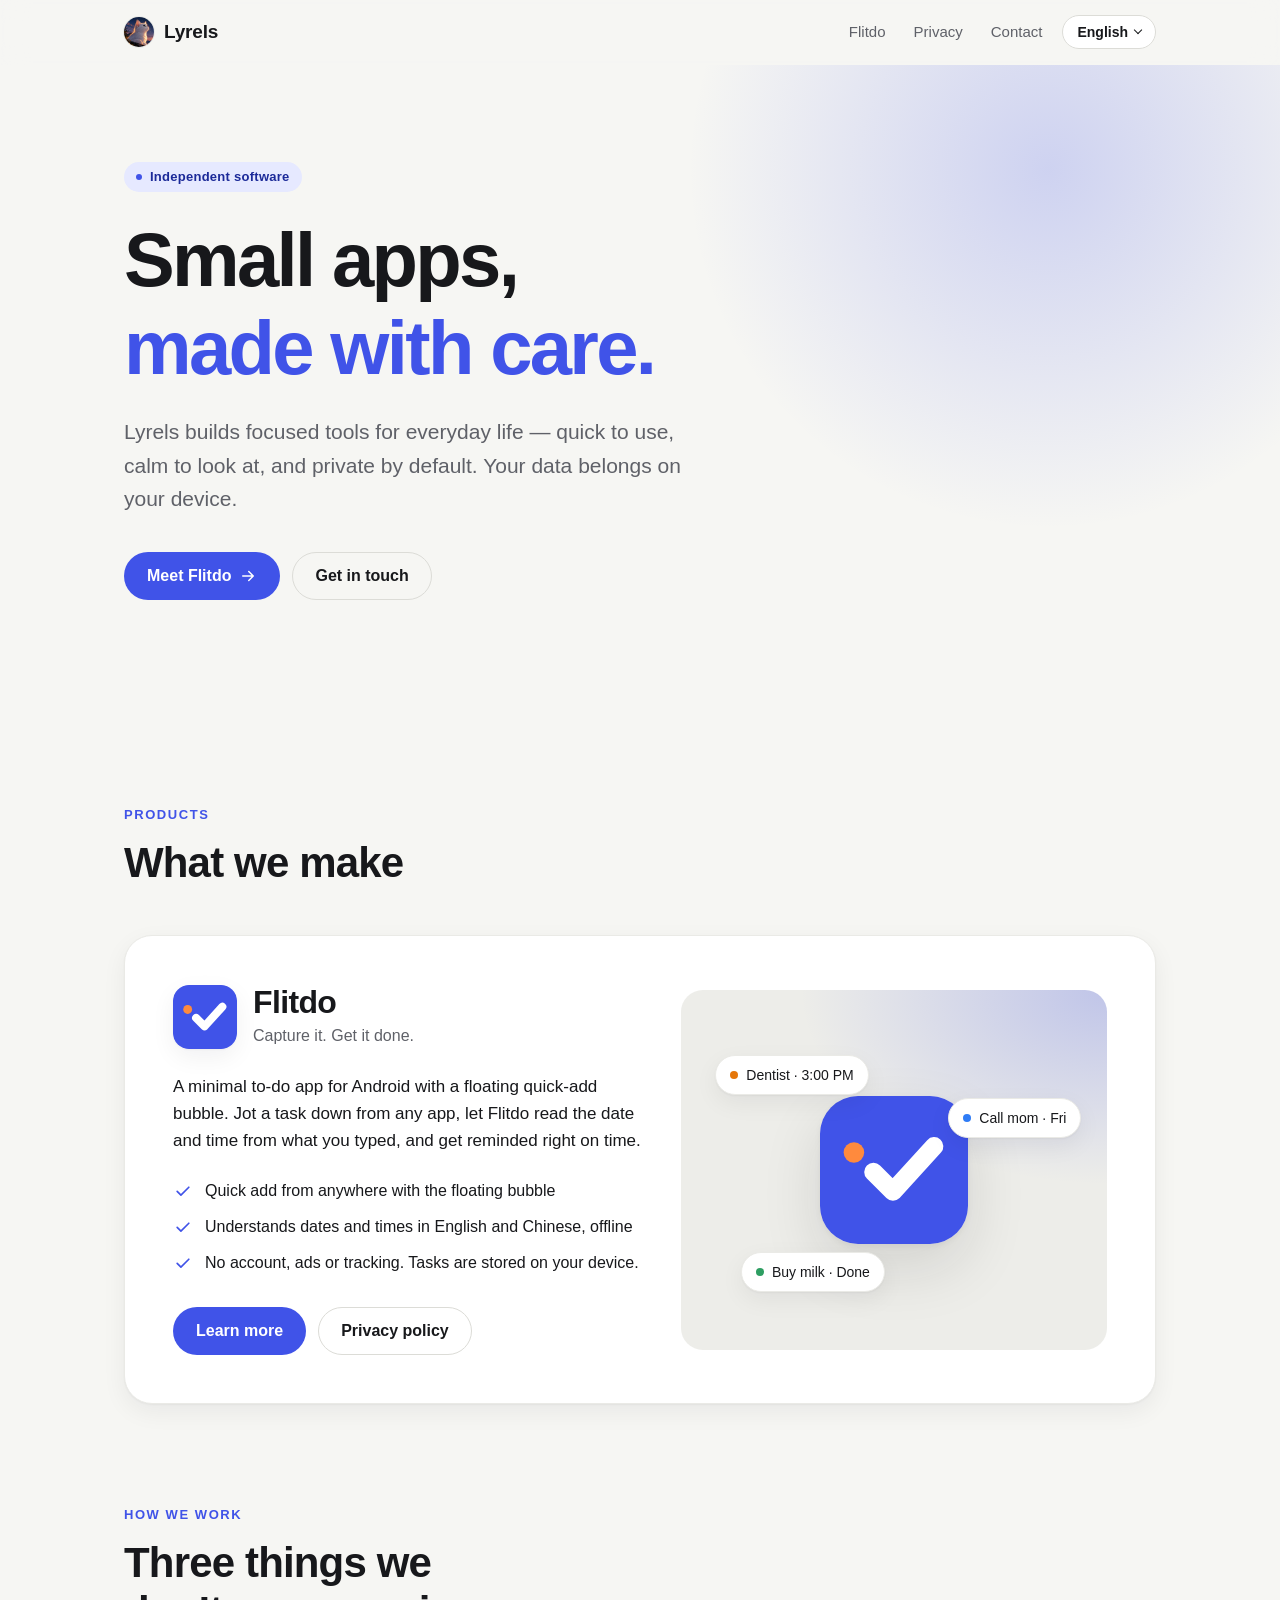
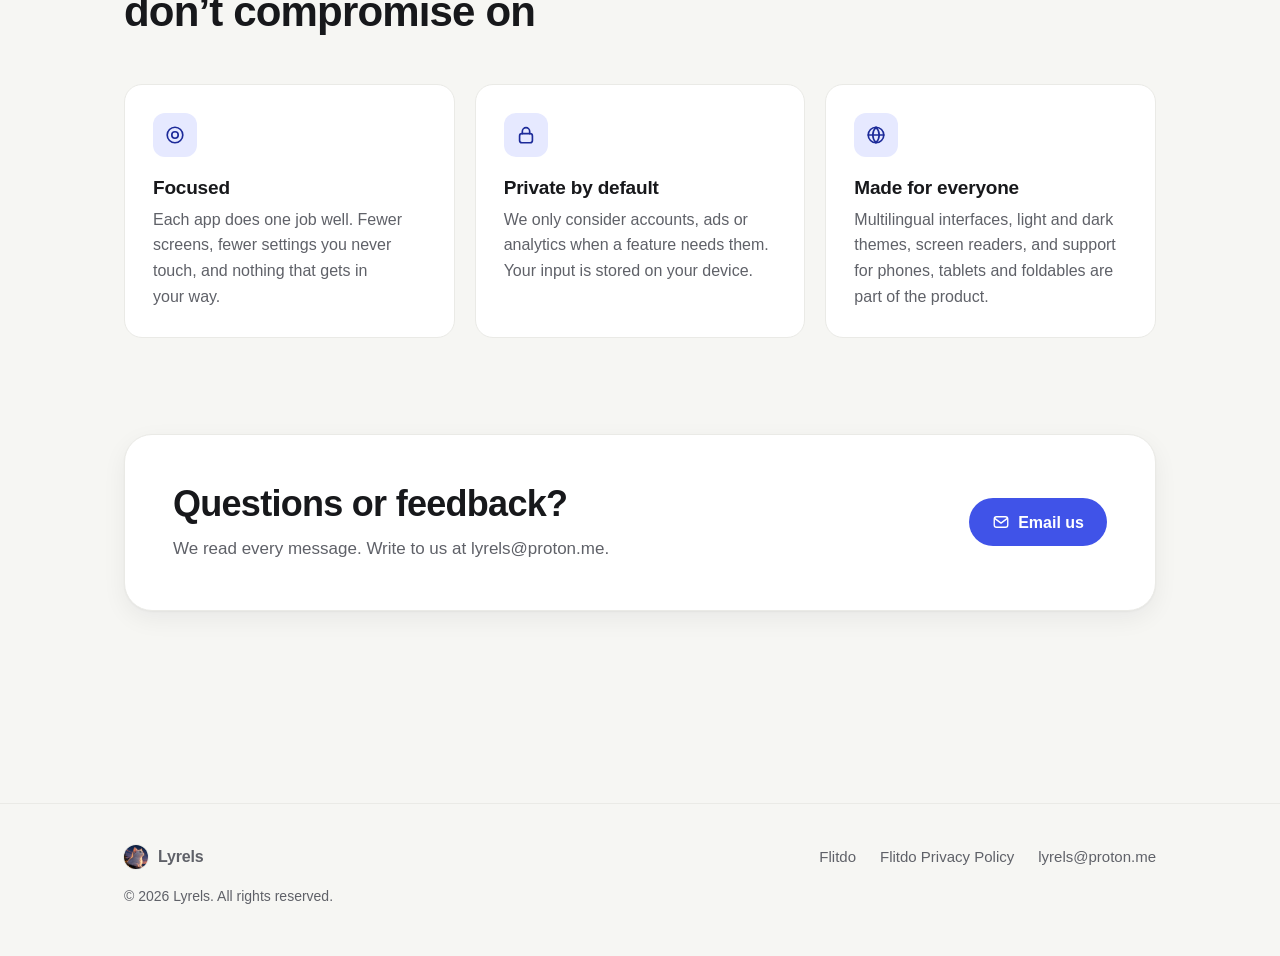
<file: index.html>
<!doctype html>
<html lang="en" data-lang="en">
<head>
  <meta charset="utf-8">
  <meta name="viewport" content="width=device-width, initial-scale=1">
  <title>Lyrels — Small apps, made with care</title>
  <meta name="title-en" content="Lyrels — Small apps, made with care">
  <meta name="title-zh" content="Lyrels — 小而专注的应用，用心打造">
  <meta name="title-zh-tw" content="Lyrels · 用心打造的小工具">
  <meta name="title-ja" content="Lyrels · 日々に役立つ小さなアプリ">
  <meta name="title-ko" content="Lyrels · 정성껏 만든 작은 앱">
  <meta name="description" content="Lyrels builds small, focused apps that respect your privacy. Meet Flitdo, a minimal Android to-do app with a floating quick-add bubble.">
  <link rel="canonical" href="https://lyrels.github.io/">
  <link rel="icon" href="/assets/img/lyrels-favicon.png" type="image/png">
  <link rel="apple-touch-icon" href="/assets/img/lyrels-touch-icon.png">
  <meta name="theme-color" content="#f6f6f3" media="(prefers-color-scheme: light)">
  <meta name="theme-color" content="#0f1013" media="(prefers-color-scheme: dark)">
  <meta property="og:type" content="website">
  <meta property="og:site_name" content="Lyrels">
  <meta property="og:title" content="Lyrels — Small apps, made with care">
  <meta property="og:description" content="Small, focused apps that respect your privacy.">
  <meta property="og:image" content="https://lyrels.github.io/assets/img/lyrels-avatar-360.jpg">
  <meta property="og:url" content="https://lyrels.github.io/">
  <script src="/assets/js/language.js?v=site-languages"></script>
  <link rel="stylesheet" href="/assets/css/site.css?v=site-languages">
  <script src="/assets/js/site.js?v=site-languages" defer></script>
</head>
<body>
  <a class="skip" href="#main"><span class="en">Skip to content</span><span class="zh">跳到正文</span><span class="zh-tw">跳至正文</span><span class="ja">本文へ移動</span><span class="ko">본문으로 이동</span></a>

  <header class="site-header">
    <div class="wrap">
      <a class="brand" href="/" aria-label="Lyrels home" data-aria-label-zh="Lyrels 首页" data-aria-label-zh-tw="Lyrels 首頁" data-aria-label-ja="Lyrels ホーム" data-aria-label-ko="Lyrels 홈">
        <img class="avatar" src="/assets/img/lyrels-avatar.jpg" alt="" width="30" height="30">
        Lyrels
      </a>
      <nav class="nav policy-nav" aria-label="Main" data-aria-label-zh="主导航" data-aria-label-zh-tw="主要導覽" data-aria-label-ja="メインナビゲーション" data-aria-label-ko="기본 탐색">
        <a href="/flitdo/">Flitdo</a>
        <a class="hide-sm" href="/flitdo/privacy/"><span class="en">Privacy</span><span class="zh">隐私政策</span><span class="zh-tw">隱私權政策</span><span class="ja">プライバシー</span><span class="ko">개인정보</span></a>
        <a class="hide-sm" href="#contact"><span class="en">Contact</span><span class="zh">联系</span><span class="zh-tw">聯絡</span><span class="ja">お問い合わせ</span><span class="ko">문의</span></a>
        <details class="policy-language-menu">
          <summary class="lang-toggle"><span class="en" lang="en">English</span><span class="zh" lang="zh-CN">简体中文</span><span class="zh-tw" lang="zh-TW">繁體中文</span><span class="ja" lang="ja">日本語</span><span class="ko" lang="ko">한국어</span></summary>
          <div class="policy-languages">
            <a href="?lang=en" lang="en" hreflang="en">English</a>
            <a href="?lang=zh-CN" lang="zh-CN" hreflang="zh-CN">简体中文</a>
            <a href="?lang=zh-TW" lang="zh-TW" hreflang="zh-TW">繁體中文</a>
            <a href="?lang=ja" lang="ja" hreflang="ja">日本語</a>
            <a href="?lang=ko" lang="ko" hreflang="ko">한국어</a>
          </div>
        </details>
      </nav>
    </div>
  </header>

  <main id="main">
    <section class="hero">
      <div class="wrap">
        <span class="badge"><span class="en">Independent software</span><span class="zh">独立软件开发</span><span class="zh-tw">獨立軟體開發</span><span class="ja">独立系ソフトウェア</span><span class="ko">독립 소프트웨어</span></span>
        <h1 style="margin-top:24px">
          <span class="en">Small apps, <span class="accent">made with care.</span></span>
          <span class="zh">小而专注的应用，<span class="accent">用心打造。</span></span>
          <span class="zh-tw">小巧專注的應用程式，<span class="accent">用心打造。</span></span>
          <span class="ja">日々に役立つ、小さなアプリを。<span class="accent">ひとつずつ丁寧に。</span></span>
          <span class="ko">일상을 위한 작은 앱, <span class="accent">정성껏 만듭니다.</span></span>
        </h1>
        <p class="lede">
          <span class="en">Lyrels builds focused tools for everyday life — quick to use, calm to look at, and private by default. Your data belongs on your device.</span>
          <span class="zh">Lyrels 为日常生活打造专注的小工具：上手快、界面安静、默认保护隐私。你的数据，应该留在你自己的设备上。</span>
          <span class="zh-tw">Lyrels 打造專注於日常需求的小工具，操作快速、介面清爽，預設重視隱私。你的資料由你掌握。</span>
          <span class="ja">Lyrels は、すばやく使えて、見た目がすっきりし、プライバシーにも配慮した日常のツールを作っています。データは自分の手元で管理できます。</span>
          <span class="ko">Lyrels는 일상에서 빠르게 쓸 수 있고 화면이 간결하며 기본적으로 개인정보를 보호하는 도구를 만듭니다. 내 데이터는 내가 관리할 수 있어야 합니다.</span>
        </p>
        <div class="actions">
          <a class="btn btn-primary" href="/flitdo/">
            <span class="en">Meet Flitdo</span><span class="zh">了解 Flitdo</span>
            <span class="zh-tw">認識 Flitdo</span>
            <span class="ja">Flitdo を見る</span>
            <span class="ko">Flitdo 소개</span>
            <svg viewBox="0 0 24 24" fill="none" stroke="currentColor" stroke-width="2" stroke-linecap="round" stroke-linejoin="round" aria-hidden="true"><path d="M5 12h14M13 6l6 6-6 6"/></svg>
          </a>
          <a class="btn btn-ghost" href="#contact"><span class="en">Get in touch</span><span class="zh">联系我们</span><span class="zh-tw">與我們聯絡</span><span class="ja">問い合わせる</span><span class="ko">문의하기</span></a>
        </div>
      </div>
    </section>

    <section class="section" id="products" aria-labelledby="products-title">
      <div class="wrap">
        <div class="section-head">
          <span class="eyebrow"><span class="en">Products</span><span class="zh">产品</span><span class="zh-tw">產品</span><span class="ja">製品</span><span class="ko">제품</span></span>
          <h2 id="products-title"><span class="en">What we make</span><span class="zh">我们的作品</span><span class="zh-tw">我們的作品</span><span class="ja">私たちが作るもの</span><span class="ko">우리가 만드는 앱</span></h2>
        </div>

        <article class="product">
          <div class="product-info">
            <div class="app-id">
              <img src="/assets/img/flitdo-icon.svg" alt="" width="64" height="64">
              <div>
                <h3>Flitdo</h3>
                <p class="tagline"><span class="en">Capture it. Get it done.</span><span class="zh">随手记下，轻松完成。</span><span class="zh-tw">隨手記下，輕鬆完成。</span><span class="ja">さっとメモして、きちんと片づける。</span><span class="ko">빠르게 적고, 제때 끝내세요.</span></p>
              </div>
            </div>
            <p class="desc">
              <span class="en">A minimal to-do app for Android with a floating quick-add bubble. Jot a task down from any app, let Flitdo read the date and time from what you typed, and get reminded right on time.</span>
              <span class="zh">一款简洁的 Android 待办应用，带有悬浮快速添加气泡。在任何应用里随手记下任务，Flitdo 会从你输入的文字中识别日期和时间，并准时提醒你。</span>
              <span class="zh-tw">一款簡潔的 Android 待辦事項應用程式，附有快速新增的懸浮按鈕。從其他應用程式也能記下待辦事項，讓 Flitdo 辨識輸入的日期與時間，並在指定時間提醒你。</span>
              <span class="ja">Android 向けのシンプルなタスク管理アプリです。フローティングバブルで他のアプリを開いたままタスクを追加できます。Flitdo が入力された日付や時刻を読み取り、時間になったらお知らせします。</span>
              <span class="ko">빠른 추가용 플로팅 버블을 갖춘 간결한 Android 할 일 앱입니다. 다른 앱을 쓰는 중에도 할 일을 적으면 Flitdo가 입력한 날짜와 시간을 인식해 제때 알려 줍니다.</span>
            </p>
            <ul>
              <li><svg viewBox="0 0 24 24" fill="none" stroke="currentColor" stroke-width="2" stroke-linecap="round" stroke-linejoin="round" aria-hidden="true"><path d="M5 12.5l4.5 4.5L19 7.5"/></svg><span><span class="en">Quick add from anywhere with the floating bubble</span><span class="zh">悬浮气泡，在任何界面快速添加</span><span class="zh-tw">用懸浮按鈕在任何畫面快速新增</span><span class="ja">フローティングバブルで他のアプリからもすばやく追加</span><span class="ko">플로팅 버블로 다른 앱에서도 빠르게 추가</span></span></li>
              <li><svg viewBox="0 0 24 24" fill="none" stroke="currentColor" stroke-width="2" stroke-linecap="round" stroke-linejoin="round" aria-hidden="true"><path d="M5 12.5l4.5 4.5L19 7.5"/></svg><span><span class="en">Understands dates and times in English and Chinese, offline</span><span class="zh">离线识别中英文日期和时间</span><span class="zh-tw">離線辨識中英文的日期與時間</span><span class="ja">英語と中国語の日付や時刻をオフラインで認識</span><span class="ko">영어와 중국어로 입력한 날짜와 시간을 오프라인에서 인식</span></span></li>
              <li><svg viewBox="0 0 24 24" fill="none" stroke="currentColor" stroke-width="2" stroke-linecap="round" stroke-linejoin="round" aria-hidden="true"><path d="M5 12.5l4.5 4.5L19 7.5"/></svg><span><span class="en">No account, ads or tracking. Tasks are stored on your device.</span><span class="zh">无需账号，无广告或追踪，任务保存在你的设备上。</span><span class="zh-tw">無需帳戶、無廣告、無追蹤，任務儲存在裝置上</span><span class="ja">アカウント不要。広告や追跡なし。タスクは端末に保存</span><span class="ko">계정, 광고, 추적 없이 할 일을 기기에 저장</span></span></li>
            </ul>
            <div class="actions">
              <a class="btn btn-primary" href="/flitdo/"><span class="en">Learn more</span><span class="zh">了解更多</span><span class="zh-tw">瞭解更多</span><span class="ja">詳しく見る</span><span class="ko">자세히 보기</span></a>
              <a class="btn btn-ghost" href="/flitdo/privacy/"><span class="en">Privacy policy</span><span class="zh">隐私政策</span><span class="zh-tw">隱私權政策</span><span class="ja">プライバシーポリシー</span><span class="ko">개인정보 처리방침</span></a>
            </div>
          </div>
          <div class="product-visual" aria-hidden="true">
            <img class="big-icon" src="/assets/img/flitdo-icon.svg" alt="" width="148" height="148">
            <span class="chip c1"><i style="background:var(--soon)"></i><span class="en">Dentist · 3:00 PM</span><span class="zh">看牙医 · 15:00</span><span class="zh-tw">看牙醫 · 15:00</span><span class="ja">歯医者 · 15:00</span><span class="ko">치과 · 오후 3:00</span></span>
            <span class="chip c2"><i style="background:var(--normal)"></i><span class="en">Call mom · Fri</span><span class="zh">给妈妈打电话 · 周五</span><span class="zh-tw">打電話給媽媽 · 週五</span><span class="ja">母に電話 · 金曜</span><span class="ko">엄마에게 전화 · 금요일</span></span>
            <span class="chip c3"><i style="background:var(--done)"></i><span class="en">Buy milk · Done</span><span class="zh">买牛奶 · 已完成</span><span class="zh-tw">買牛奶 · 已完成</span><span class="ja">牛乳を買う · 完了</span><span class="ko">우유 사기 · 완료</span></span>
          </div>
        </article>
      </div>
    </section>

    <section class="section" aria-labelledby="principles-title">
      <div class="wrap">
        <div class="section-head">
          <span class="eyebrow"><span class="en">How we work</span><span class="zh">我们的原则</span><span class="zh-tw">我們的原則</span><span class="ja">私たちの方針</span><span class="ko">우리가 일하는 방식</span></span>
          <h2 id="principles-title"><span class="en">Three things we don’t compromise on</span><span class="zh">我们坚持的三件事</span><span class="zh-tw">我們堅持的三件事</span><span class="ja">大切にしている3つのこと</span><span class="ko">우리가 중요하게 여기는 세 가지</span></h2>
        </div>
        <div class="grid-3">
          <div class="card">
            <div class="icon"><svg viewBox="0 0 24 24" fill="none" stroke="currentColor" stroke-width="1.8" stroke-linecap="round" stroke-linejoin="round" aria-hidden="true"><circle cx="12" cy="12" r="8.5"/><circle cx="12" cy="12" r="3.5"/></svg></div>
            <h3><span class="en">Focused</span><span class="zh">专注</span><span class="zh-tw">專注</span><span class="ja">機能を絞る</span><span class="ko">핵심에 집중</span></h3>
            <p><span class="en">Each app does one job well. Fewer screens, fewer settings you never touch, and nothing that gets in your way.</span><span class="zh">每个应用只把一件事做好。更少的页面，没有用不上的设置，不打扰你。</span><span class="zh-tw">每個應用程式都專心把一件事做好。減少頁面和用不到的設定，讓你專心處理眼前的事。</span><span class="ja">一つのアプリで、一つの仕事を丁寧にこなせるようにします。画面や使わない設定を減らし、作業を邪魔しません。</span><span class="ko">앱마다 한 가지 일을 잘하도록 만듭니다. 화면과 잘 쓰지 않는 설정을 줄여 하던 일에 집중할 수 있게 합니다.</span></p>
          </div>
          <div class="card">
            <div class="icon"><svg viewBox="0 0 24 24" fill="none" stroke="currentColor" stroke-width="1.8" stroke-linecap="round" stroke-linejoin="round" aria-hidden="true"><rect x="5" y="10.5" width="14" height="10" rx="2.5"/><path d="M8 10.5V8a4 4 0 0 1 8 0v2.5"/></svg></div>
            <h3><span class="en">Private by default</span><span class="zh">默认保护隐私</span><span class="zh-tw">預設保護隱私</span><span class="ja">最初からプライバシーに配慮</span><span class="ko">기본적으로 개인정보 보호</span></h3>
            <p><span class="en">We only consider accounts, ads or analytics when a feature needs them. Your input is stored on your device.</span><span class="zh">只有功能确实需要时，才考虑账号、广告或分析。你输入的内容保存在自己的设备上。</span><span class="zh-tw">功能確有需要時才考慮帳戶、廣告或分析。你輸入的內容會儲存在自己的裝置上。</span><span class="ja">機能に必要な場合に限り、アカウント、広告、分析の利用を検討します。入力した内容は端末に保存されます。</span><span class="ko">기능에 꼭 필요한 경우에만 계정, 광고, 분석 기능을 고려합니다. 입력한 내용은 내 기기에 저장됩니다.</span></p>
          </div>
          <div class="card">
            <div class="icon"><svg viewBox="0 0 24 24" fill="none" stroke="currentColor" stroke-width="1.8" stroke-linecap="round" stroke-linejoin="round" aria-hidden="true"><circle cx="12" cy="12" r="8.5"/><path d="M3.5 12h17M12 3.5c2.3 2.4 3.5 5.2 3.5 8.5s-1.2 6.1-3.5 8.5c-2.3-2.4-3.5-5.2-3.5-8.5S9.7 5.9 12 3.5z"/></svg></div>
            <h3><span class="en">Made for everyone</span><span class="zh">为每个人设计</span><span class="zh-tw">為每個人設計</span><span class="ja">誰でも使いやすく</span><span class="ko">누구나 쓰기 쉽게</span></h3>
            <p><span class="en">Multilingual interfaces, light and dark themes, screen readers, and support for phones, tablets and foldables are part of the product.</span><span class="zh">多语言界面、浅色和深色主题、读屏，以及对手机、平板和折叠屏的支持，都是产品的一部分。</span><span class="zh-tw">多語言介面、淺色與深色主題、螢幕閱讀器，以及手機、平板與摺疊螢幕支援，都是產品的一部分。</span><span class="ja">多言語、ライト・ダークテーマ、スクリーンリーダー、スマートフォン・タブレット・折りたたみ端末への対応も、製品の大切な一部です。</span><span class="ko">다국어, 밝은 테마와 어두운 테마, 화면 읽기 기능, 휴대전화와 태블릿 및 폴더블 지원까지 제품의 일부로 생각합니다.</span></p>
          </div>
        </div>
      </div>
    </section>

    <section class="section" id="contact" aria-labelledby="contact-title">
      <div class="wrap">
        <div class="contact">
          <div>
            <h2 id="contact-title"><span class="en">Questions or feedback?</span><span class="zh">有问题或建议？</span><span class="zh-tw">有問題或建議嗎？</span><span class="ja">ご質問やご意見はありますか？</span><span class="ko">질문이나 의견이 있나요?</span></h2>
            <p><span class="en">We read every message. Write to us at lyrels@proton.me.</span><span class="zh">每一封邮件我们都会认真阅读。来信请寄 lyrels@proton.me。</span><span class="zh-tw">我們會閱讀每一封來信。歡迎寄信至 lyrels@proton.me。</span><span class="ja">いただいたメールにはすべて目を通します。lyrels@proton.me までお寄せください。</span><span class="ko">보내 주신 메시지는 모두 읽습니다. lyrels@proton.me으로 연락해 주세요.</span></p>
          </div>
          <a class="btn btn-primary" href="mailto:lyrels@proton.me">
            <svg viewBox="0 0 24 24" fill="none" stroke="currentColor" stroke-width="1.8" stroke-linecap="round" stroke-linejoin="round" aria-hidden="true"><rect x="3" y="5" width="18" height="14" rx="3"/><path d="M4 7.5l8 6 8-6"/></svg>
            <span class="en">Email us</span><span class="zh">发送邮件</span>
            <span class="zh-tw">寄送電子郵件</span>
            <span class="ja">メールを送る</span>
            <span class="ko">이메일 보내기</span>
          </a>
        </div>
      </div>
    </section>
  </main>

  <footer class="site-footer">
    <div class="wrap">
      <a class="brand" href="/" aria-label="Lyrels home" data-aria-label-zh="Lyrels 首页" data-aria-label-zh-tw="Lyrels 首頁" data-aria-label-ja="Lyrels ホーム" data-aria-label-ko="Lyrels 홈">
        <img class="avatar" src="/assets/img/lyrels-avatar.jpg" alt="" width="30" height="30">
        Lyrels
      </a>
      <nav aria-label="Footer" data-aria-label-zh="页脚导航" data-aria-label-zh-tw="頁尾導覽" data-aria-label-ja="フッターナビゲーション" data-aria-label-ko="하단 탐색">
        <a href="/flitdo/">Flitdo</a>
        <a href="/flitdo/privacy/"><span class="en">Flitdo Privacy Policy</span><span class="zh">Flitdo 隐私政策</span><span class="zh-tw">Flitdo 隱私權政策</span><span class="ja">Flitdo プライバシーポリシー</span><span class="ko">Flitdo 개인정보 처리방침</span></a>
        <a href="mailto:lyrels@proton.me">lyrels@proton.me</a>
      </nav>
      <small>© <span data-year>2026</span> Lyrels. <span class="en">All rights reserved.</span><span class="zh">保留所有权利。</span><span class="zh-tw">保留所有權利。</span><span class="ja">すべての権利を留保します。</span><span class="ko">모든 권리 보유.</span></small>
    </div>
  </footer>
</body>
</html>
</file>
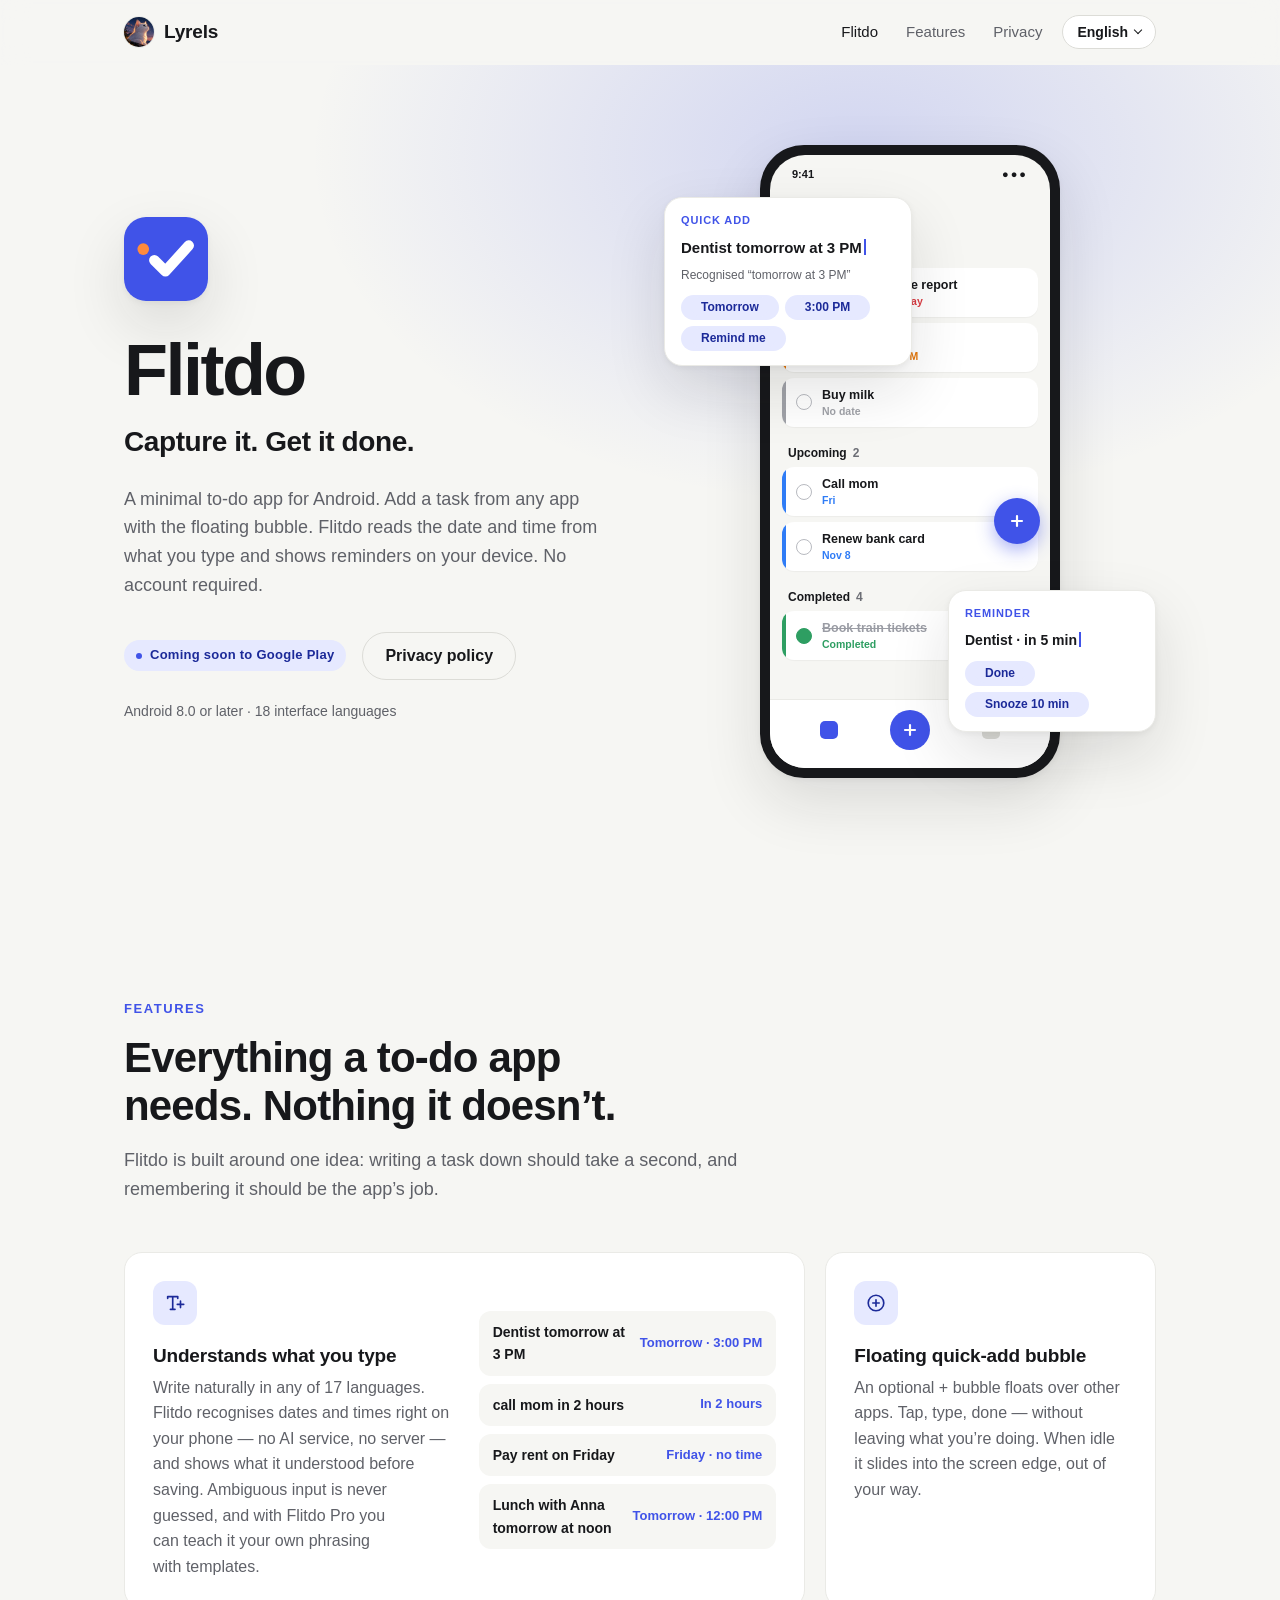
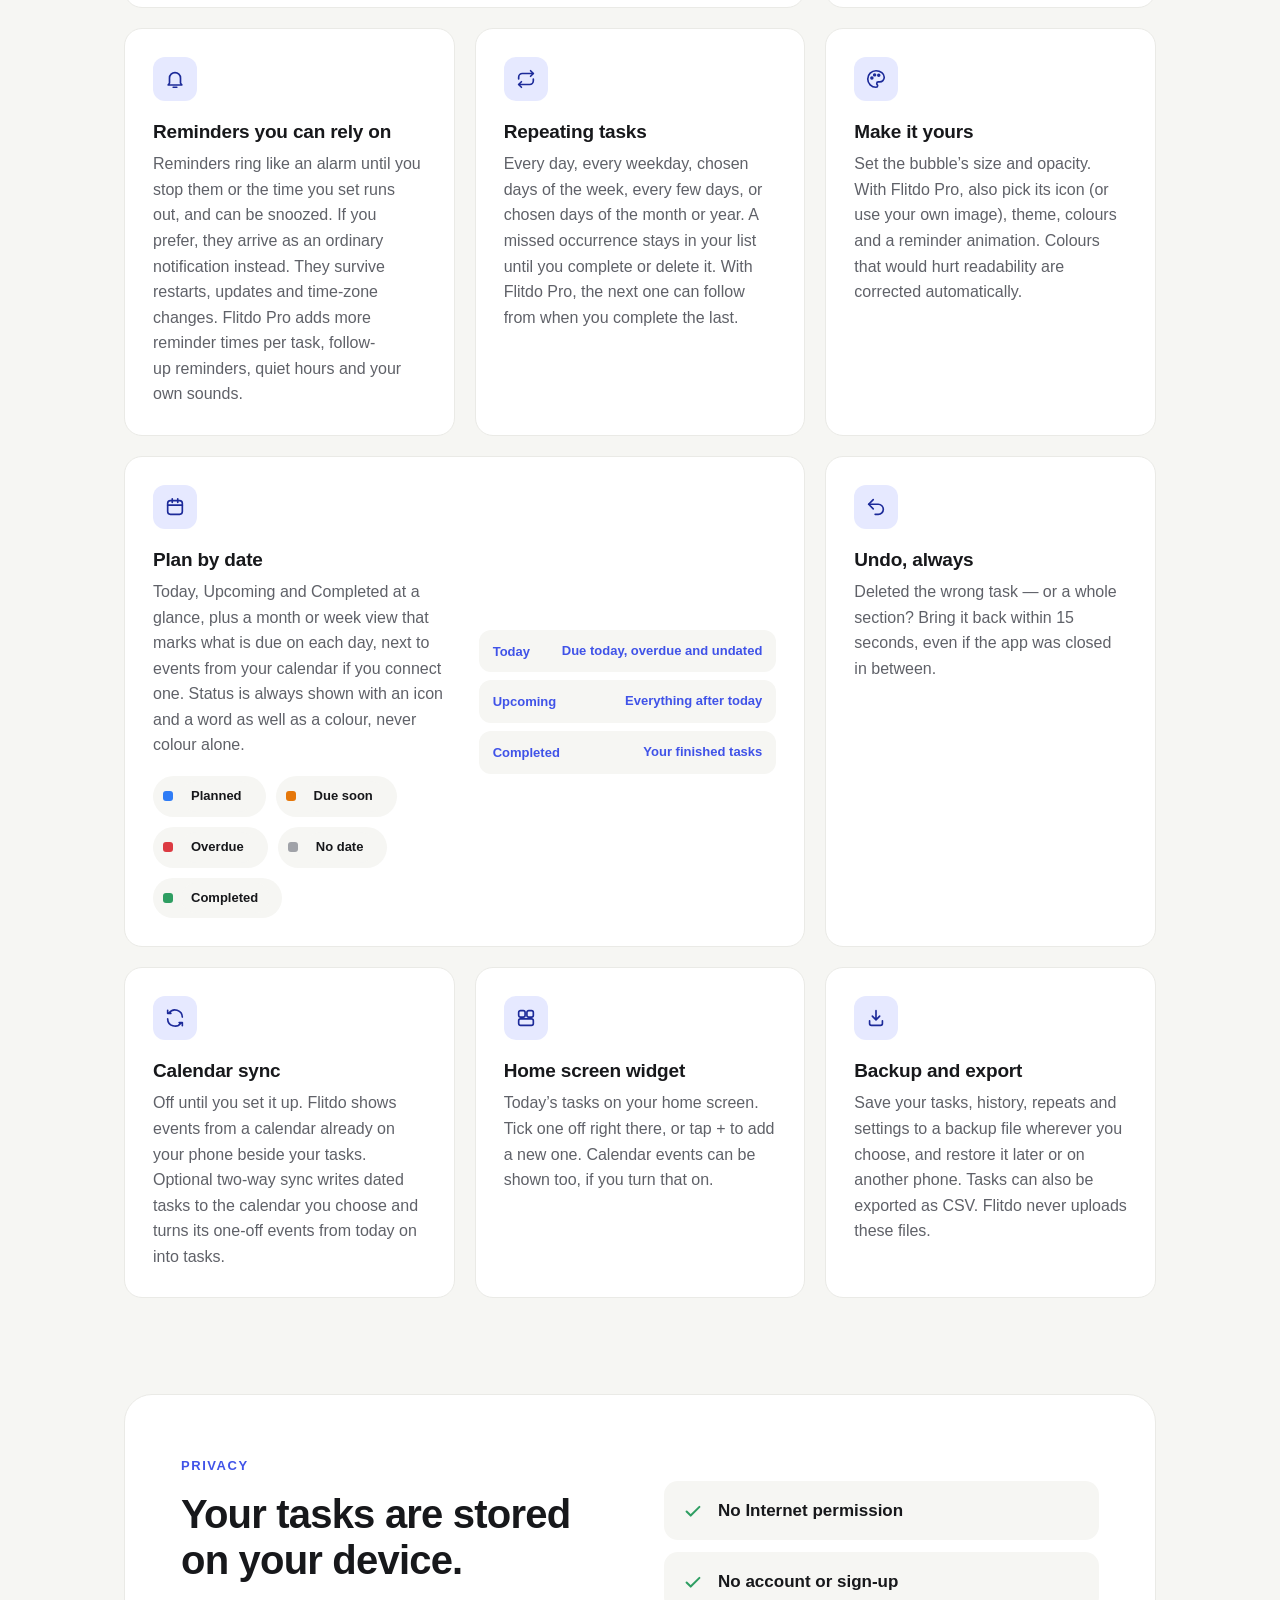
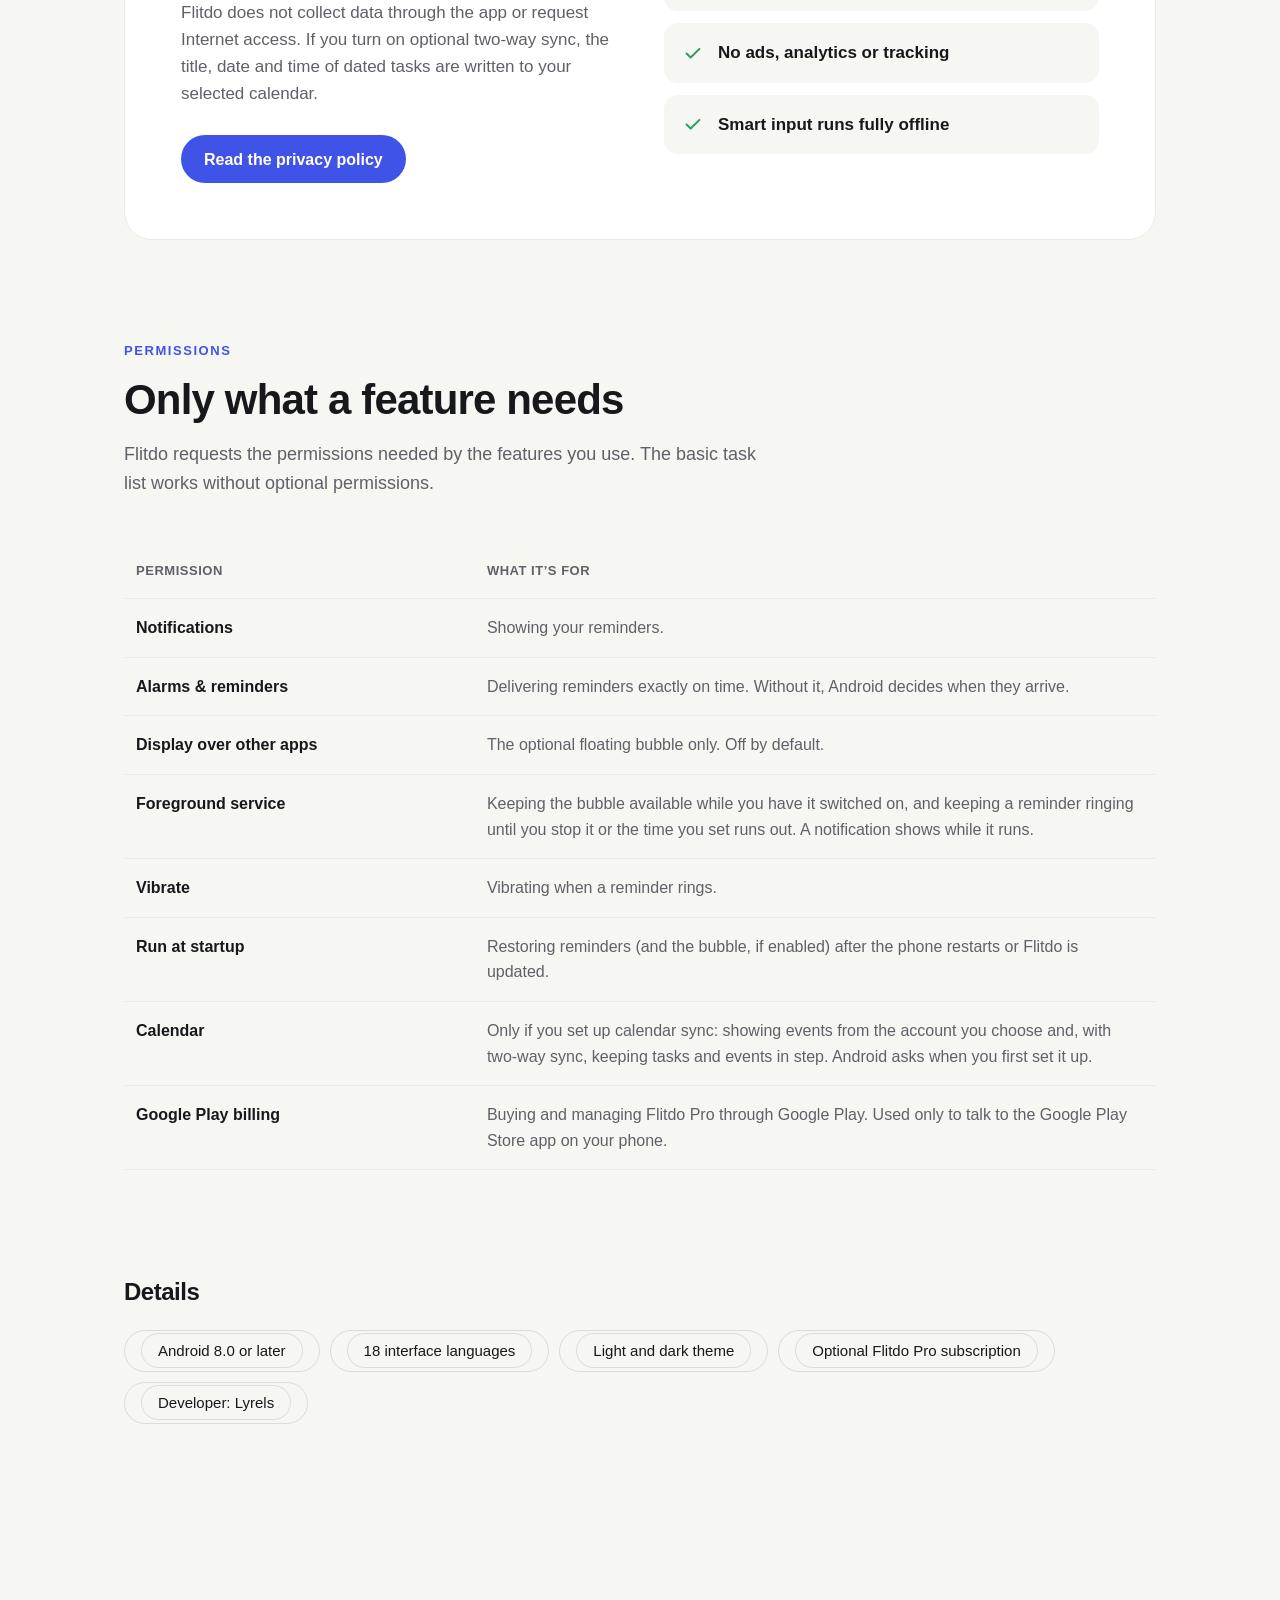
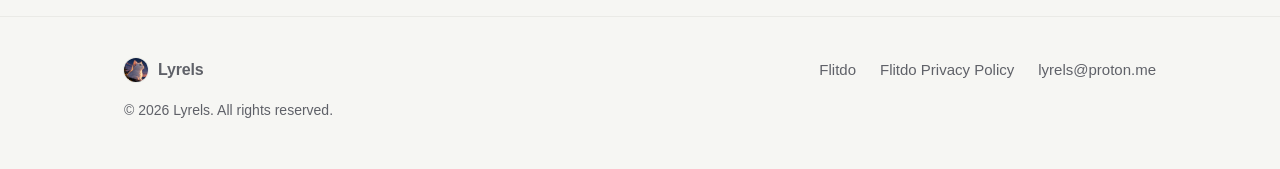
<file: flitdo/index.html>
<!doctype html>
<html lang="en" data-lang="en">
<head>
  <meta charset="utf-8">
  <meta name="viewport" content="width=device-width, initial-scale=1">
  <title>Flitdo — Capture it. Get it done.</title>
  <meta name="title-en" content="Flitdo — Capture it. Get it done.">
  <meta name="title-zh" content="Flitdo — 随手记下，轻松完成。">
  <meta name="title-zh-tw" content="Flitdo · 隨手記下，輕鬆完成">
  <meta name="title-ja" content="Flitdo · さっとメモして、きちんと片づける">
  <meta name="title-ko" content="Flitdo · 빠르게 적고, 제때 끝내세요">
  <meta name="description" content="Flitdo is a minimal Android to-do app with a floating quick-add bubble, offline date and time recognition in 17 languages, reminders that ring like an alarm, repeating tasks and optional calendar sync. No account, no ads, no tracking.">
  <link rel="canonical" href="https://lyrels.github.io/flitdo/">
  <link rel="icon" href="/assets/img/flitdo-icon.svg" type="image/svg+xml">
  <link rel="apple-touch-icon" href="/assets/img/flitdo-touch-icon.png">
  <meta name="theme-color" content="#f6f6f3" media="(prefers-color-scheme: light)">
  <meta name="theme-color" content="#0f1013" media="(prefers-color-scheme: dark)">
  <meta property="og:type" content="website">
  <meta property="og:site_name" content="Lyrels">
  <meta property="og:title" content="Flitdo — Capture it. Get it done.">
  <meta property="og:description" content="A minimal Android to-do app with a floating quick-add bubble. Your tasks stay on your phone.">
  <meta property="og:image" content="https://lyrels.github.io/assets/img/flitdo-icon-512.png">
  <meta property="og:url" content="https://lyrels.github.io/flitdo/">
  <script src="/assets/js/language.js?v=site-languages"></script>
  <link rel="stylesheet" href="/assets/css/site.css?v=site-languages">
  <script src="/assets/js/site.js?v=site-languages" defer></script>
</head>
<body>
  <a class="skip" href="#main"><span class="en">Skip to content</span><span class="zh">跳到正文</span><span class="zh-tw">跳至正文</span><span class="ja">本文へ移動</span><span class="ko">본문으로 이동</span></a>

  <header class="site-header">
    <div class="wrap">
      <a class="brand" href="/" aria-label="Lyrels home" data-aria-label-zh="Lyrels 首页" data-aria-label-zh-tw="Lyrels 首頁" data-aria-label-ja="Lyrels ホーム" data-aria-label-ko="Lyrels 홈">
        <img class="avatar" src="/assets/img/lyrels-avatar.jpg" alt="" width="30" height="30">
        Lyrels
      </a>
      <nav class="nav policy-nav" aria-label="Main" data-aria-label-zh="主导航" data-aria-label-zh-tw="主要導覽" data-aria-label-ja="メインナビゲーション" data-aria-label-ko="기본 탐색">
        <a href="/flitdo/" aria-current="page">Flitdo</a>
        <a class="hide-sm" href="#features"><span class="en">Features</span><span class="zh">功能</span><span class="zh-tw">功能</span><span class="ja">機能</span><span class="ko">기능</span></a>
        <a href="/flitdo/privacy/"><span class="en">Privacy</span><span class="zh">隐私政策</span><span class="zh-tw">隱私權政策</span><span class="ja">プライバシー</span><span class="ko">개인정보</span></a>
        <details class="policy-language-menu">
          <summary class="lang-toggle"><span class="en" lang="en">English</span><span class="zh" lang="zh-CN">简体中文</span><span class="zh-tw" lang="zh-TW">繁體中文</span><span class="ja" lang="ja">日本語</span><span class="ko" lang="ko">한국어</span></summary>
          <div class="policy-languages">
            <a href="?lang=en" lang="en" hreflang="en">English</a>
            <a href="?lang=zh-CN" lang="zh-CN" hreflang="zh-CN">简体中文</a>
            <a href="?lang=zh-TW" lang="zh-TW" hreflang="zh-TW">繁體中文</a>
            <a href="?lang=ja" lang="ja" hreflang="ja">日本語</a>
            <a href="?lang=ko" lang="ko" hreflang="ko">한국어</a>
          </div>
        </details>
      </nav>
    </div>
  </header>

  <main id="main">
    <section class="app-hero">
      <div class="wrap">
        <div>
          <img class="app-icon" src="/assets/img/flitdo-icon.svg" alt="Flitdo app icon" data-alt-zh="Flitdo 应用图标" data-alt-zh-tw="Flitdo 應用程式圖示" data-alt-ja="Flitdo のアプリアイコン" data-alt-ko="Flitdo 앱 아이콘" width="84" height="84">
          <h1>Flitdo</h1>
          <p class="tag"><span class="en">Capture it. Get it done.</span><span class="zh">随手记下，轻松完成。</span><span class="zh-tw">隨手記下，輕鬆完成。</span><span class="ja">さっとメモして、きちんと片づける。</span><span class="ko">빠르게 적고, 제때 끝내세요.</span></p>
          <p class="lede">
            <span class="en">A minimal to-do app for Android. Add a task from any app with the floating bubble. Flitdo reads the date and time from what you type and shows reminders on your device. No account required.</span>
            <span class="zh">一款简洁的 Android 待办应用。通过悬浮气泡在任何应用里添加任务，Flitdo 会识别你输入的日期和时间，并在设备上发出提醒。无需账号。</span>
            <span class="zh-tw">一款簡潔的 Android 待辦事項應用程式。用懸浮按鈕在任何畫面新增任務，Flitdo 會辨識你輸入的日期和時間，並在裝置上發出提醒。無須帳戶。</span>
            <span class="ja">Android 向けのシンプルなタスク管理アプリです。フローティングバブルでどのアプリからでもタスクを追加できます。入力した日付や時刻を Flitdo が認識し、端末でリマインダーを表示します。アカウントは不要です。</span>
            <span class="ko">간결한 Android 할 일 앱입니다. 플로팅 버블로 다른 앱을 쓰는 중에도 할 일을 추가할 수 있습니다. Flitdo가 입력한 날짜와 시간을 인식하고 기기에서 알림을 표시합니다. 계정이 필요하지 않습니다.</span>
          </p>
          <div class="actions">
            <span class="badge"><span class="en">Coming soon to Google Play</span><span class="zh">即将登陆 Google Play</span><span class="zh-tw">即將在 Google Play 推出</span><span class="ja">Google Play で近日公開</span><span class="ko">Google Play 출시 예정</span></span>
            <a class="btn btn-ghost" href="/flitdo/privacy/"><span class="en">Privacy policy</span><span class="zh">隐私政策</span><span class="zh-tw">隱私權政策</span><span class="ja">プライバシーポリシー</span><span class="ko">개인정보 처리방침</span></a>
          </div>
          <p class="meta"><span class="en">Android 8.0 or later · 18 interface languages</span><span class="zh">Android 8.0 及以上 · 18 种界面语言</span><span class="zh-tw">Android 8.0 以上 · 18 種介面語言</span><span class="ja">Android 8.0 以降 · 18 言語対応</span><span class="ko">Android 8.0 이상 · 18개 언어 지원</span></p>
        </div>

        <div class="stage" role="img" aria-label="Flitdo task list with a floating quick-add bubble" data-aria-label-zh="带悬浮快速添加气泡的 Flitdo 任务列表" data-aria-label-zh-tw="附有懸浮快速新增按鈕的 Flitdo 任務列表" data-aria-label-ja="フローティングバブル付きの Flitdo タスクリスト" data-aria-label-ko="빠른 추가용 플로팅 버블이 있는 Flitdo 할 일 목록" >
          <div class="float-card fc-1" aria-hidden="true">
            <div class="fc-label"><span class="en">Quick add</span><span class="zh">快速添加</span><span class="zh-tw">快速新增</span><span class="ja">クイック追加</span><span class="ko">빠른 추가</span></div>
            <div class="typed"><span class="en">Dentist tomorrow at 3 PM</span><span class="zh">明天下午三点看牙医</span><span class="zh-tw">明天下午三點看牙醫</span><span class="ja" lang="ja">明日午後三時に歯医者</span><span class="ko" lang="ko">내일 오후 세 시에 치과</span></div>
            <div class="recog"><span class="en">Recognised “tomorrow at 3 PM”</span><span class="zh">已识别“明天下午三点”</span><span class="zh-tw">已辨識「明天下午三點」</span><span class="ja">「明日午後三時」を認識</span><span class="ko">‘내일 오후 세 시’ 인식</span></div>
            <div class="chips"><span><span class="en">Tomorrow</span><span class="zh">明天</span><span class="zh-tw">明天</span><span class="ja">明日</span><span class="ko">내일</span></span><span><span class="en">3:00 PM</span><span class="zh">15:00</span><span class="zh-tw">15:00</span><span class="ja">15:00</span><span class="ko">오후 3:00</span></span><span><span class="en">Remind me</span><span class="zh">提醒我</span><span class="zh-tw">提醒我</span><span class="ja">リマインダーを設定</span><span class="ko">알림 받기</span></span></div>
          </div>

          <div class="phone" aria-hidden="true">
            <div class="screen">
              <div class="status"><span>9:41</span><span>●●●</span></div>
              <div class="bar-title"><span class="en">Tasks</span><span class="zh">任务</span><span class="zh-tw">任務</span><span class="ja">タスク</span><span class="ko">할 일</span></div>
              <div class="group">
                <div class="group-h"><span class="en">Today</span><span class="zh">今天</span><span class="zh-tw">今天</span><span class="ja">今日</span><span class="ko">오늘</span> <em>3</em></div>
                <div class="row" style="--s:#dc3b42"><span class="tick"></span><span class="t"><b><span class="en">Submit expense report</span><span class="zh">提交报销单</span><span class="zh-tw">送出報銷單</span><span class="ja">経費精算書を提出する</span><span class="ko">경비 보고서 제출</span></b><small><span class="en">Overdue · Yesterday</span><span class="zh">已逾期 · 昨天</span><span class="zh-tw">已逾期 · 昨天</span><span class="ja">期限切れ · 昨日</span><span class="ko">기한 지남 · 어제</span></small></span></div>
                <div class="row" style="--s:#e5770a"><span class="tick"></span><span class="t"><b><span class="en">Dentist</span><span class="zh">看牙医</span><span class="zh-tw">看牙醫</span><span class="ja">歯医者</span><span class="ko">치과</span></b><small><span class="en">Due soon · 3:00 PM</span><span class="zh">即将到期 · 15:00</span><span class="zh-tw">即將到期 · 15:00</span><span class="ja">まもなく期限 · 15:00</span><span class="ko">곧 마감 · 오후 3:00</span></small></span></div>
                <div class="row" style="--s:#a0a2a8"><span class="tick"></span><span class="t"><b><span class="en">Buy milk</span><span class="zh">买牛奶</span><span class="zh-tw">買牛奶</span><span class="ja">牛乳を買う</span><span class="ko">우유 사기</span></b><small><span class="en">No date</span><span class="zh">无日期</span><span class="zh-tw">無日期</span><span class="ja">日付なし</span><span class="ko">날짜 없음</span></small></span></div>
              </div>
              <div class="group">
                <div class="group-h"><span class="en">Upcoming</span><span class="zh">即将到来</span><span class="zh-tw">即將到來</span><span class="ja">今後</span><span class="ko">예정</span> <em>2</em></div>
                <div class="row" style="--s:#2f7cf6"><span class="tick"></span><span class="t"><b><span class="en">Call mom</span><span class="zh">给妈妈打电话</span><span class="zh-tw">打電話給媽媽</span><span class="ja">母に電話する</span><span class="ko">엄마에게 전화</span></b><small><span class="en">Fri</span><span class="zh">周五</span><span class="zh-tw">週五</span><span class="ja">金曜</span><span class="ko">금요일</span></small></span></div>
                <div class="row" style="--s:#2f7cf6"><span class="tick"></span><span class="t"><b><span class="en">Renew bank card</span><span class="zh">去银行换卡</span><span class="zh-tw">更換銀行卡</span><span class="ja">銀行のカードを更新する</span><span class="ko">은행 카드 갱신</span></b><small><span class="en">Nov 8</span><span class="zh">11月8日</span><span class="zh-tw">11 月 8 日</span><span class="ja">11月8日</span><span class="ko">11월 8일</span></small></span></div>
              </div>
              <div class="group">
                <div class="group-h"><span class="en">Completed</span><span class="zh">已完成</span><span class="zh-tw">已完成</span><span class="ja">完了</span><span class="ko">완료</span> <em>4</em></div>
                <div class="row is-done" style="--s:#2e9e62"><span class="tick"></span><span class="t"><b><span class="en">Book train tickets</span><span class="zh">订火车票</span><span class="zh-tw">訂火車票</span><span class="ja">電車の切符を予約する</span><span class="ko">기차표 예매</span></b><small><span class="en">Completed</span><span class="zh">已完成</span><span class="zh-tw">已完成</span><span class="ja">完了</span><span class="ko">완료</span></small></span></div>
              </div>
              <div class="bubble"><svg viewBox="0 0 24 24" fill="none" stroke="#fff" stroke-width="2.6" stroke-linecap="round"><path d="M12 6v12M6 12h12"/></svg></div>
              <div class="nav-bar">
                <i class="on"></i>
                <span class="add"><svg viewBox="0 0 24 24" fill="none" stroke="#fff" stroke-width="2.6" stroke-linecap="round"><path d="M12 6v12M6 12h12"/></svg></span>
                <i></i>
              </div>
            </div>
          </div>

          <div class="float-card fc-2" aria-hidden="true">
            <div class="fc-label"><span class="en">Reminder</span><span class="zh">提醒</span><span class="zh-tw">提醒</span><span class="ja">リマインダー</span><span class="ko">알림</span></div>
            <div class="typed" style="font-size:14px"><span class="en">Dentist · in 5 min</span><span class="zh">看牙医 · 5 分钟后</span><span class="zh-tw">看牙醫 · 5 分鐘後</span><span class="ja">歯医者 · 5分後</span><span class="ko">치과 · 5분 후</span></div>
            <div class="chips"><span><span class="en">Done</span><span class="zh">完成</span><span class="zh-tw">完成</span><span class="ja">完了</span><span class="ko">완료</span></span><span><span class="en">Snooze 10 min</span><span class="zh">稍后 10 分钟</span><span class="zh-tw">稍後 10 分鐘</span><span class="ja">10分後に再通知</span><span class="ko">10분 후 다시 알림</span></span></div>
          </div>
        </div>
      </div>
    </section>

    <section class="section" id="features" aria-labelledby="features-title">
      <div class="wrap">
        <div class="section-head">
          <span class="eyebrow"><span class="en">Features</span><span class="zh">功能</span><span class="zh-tw">功能</span><span class="ja">機能</span><span class="ko">기능</span></span>
          <h2 id="features-title"><span class="en">Everything a to-do app needs. Nothing it doesn’t.</span><span class="zh">待办应用该有的都有，不该有的一样没有。</span><span class="zh-tw">把待辦事項處理好所需的功能。</span><span class="ja">タスク管理に必要な機能を、シンプルに。</span><span class="ko">할 일을 관리하는 데 필요한 기능을 간결하게 담았습니다.</span></h2>
          <p><span class="en">Flitdo is built around one idea: writing a task down should take a second, and remembering it should be the app’s job.</span><span class="zh">Flitdo 围绕一个想法打造：记下一件事只该花一秒钟，记住它是应用的事。</span><span class="zh-tw">Flitdo 的出發點很簡單。記下任務只要一秒，接下來交給應用程式幫你記住。</span><span class="ja">タスクを記録するのは一瞬。あとはアプリに覚えておいてもらう。Flitdo はそのために作りました。</span><span class="ko">할 일은 빠르게 적고, 기억하는 일은 앱에 맡기세요. Flitdo는 이 생각에서 시작했습니다.</span></p>
        </div>

        <div class="features">
          <article class="feature wide">
            <div>
              <div class="icon"><svg viewBox="0 0 24 24" fill="none" stroke="currentColor" stroke-width="1.8" stroke-linecap="round" stroke-linejoin="round" aria-hidden="true"><path d="M4 7V5h11v2M9.5 5v14M7 19h5"/><path d="M18 10v7M14.5 13.5h7"/></svg></div>
              <h3><span class="en">Understands what you type</span><span class="zh">读懂你写的时间</span><span class="zh-tw">辨識你輸入的日期與時間</span><span class="ja">入力した日付と時刻を読み取る</span><span class="ko">입력한 날짜와 시간을 인식</span></h3>
              <p>
                <span class="en">Write naturally in any of 17 languages. Flitdo recognises dates and times right on your phone — no AI service, no server — and shows what it understood before saving. Ambiguous input is never guessed, and with Flitdo Pro you can teach it your own phrasing with templates.</span>
                <span class="zh">用 17 种语言中的任意一种自然地写。Flitdo 直接在手机上识别日期和时间——不用 AI 服务，也不连服务器——保存前会先告诉你它识别到了什么。有歧义的输入绝不瞎猜；有了 Flitdo Pro，你还可以用模板教它认识你自己的说法。</span>
                <span class="zh-tw">可用 17 種語言自然地輸入。Flitdo 不透過 AI 服務或伺服器，直接在手機上辨識日期與時間，並在儲存前顯示辨識結果。意思不明確時不會猜測；使用 Flitdo Pro，還可以用範本教它辨識自己的說法。</span>
                <span class="ja">17 の言語で自然に入力できます。Flitdo は AI サービスやサーバーを使わず、端末上で日付や時刻を読み取ります。保存前に認識結果を確認でき、曖昧な入力は推測しません。Flitdo Pro では、テンプレートで自分の言い回しも登録できます。</span>
                <span class="ko">17개 언어로 자연스럽게 입력하세요. Flitdo는 AI 서비스나 서버 없이 기기에서 날짜와 시간을 인식하고 저장 전에 결과를 보여 줍니다. 모호한 입력은 추측하지 않으며, Flitdo Pro에서는 템플릿에 나만의 표현을 등록할 수 있습니다.</span>
              </p>
            </div>
            <div class="examples" aria-label="Examples" data-aria-label-zh="示例" data-aria-label-zh-tw="範例" data-aria-label-ja="入力例" data-aria-label-ko="예시">
              <div class="en" lang="en"><q>Dentist tomorrow at 3 PM</q><span>Tomorrow · 3:00 PM</span></div>
              <div class="en" lang="en"><q>call mom in 2 hours</q><span>In 2 hours</span></div>
              <div class="en" lang="en"><q>Pay rent on Friday</q><span>Friday · no time</span></div>
              <div class="en" lang="en"><q>Lunch with Anna tomorrow at noon</q><span>Tomorrow · 12:00 PM</span></div>
              <div class="zh" lang="zh-CN"><q>明天下午三点开会</q><span>明天 · 15:00</span></div>
              <div class="zh" lang="zh-CN"><q>两小时后给妈妈打电话</q><span>2 小时后</span></div>
              <div class="zh" lang="zh-CN"><q>周五去银行换卡</q><span>周五 · 不设时间</span></div>
              <div class="zh" lang="zh-CN"><q>提醒我明早8点交报告</q><span>明天 · 08:00</span></div>
              <div class="zh-tw" lang="zh-TW"><q>明天下午三點開會</q><span>明天 · 15:00</span></div>
              <div class="zh-tw" lang="zh-TW"><q>兩小時後打電話給媽媽</q><span>2 小時後</span></div>
              <div class="zh-tw" lang="zh-TW"><q>週五去銀行換卡</q><span>週五 · 不設時間</span></div>
              <div class="zh-tw" lang="zh-TW"><q>提醒我明早8點交報告</q><span>明天 · 08:00</span></div>
              <div class="ja" lang="ja"><q>明日午後三時半に会議</q><span>明日 · 15:30</span></div>
              <div class="ja" lang="ja"><q>二時間後に電話</q><span>2時間後</span></div>
              <div class="ja" lang="ja"><q>金曜日に買い物</q><span>金曜 · 時刻指定なし</span></div>
              <div class="ja" lang="ja"><q>明日正午に昼食</q><span>明日 · 12:00</span></div>
              <div class="ko" lang="ko"><q>내일 오후 세 시 반에 회의</q><span>내일 · 오후 3:30</span></div>
              <div class="ko" lang="ko"><q>두 시간 뒤에 전화</q><span>2시간 후</span></div>
              <div class="ko" lang="ko"><q>금요일에 장보기</q><span>금요일 · 시간 지정 없음</span></div>
              <div class="ko" lang="ko"><q>내일 정오에 점심</q><span>내일 · 오후 12:00</span></div>
            </div>
          </article>

          <article class="feature">
            <div class="icon"><svg viewBox="0 0 24 24" fill="none" stroke="currentColor" stroke-width="1.8" stroke-linecap="round" stroke-linejoin="round" aria-hidden="true"><circle cx="12" cy="12" r="8.5"/><path d="M12 8.5v7M8.5 12h7"/></svg></div>
            <h3><span class="en">Floating quick-add bubble</span><span class="zh">悬浮快速添加气泡</span><span class="zh-tw">懸浮快速新增按鈕</span><span class="ja">フローティングバブルでクイック追加</span><span class="ko">빠른 추가용 플로팅 버블</span></h3>
            <p><span class="en">An optional + bubble floats over other apps. Tap, type, done — without leaving what you’re doing. When idle it slides into the screen edge, out of your way.</span><span class="zh">可选的 + 气泡悬浮在其他应用之上。点一下、输入、完成，不必离开手头的事。闲置时会滑进屏幕边缘，不挡视线。</span><span class="zh-tw">選用的「+」按鈕可懸浮在其他應用程式上方。輕點並輸入即可新增，不必離開目前的畫面。閒置時會收進螢幕邊緣。</span><span class="ja">オプションの「+」バブルを他のアプリの上に表示できます。今の画面を離れず、タップして入力するだけ。使っていないときは画面端に収まります。</span><span class="ko">선택 사항인 ‘+’ 버블을 다른 앱 위에 띄울 수 있습니다. 현재 화면을 떠나지 않고 눌러서 입력하면 됩니다. 사용하지 않을 때는 화면 가장자리로 들어갑니다.</span></p>
          </article>

          <article class="feature">
            <div class="icon"><svg viewBox="0 0 24 24" fill="none" stroke="currentColor" stroke-width="1.8" stroke-linecap="round" stroke-linejoin="round" aria-hidden="true"><path d="M6 16.5V11a6 6 0 0 1 12 0v5.5l1.5 2h-15z"/><path d="M10 21h4"/></svg></div>
            <h3><span class="en">Reminders you can rely on</span><span class="zh">可靠的提醒</span><span class="zh-tw">可靠的提醒</span><span class="ja">頼れるリマインダー</span><span class="ko">믿을 수 있는 알림</span></h3>
            <p><span class="en">Reminders ring like an alarm until you stop them or the time you set runs out, and can be snoozed. If you prefer, they arrive as an ordinary notification instead. They survive restarts, updates and time-zone changes. Flitdo Pro adds more reminder times per task, follow-up reminders, quiet hours and your own sounds.</span><span class="zh">提醒会像闹钟一样响铃，直到你停止或到达你设定的时长，也可以稍后提醒；如果你愿意，也可以改成普通通知。重启、更新、切换时区后依然有效。Flitdo Pro 还能为每个任务添加更多提醒时间、后续提醒、免打扰时段和自定义提示音。</span><span class="zh-tw">提醒會像鬧鐘一樣響鈴，直到你停止提醒或設定的時間結束，也可以稍後再提醒；你也可以改用一般通知。重新啟動、更新或變更時區後，提醒仍會保留。Flitdo Pro 還能為每個任務新增更多提醒時間、後續提醒、勿擾時段及自訂音效。</span><span class="ja">リマインダーは、停止するか設定した時間が経過するまでアラームのように鳴り、再通知もできます。通常の通知に切り替えることもできます。再起動、アップデート、タイムゾーンの変更後も維持されます。Flitdo Pro では、タスクごとに通知時刻を追加したり、フォローアップ通知、通知を控える時間帯、好きな音を設定したりできます。</span><span class="ko">알림은 멈추거나 설정한 시간이 끝날 때까지 알람처럼 울리며 다시 알림도 할 수 있습니다. 원하면 일반 알림으로 받을 수도 있습니다. 재시작, 업데이트, 시간대 변경 후에도 유지됩니다. Flitdo Pro에서는 할 일마다 알림 시간을 더 추가하고 후속 알림, 방해 금지 시간대, 나만의 소리를 설정할 수 있습니다.</span></p>
          </article>

          <article class="feature">
            <div class="icon"><svg viewBox="0 0 24 24" fill="none" stroke="currentColor" stroke-width="1.8" stroke-linecap="round" stroke-linejoin="round" aria-hidden="true"><path d="M17 3l3 3-3 3"/><path d="M4 12v-2a4 4 0 0 1 4-4h12"/><path d="M7 21l-3-3 3-3"/><path d="M20 12v2a4 4 0 0 1-4 4H4"/></svg></div>
            <h3><span class="en">Repeating tasks</span><span class="zh">重复任务</span><span class="zh-tw">重複任務</span><span class="ja">繰り返しタスク</span><span class="ko">반복 할 일</span></h3>
            <p><span class="en">Every day, every weekday, chosen days of the week, every few days, or chosen days of the month or year. A missed occurrence stays in your list until you complete or delete it. With Flitdo Pro, the next one can follow from when you complete the last.</span><span class="zh">每天、每个工作日、每周指定几天、每隔几天，或每月、每年的指定日期。错过的那次会留在列表里，直到你完成或删除它。有了 Flitdo Pro，还可以从完成上一次的时间起算下一次。</span><span class="zh-tw">每天、每個工作日、指定星期幾、每隔幾天，或每月、每年的指定日期。錯過的項目會保留在清單中，直到你完成或刪除。使用 Flitdo Pro，下一次還可以從你完成上一次的時間起算。</span><span class="ja">毎日、平日、指定の曜日、数日おき、毎月・毎年の指定日に設定できます。見逃した回は、完了するか削除するまでリストに残ります。Flitdo Pro では、前の回を完了した日から次の回を設定することもできます。</span><span class="ko">매일, 평일, 지정 요일, 며칠 간격, 매월·매년 지정한 날짜에 반복할 수 있습니다. 놓친 항목은 완료하거나 삭제할 때까지 목록에 남습니다. Flitdo Pro에서는 이전 항목을 완료한 날부터 다음 항목을 시작할 수도 있습니다.</span></p>
          </article>

          <article class="feature">
            <div class="icon"><svg viewBox="0 0 24 24" fill="none" stroke="currentColor" stroke-width="1.8" stroke-linecap="round" stroke-linejoin="round" aria-hidden="true"><path d="M12 3a9 9 0 1 0 0 18c1.1 0 1.8-.8 1.8-1.7 0-.5-.2-.9-.5-1.2-.3-.3-.5-.7-.5-1.2 0-.9.8-1.7 1.7-1.7H16a5 5 0 0 0 5-5c0-4-4-7.2-9-7.2z"/><circle cx="7.5" cy="11" r="1"/><circle cx="10.5" cy="7.5" r="1"/><circle cx="15" cy="8" r="1"/></svg></div>
            <h3><span class="en">Make it yours</span><span class="zh">按你的喜好定制</span><span class="zh-tw">打造自己的介面</span><span class="ja">自分好みに設定</span><span class="ko">내 취향대로 설정</span></h3>
            <p><span class="en">Set the bubble’s size and opacity. With Flitdo Pro, also pick its icon (or use your own image), theme, colours and a reminder animation. Colours that would hurt readability are corrected automatically.</span><span class="zh">可以调整气泡的大小和透明度。有了 Flitdo Pro，还能自选图标（也可以用自己的图片）、主题、颜色和提醒动画。影响可读性的配色会被自动修正。</span><span class="zh-tw">可調整懸浮按鈕的大小和透明度。使用 Flitdo Pro，還能選擇圖示、主題、配色和提醒動畫，也能使用自己的圖片。影響可讀性的配色會自動調整。</span><span class="ja">バブルのサイズと透明度を調整できます。Flitdo Pro では、アイコンや自分の画像、テーマ、色、通知アニメーションも選べます。読みにくい色の組み合わせは自動で調整されます。</span><span class="ko">버블의 크기와 투명도를 조절할 수 있습니다. Flitdo Pro에서는 아이콘, 테마, 색상과 알림 애니메이션도 선택하고 직접 준비한 이미지도 쓸 수 있습니다. 읽기 어려운 색상 조합은 자동으로 조정됩니다.</span></p>
          </article>

          <article class="feature wide">
            <div>
              <div class="icon"><svg viewBox="0 0 24 24" fill="none" stroke="currentColor" stroke-width="1.8" stroke-linecap="round" stroke-linejoin="round" aria-hidden="true"><rect x="4" y="5" width="16" height="15" rx="3"/><path d="M4 10h16M9 3v4M15 3v4"/></svg></div>
              <h3><span class="en">Plan by date</span><span class="zh">按日期规划</span><span class="zh-tw">按日期安排</span><span class="ja">日付で整理</span><span class="ko">날짜별로 계획</span></h3>
              <p><span class="en">Today, Upcoming and Completed at a glance, plus a month or week view that marks what is due on each day, next to events from your calendar if you connect one. Status is always shown with an icon and a word as well as a colour, never colour alone.</span><span class="zh">“今天”“即将到来”“已完成”一目了然，月视图或周视图会标出每天的待办；连接日历后，还会一并显示日历中的日程。状态除了颜色，还始终配有图标和文字，绝不只靠颜色区分。</span><span class="zh-tw">一眼掌握今天、即將到來及已完成的任務，並在月檢視或週檢視查看每天的到期項目；連結日曆後，也會一併顯示日曆中的日程。狀態除了用顏色，也會以圖示和文字顯示。</span><span class="ja">今日、今後、完了のタスクをひと目で確認できます。月表示または週表示では各日の期限を表示し、カレンダーを連携すると予定も並べて表示します。状態は色に加えて、アイコンと文字でも表示します。</span><span class="ko">오늘, 예정, 완료 항목을 한눈에 확인하고 월간 또는 주간 보기에서 날짜별 마감 항목을 볼 수 있습니다. 캘린더를 연결하면 일정도 함께 표시됩니다. 상태는 색상과 함께 아이콘과 텍스트로도 표시합니다.</span></p>
              <div class="legend" aria-label="Status colours" data-aria-label-zh="状态颜色" data-aria-label-zh-tw="狀態配色" data-aria-label-ja="状態の色" data-aria-label-ko="상태 색상">
                <span><i style="background:var(--normal)"></i><span class="en">Planned</span><span class="zh">计划中</span><span class="zh-tw">已規劃</span><span class="ja">予定あり</span><span class="ko">계획됨</span></span>
                <span><i style="background:var(--soon)"></i><span class="en">Due soon</span><span class="zh">即将到期</span><span class="zh-tw">即將到期</span><span class="ja">まもなく期限</span><span class="ko">곧 마감</span></span>
                <span><i style="background:var(--overdue)"></i><span class="en">Overdue</span><span class="zh">已逾期</span><span class="zh-tw">已逾期</span><span class="ja">期限切れ</span><span class="ko">기한 지남</span></span>
                <span><i style="background:var(--undated)"></i><span class="en">No date</span><span class="zh">无日期</span><span class="zh-tw">無日期</span><span class="ja">日付なし</span><span class="ko">날짜 없음</span></span>
                <span><i style="background:var(--done)"></i><span class="en">Completed</span><span class="zh">已完成</span><span class="zh-tw">已完成</span><span class="ja">完了</span><span class="ko">완료</span></span>
              </div>
            </div>
            <div class="examples" aria-hidden="true">
              <div><q><span class="en">Today</span><span class="zh">今天</span><span class="zh-tw">今天</span><span class="ja">今日</span><span class="ko">오늘</span></q><span><span class="en">Due today, overdue and undated</span><span class="zh">今天到期、逾期和无日期</span><span class="zh-tw">今天到期、已逾期及無日期的任務</span><span class="ja">今日が期限、期限切れ、日付なし</span><span class="ko">오늘 마감, 기한 지남, 날짜 없음</span></span></div>
              <div><q><span class="en">Upcoming</span><span class="zh">即将到来</span><span class="zh-tw">即將到來</span><span class="ja">今後</span><span class="ko">예정</span></q><span><span class="en">Everything after today</span><span class="zh">今天之后的全部任务</span><span class="zh-tw">今天之後的任務</span><span class="ja">明日以降のタスク</span><span class="ko">내일 이후의 할 일</span></span></div>
              <div><q><span class="en">Completed</span><span class="zh">已完成</span><span class="zh-tw">已完成</span><span class="ja">完了</span><span class="ko">완료</span></q><span><span class="en">Your finished tasks</span><span class="zh">已经完成的任务</span><span class="zh-tw">你已完成的任務</span><span class="ja">完了したタスク</span><span class="ko">완료한 할 일</span></span></div>
            </div>
          </article>

          <article class="feature">
            <div class="icon"><svg viewBox="0 0 24 24" fill="none" stroke="currentColor" stroke-width="1.8" stroke-linecap="round" stroke-linejoin="round" aria-hidden="true"><path d="M9 14L4 9l5-5"/><path d="M4 9h10.5a5.5 5.5 0 0 1 0 11H11"/></svg></div>
            <h3><span class="en">Undo, always</span><span class="zh">随时撤销</span><span class="zh-tw">復原刪除</span><span class="ja">削除を取り消す</span><span class="ko">삭제 실행 취소</span></h3>
            <p><span class="en">Deleted the wrong task — or a whole section? Bring it back within 15 seconds, even if the app was closed in between.</span><span class="zh">删错了一个任务，甚至一整组？15 秒内都能恢复，即使中途关掉了应用也可以。</span><span class="zh-tw">誤刪了一筆任務或整個區段？即使中途關閉應用程式，15 秒內仍可復原。</span><span class="ja">タスクやセクション全体を誤って削除しても、15秒以内なら元に戻せます。その間にアプリを閉じても大丈夫です。</span><span class="ko">할 일이나 섹션 전체를 잘못 삭제했나요? 중간에 앱을 닫았더라도 15초 안에 되돌릴 수 있습니다.</span></p>
          </article>

          <article class="feature">
            <div class="icon"><svg viewBox="0 0 24 24" fill="none" stroke="currentColor" stroke-width="1.8" stroke-linecap="round" stroke-linejoin="round" aria-hidden="true"><path d="M20 11a8 8 0 0 0-14.5-4.5M4 3.5v3.5h3.5"/><path d="M4 13a8 8 0 0 0 14.5 4.5M20 20.5V17h-3.5"/></svg></div>
            <h3><span class="en">Calendar sync</span><span class="zh">日历同步</span><span class="zh-tw">日曆同步</span><span class="ja">カレンダー同期</span><span class="ko">캘린더 동기화</span></h3>
            <p><span class="en">Off until you set it up. Flitdo shows events from a calendar already on your phone beside your tasks. Optional two-way sync writes dated tasks to the calendar you choose and turns its one-off events from today on into tasks.</span><span class="zh">设置之前不会开启。Flitdo 会在任务旁显示手机上已有日历中的日程。开启可选的双向同步后，带日期的任务会写入你选定的日历，其中从今天起的非重复日程也会变成任务。</span><span class="zh-tw">設定前不會啟用。Flitdo 會在任務旁顯示手機上現有日曆的日程。啟用選用的雙向同步後，帶有日期的任務會寫入你選擇的日曆，該日曆中從今天起的非重複日程也會成為任務。</span><span class="ja">設定するまでは無効です。端末にあるカレンダーの予定をタスクの横に表示します。任意の双方向同期を有効にすると、日付のあるタスクを選んだカレンダーに書き込み、そのカレンダーの今日以降の単発の予定をタスクにします。</span><span class="ko">설정하기 전에는 꺼져 있습니다. 휴대전화에 있는 캘린더의 일정을 할 일 옆에 표시합니다. 선택 사항인 양방향 동기화를 켜면 날짜가 있는 할 일을 선택한 캘린더에 기록하고, 그 캘린더에서 오늘 이후의 반복되지 않는 일정을 할 일로 만듭니다.</span></p>
          </article>

          <article class="feature">
            <div class="icon"><svg viewBox="0 0 24 24" fill="none" stroke="currentColor" stroke-width="1.8" stroke-linecap="round" stroke-linejoin="round" aria-hidden="true"><rect x="4" y="4" width="7" height="7" rx="2"/><rect x="13" y="4" width="7" height="7" rx="2"/><rect x="4" y="13" width="16" height="7" rx="2"/></svg></div>
            <h3><span class="en">Home screen widget</span><span class="zh">桌面小组件</span><span class="zh-tw">主畫面小工具</span><span class="ja">ホーム画面ウィジェット</span><span class="ko">홈 화면 위젯</span></h3>
            <p><span class="en">Today’s tasks on your home screen. Tick one off right there, or tap + to add a new one. Calendar events can be shown too, if you turn that on.</span><span class="zh">在桌面上查看今天的任务。直接在小组件上勾选完成，或点 + 新建任务。开启后还能显示日历日程。</span><span class="zh-tw">在主畫面查看今天的任務。直接在小工具上勾選完成，或輕觸「+」新增任務。開啟後也能顯示日曆日程。</span><span class="ja">ホーム画面で今日のタスクを確認できます。その場で完了にしたり、「+」をタップして新しいタスクを追加したりできます。設定するとカレンダーの予定も表示します。</span><span class="ko">홈 화면에서 오늘의 할 일을 확인하세요. 위젯에서 바로 완료하거나 ‘+’를 눌러 새 할 일을 추가할 수 있습니다. 설정하면 캘린더 일정도 표시됩니다.</span></p>
          </article>

          <article class="feature">
            <div class="icon"><svg viewBox="0 0 24 24" fill="none" stroke="currentColor" stroke-width="1.8" stroke-linecap="round" stroke-linejoin="round" aria-hidden="true"><path d="M12 4v10M8 10l4 4 4-4"/><path d="M5 15v3a2 2 0 0 0 2 2h10a2 2 0 0 0 2-2v-3"/></svg></div>
            <h3><span class="en">Backup and export</span><span class="zh">备份与导出</span><span class="zh-tw">備份與匯出</span><span class="ja">バックアップと書き出し</span><span class="ko">백업 및 내보내기</span></h3>
            <p><span class="en">Save your tasks, history, repeats and settings to a backup file wherever you choose, and restore it later or on another phone. Tasks can also be exported as CSV. Flitdo never uploads these files.</span><span class="zh">把任务、完成记录、重复计划和设置保存为备份文件，存到你选择的位置，之后或在另一台手机上恢复。任务也可以导出为 CSV。Flitdo 不会上传这些文件。</span><span class="zh-tw">將任務、完成紀錄、重複計畫和設定儲存為備份檔，存放在你選擇的位置，日後或在另一支手機上還原。任務也可以匯出為 CSV。Flitdo 不會上傳這些檔案。</span><span class="ja">タスク、完了履歴、繰り返し、設定をバックアップファイルとして好きな場所に保存し、あとで、または別の端末で復元できます。タスクは CSV でも書き出せます。Flitdo がこれらのファイルをアップロードすることはありません。</span><span class="ko">할 일, 완료 기록, 반복 계획과 설정을 원하는 위치에 백업 파일로 저장하고 나중에 또는 다른 휴대전화에서 복원할 수 있습니다. 할 일은 CSV로도 내보낼 수 있습니다. Flitdo는 이 파일을 업로드하지 않습니다.</span></p>
          </article>
        </div>
      </div>
    </section>

    <section class="section" aria-labelledby="privacy-title">
      <div class="wrap">
        <div class="privacy-band">
          <div>
            <span class="eyebrow"><span class="en">Privacy</span><span class="zh">隐私</span><span class="zh-tw">隱私</span><span class="ja">プライバシー</span><span class="ko">개인정보</span></span>
            <h2 id="privacy-title"><span class="en">Your tasks are stored on your device.</span><span class="zh">你的任务保存在自己的设备上。</span><span class="zh-tw">任務儲存在你的裝置上。</span><span class="ja">タスクは端末に保存されます。</span><span class="ko">할 일은 내 기기에 저장됩니다.</span></h2>
            <p><span class="en">Flitdo does not collect data through the app or request Internet access. If you turn on optional two-way sync, the title, date and time of dated tasks are written to your selected calendar.</span><span class="zh">Flitdo 不通过应用收集数据，也不申请联网权限。开启可选的双向同步后，带日期任务的标题、日期和时间会写入你选定的日历。</span><span class="zh-tw">Flitdo 不會透過應用程式蒐集你的資料，也不要求網際網路存取權限。若開啟選用的雙向同步，帶有日期的任務的標題、日期和時間會寫入你選擇的日曆。</span><span class="ja">Flitdo はアプリを通じてデータを収集せず、インターネットの権限も要求しません。任意の双方向同期を有効にすると、日付のあるタスクのタイトル、日付、時刻が選択したカレンダーに書き込まれます。</span><span class="ko">Flitdo는 앱을 통해 데이터를 수집하지 않으며 인터넷 접근 권한을 요청하지 않습니다. 선택 사항인 양방향 동기화를 켜면 날짜가 있는 할 일의 제목, 날짜와 시간이 선택한 캘린더에 기록됩니다.</span></p>
            <div class="actions"><a class="btn btn-primary" href="/flitdo/privacy/"><span class="en">Read the privacy policy</span><span class="zh">阅读隐私政策</span><span class="zh-tw">閱讀隱私權政策</span><span class="ja">プライバシーポリシーを読む</span><span class="ko">개인정보 처리방침 읽기</span></a></div>
          </div>
          <ul class="checks">
            <li><svg viewBox="0 0 24 24" fill="none" stroke="currentColor" stroke-width="2.2" stroke-linecap="round" stroke-linejoin="round" aria-hidden="true"><path d="M5 12.5l4.5 4.5L19 7.5"/></svg><span><span class="en">No Internet permission</span><span class="zh">不申请联网权限</span><span class="zh-tw">不要求網際網路存取權限</span><span class="ja">インターネット権限なし</span><span class="ko">인터넷 접근 권한 없음</span></span></li>
            <li><svg viewBox="0 0 24 24" fill="none" stroke="currentColor" stroke-width="2.2" stroke-linecap="round" stroke-linejoin="round" aria-hidden="true"><path d="M5 12.5l4.5 4.5L19 7.5"/></svg><span><span class="en">No account or sign-up</span><span class="zh">无需账号，无需注册</span><span class="zh-tw">無須帳戶或註冊</span><span class="ja">アカウント登録不要</span><span class="ko">계정이나 가입 불필요</span></span></li>
            <li><svg viewBox="0 0 24 24" fill="none" stroke="currentColor" stroke-width="2.2" stroke-linecap="round" stroke-linejoin="round" aria-hidden="true"><path d="M5 12.5l4.5 4.5L19 7.5"/></svg><span><span class="en">No ads, analytics or tracking</span><span class="zh">无广告、无统计、无追踪</span><span class="zh-tw">無廣告、分析或追蹤</span><span class="ja">広告、分析、追跡なし</span><span class="ko">광고, 분석, 추적 없음</span></span></li>
            <li><svg viewBox="0 0 24 24" fill="none" stroke="currentColor" stroke-width="2.2" stroke-linecap="round" stroke-linejoin="round" aria-hidden="true"><path d="M5 12.5l4.5 4.5L19 7.5"/></svg><span><span class="en">Smart input runs fully offline</span><span class="zh">智能识别完全离线运行</span><span class="zh-tw">智慧輸入完全離線運作</span><span class="ja">スマート入力はオフラインで動作</span><span class="ko">스마트 입력은 완전히 오프라인에서 작동</span></span></li>
          </ul>
        </div>
      </div>
    </section>

    <section class="section" aria-labelledby="perm-title">
      <div class="wrap">
        <div class="section-head">
          <span class="eyebrow"><span class="en">Permissions</span><span class="zh">权限</span><span class="zh-tw">權限</span><span class="ja">権限</span><span class="ko">권한</span></span>
          <h2 id="perm-title"><span class="en">Only what a feature needs</span><span class="zh">只申请功能必需的权限</span><span class="zh-tw">只要求功能所需的權限</span><span class="ja">機能に必要な権限だけ</span><span class="ko">기능에 필요한 권한만 요청</span></h2>
          <p><span class="en">Flitdo requests the permissions needed by the features you use. The basic task list works without optional permissions.</span><span class="zh">Flitdo 只申请你使用的功能所需的权限。即使没有授予可选权限，也能使用基本任务列表。</span><span class="zh-tw">Flitdo 只要求你所使用的功能需要的權限。未授予選用權限時，仍可使用基本任務列表。</span><span class="ja">Flitdo は使用する機能に必要な権限だけを要求します。オプションの権限を許可しなくても、基本のタスクリストは利用できます。</span><span class="ko">Flitdo는 이용하는 기능에 필요한 권한만 요청합니다. 선택 권한을 허용하지 않아도 기본 할 일 목록을 사용할 수 있습니다.</span></p>
        </div>
        <table class="perm">
          <thead>
            <tr><th scope="col"><span class="en">Permission</span><span class="zh">权限</span><span class="zh-tw">權限</span><span class="ja">権限</span><span class="ko">권한</span></th><th scope="col"><span class="en">What it’s for</span><span class="zh">用途</span><span class="zh-tw">用途</span><span class="ja">用途</span><span class="ko">사용 목적</span></th></tr>
          </thead>
          <tbody>
            <tr><td><span class="en">Notifications</span><span class="zh">通知</span><span class="zh-tw">通知</span><span class="ja">通知</span><span class="ko">알림</span></td><td><span class="en">Showing your reminders.</span><span class="zh">显示你设置的提醒。</span><span class="zh-tw">顯示你設定的提醒。</span><span class="ja">設定したリマインダーを表示します。</span><span class="ko">설정한 알림을 표시합니다.</span></td></tr>
            <tr><td><span class="en">Alarms &amp; reminders</span><span class="zh">闹钟和提醒</span><span class="zh-tw">鬧鐘和提醒</span><span class="ja">アラームとリマインダー</span><span class="ko">알람 및 리마인더</span></td><td><span class="en">Delivering reminders exactly on time. Without it, Android decides when they arrive.</span><span class="zh">让提醒准时送达。未授予时，由 Android 决定提醒的送达时间。</span><span class="zh-tw">讓提醒準時送達。未授予時，提醒時間由 Android 決定。</span><span class="ja">指定時刻に通知を届けます。許可しない場合、配信のタイミングは Android が決めます。</span><span class="ko">정해진 시간에 알림을 표시합니다. 허용하지 않으면 Android가 알림 시점을 정합니다.</span></td></tr>
            <tr><td><span class="en">Display over other apps</span><span class="zh">显示在其他应用上层</span><span class="zh-tw">顯示在其他應用程式上層</span><span class="ja">他のアプリの上に表示</span><span class="ko">다른 앱 위에 표시</span></td><td><span class="en">The optional floating bubble only. Off by default.</span><span class="zh">仅用于可选的悬浮气泡，默认关闭。</span><span class="zh-tw">只用於選用的懸浮按鈕，預設關閉。</span><span class="ja">任意のフローティングバブルだけに使います。初期状態では無効です。</span><span class="ko">선택형 플로팅 버블에만 사용하며 기본적으로 꺼져 있습니다.</span></td></tr>
            <tr><td><span class="en">Foreground service</span><span class="zh">前台服务</span><span class="zh-tw">前景服務</span><span class="ja">フォアグラウンドサービス</span><span class="ko">포그라운드 서비스</span></td><td><span class="en">Keeping the bubble available while you have it switched on, and keeping a reminder ringing until you stop it or the time you set runs out. A notification shows while it runs.</span><span class="zh">在你开启气泡期间保持其可用，并让提醒持续响铃，直到你停止或到达你设定的时长。运行时会显示一条通知。</span><span class="zh-tw">啟用懸浮按鈕期間保持其可用，並讓提醒持續響鈴，直到你停止提醒或設定的時間結束。執行時會顯示通知。</span><span class="ja">有効にしたバブルを利用できる状態に保ち、停止するか設定した時間が経過するまでリマインダーを鳴らします。実行中は通知を表示します。</span><span class="ko">켜 둔 버블을 계속 사용할 수 있게 하고, 멈추거나 설정한 시간이 끝날 때까지 알림이 울리게 합니다. 실행 중에는 알림이 표시됩니다.</span></td></tr>
            <tr><td><span class="en">Vibrate</span><span class="zh">振动</span><span class="zh-tw">震動</span><span class="ja">バイブレーション</span><span class="ko">진동</span></td><td><span class="en">Vibrating when a reminder rings.</span><span class="zh">提醒响铃时振动。</span><span class="zh-tw">提醒響鈴時讓裝置震動。</span><span class="ja">リマインダーが鳴るときに振動させます。</span><span class="ko">알림이 울릴 때 진동합니다.</span></td></tr>
            <tr><td><span class="en">Run at startup</span><span class="zh">开机启动</span><span class="zh-tw">開機時執行</span><span class="ja">起動時に実行</span><span class="ko">시작 시 실행</span></td><td><span class="en">Restoring reminders (and the bubble, if enabled) after the phone restarts or Flitdo is updated.</span><span class="zh">手机重启或应用更新后恢复提醒（以及已开启的气泡）。</span><span class="zh-tw">手機重新啟動或應用程式更新後，恢復提醒以及已啟用的懸浮按鈕。</span><span class="ja">端末の再起動やアプリの更新後に、リマインダーと有効にしているバブルを復元します。</span><span class="ko">기기를 재시작하거나 앱을 업데이트한 뒤 알림과 켜 둔 버블을 복원합니다.</span></td></tr>
            <tr><td><span class="en">Calendar</span><span class="zh">日历</span><span class="zh-tw">日曆</span><span class="ja">カレンダー</span><span class="ko">캘린더</span></td><td><span class="en">Only if you set up calendar sync: showing events from the account you choose and, with two-way sync, keeping tasks and events in step. Android asks when you first set it up.</span><span class="zh">仅在你设置日历同步时使用：显示所选账号中的日程；开启双向同步后，让任务与日程保持一致。首次设置时由 Android 请求授权。</span><span class="zh-tw">只在你設定日曆同步時使用：顯示所選帳戶的日程，並在啟用雙向同步時同步任務和日程。首次設定時 Android 會要求此權限。</span><span class="ja">カレンダー同期を設定した場合のみ使います。選んだアカウントの予定を表示し、双方向同期ではタスクと予定を同期します。最初の設定時に Android が許可を求めます。</span><span class="ko">캘린더 동기화를 설정한 경우에만 사용합니다. 선택한 계정의 일정을 표시하고, 양방향 동기화를 켜면 할 일과 일정을 동기화합니다. 처음 설정할 때 Android가 권한을 요청합니다.</span></td></tr>
            <tr><td><span class="en">Google Play billing</span><span class="zh">Google Play 结算</span><span class="zh-tw">Google Play 帳單服務</span><span class="ja">Google Play の課金</span><span class="ko">Google Play 결제</span></td><td><span class="en">Buying and managing Flitdo Pro through Google Play. Used only to talk to the Google Play Store app on your phone.</span><span class="zh">通过 Google Play 购买和管理 Flitdo Pro。仅用于与手机上的 Google Play 商店应用通信。</span><span class="zh-tw">透過 Google Play 購買及管理 Flitdo Pro。僅用於與手機上的 Google Play 商店應用程式通訊。</span><span class="ja">Google Play で Flitdo Pro を購入・管理します。端末の Google Play ストアアプリとの通信だけに使います。</span><span class="ko">Google Play에서 Flitdo Pro를 구매하고 관리합니다. 기기의 Google Play 스토어 앱과 통신하는 데만 사용합니다.</span></td></tr>
          </tbody>
        </table>
      </div>
    </section>

    <section class="section" aria-labelledby="details-title">
      <div class="wrap">
        <div class="section-head" style="margin-bottom:24px">
          <h2 id="details-title" style="font-size:24px"><span class="en">Details</span><span class="zh">更多信息</span><span class="zh-tw">更多資訊</span><span class="ja">詳細</span><span class="ko">상세 정보</span></h2>
        </div>
        <div class="specs">
          <span><span class="en">Android 8.0 or later</span><span class="zh">Android 8.0 及以上</span><span class="zh-tw">Android 8.0 以上</span><span class="ja">Android 8.0 以降</span><span class="ko">Android 8.0 이상</span></span>
          <span><span class="en">18 interface languages</span><span class="zh">18 种界面语言</span><span class="zh-tw">18 種介面語言</span><span class="ja">18 言語対応</span><span class="ko">18개 언어 지원</span></span>
          <span><span class="en">Light and dark theme</span><span class="zh">浅色与深色主题</span><span class="zh-tw">淺色與深色主題</span><span class="ja">ライト・ダークテーマ</span><span class="ko">밝은 테마와 어두운 테마</span></span>
          <span><span class="en">Optional Flitdo Pro subscription</span><span class="zh">可选的 Flitdo Pro 订阅</span><span class="zh-tw">選用的 Flitdo Pro 訂閱</span><span class="ja">Flitdo Pro（任意の定期購入）</span><span class="ko">선택형 Flitdo Pro 구독</span></span>
          <span><span class="en">Developer: Lyrels</span><span class="zh">开发者：Lyrels</span><span class="zh-tw">開發者 Lyrels</span><span class="ja">開発元 Lyrels</span><span class="ko">개발자 Lyrels</span></span>
        </div>
      </div>
    </section>
  </main>

  <footer class="site-footer">
    <div class="wrap">
      <a class="brand" href="/" aria-label="Lyrels home" data-aria-label-zh="Lyrels 首页" data-aria-label-zh-tw="Lyrels 首頁" data-aria-label-ja="Lyrels ホーム" data-aria-label-ko="Lyrels 홈">
        <img class="avatar" src="/assets/img/lyrels-avatar.jpg" alt="" width="30" height="30">
        Lyrels
      </a>
      <nav aria-label="Footer" data-aria-label-zh="页脚导航" data-aria-label-zh-tw="頁尾導覽" data-aria-label-ja="フッターナビゲーション" data-aria-label-ko="하단 탐색">
        <a href="/flitdo/">Flitdo</a>
        <a href="/flitdo/privacy/"><span class="en">Flitdo Privacy Policy</span><span class="zh">Flitdo 隐私政策</span><span class="zh-tw">Flitdo 隱私權政策</span><span class="ja">Flitdo プライバシーポリシー</span><span class="ko">Flitdo 개인정보 처리방침</span></a>
        <a href="mailto:lyrels@proton.me">lyrels@proton.me</a>
      </nav>
      <small>© <span data-year>2026</span> Lyrels. <span class="en">All rights reserved.</span><span class="zh">保留所有权利。</span><span class="zh-tw">保留所有權利。</span><span class="ja">すべての権利を留保します。</span><span class="ko">모든 권리 보유.</span></small>
    </div>
  </footer>
</body>
</html>
</file>
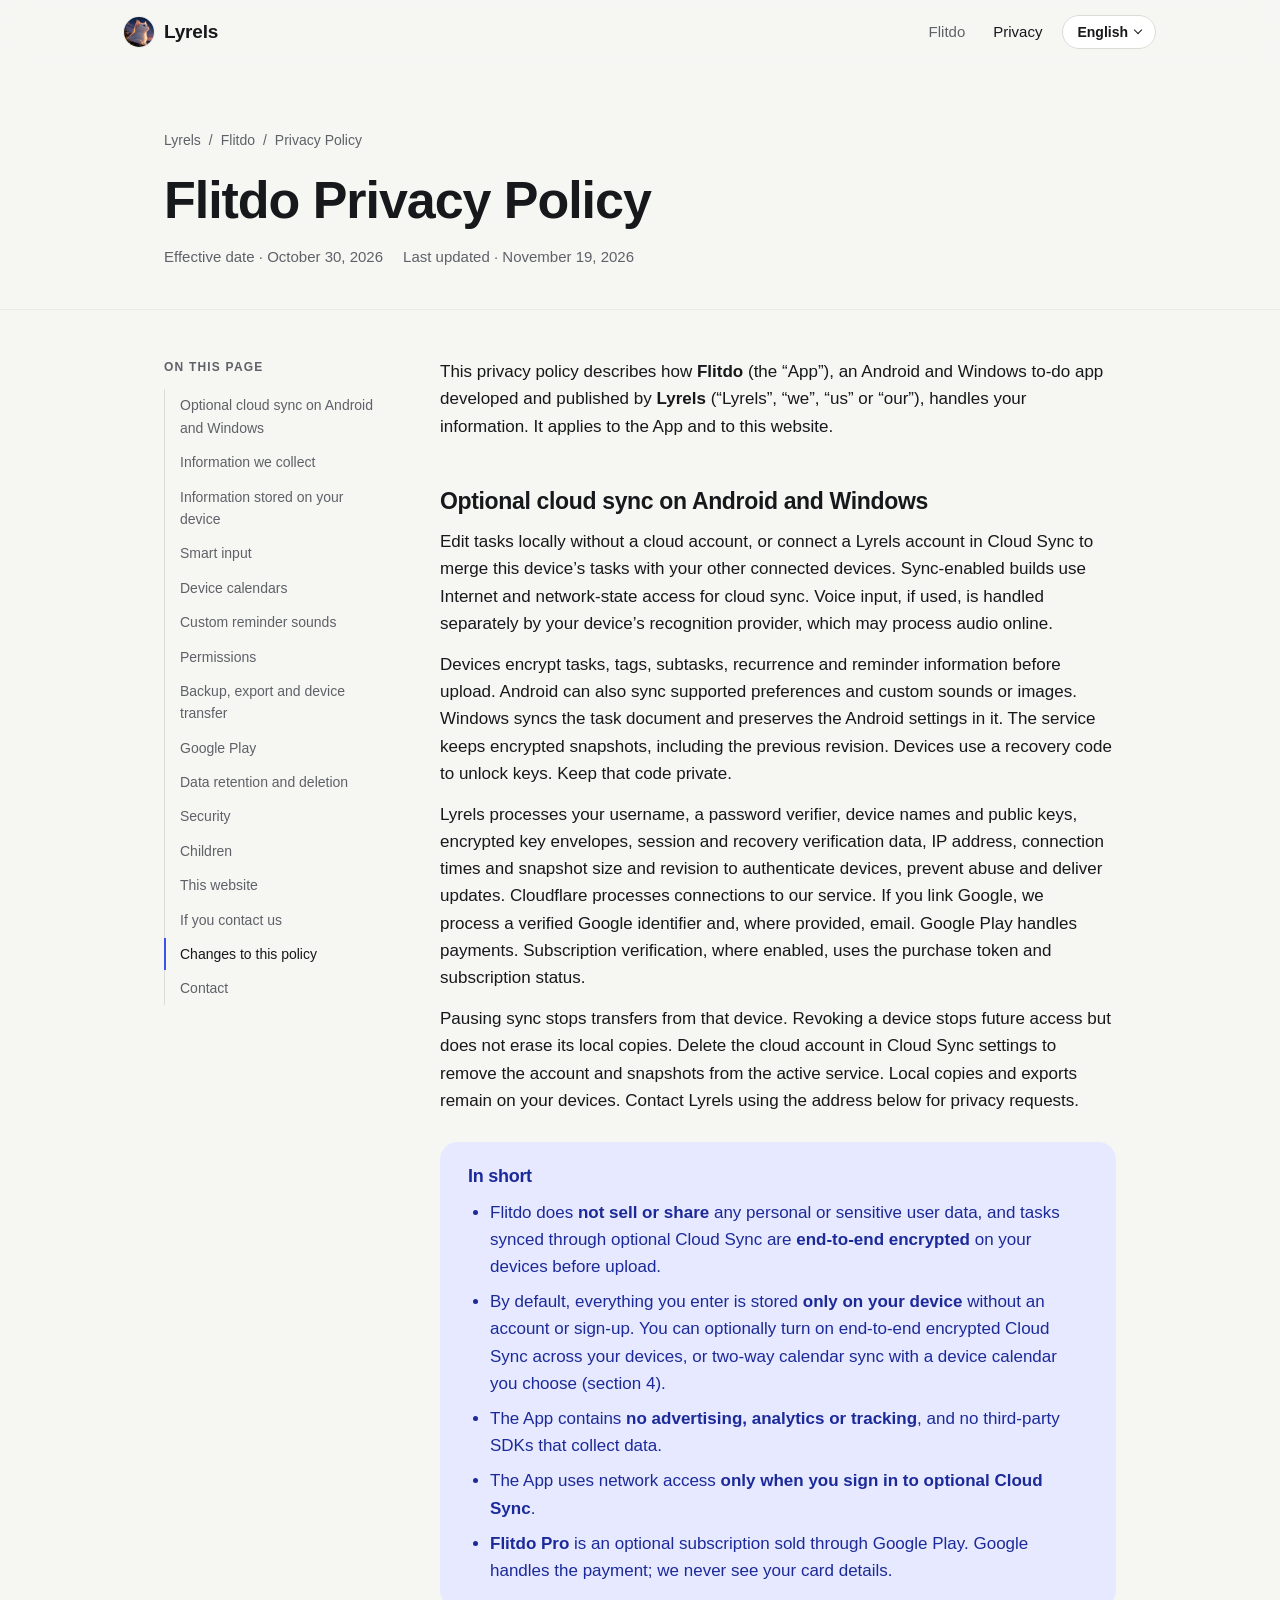
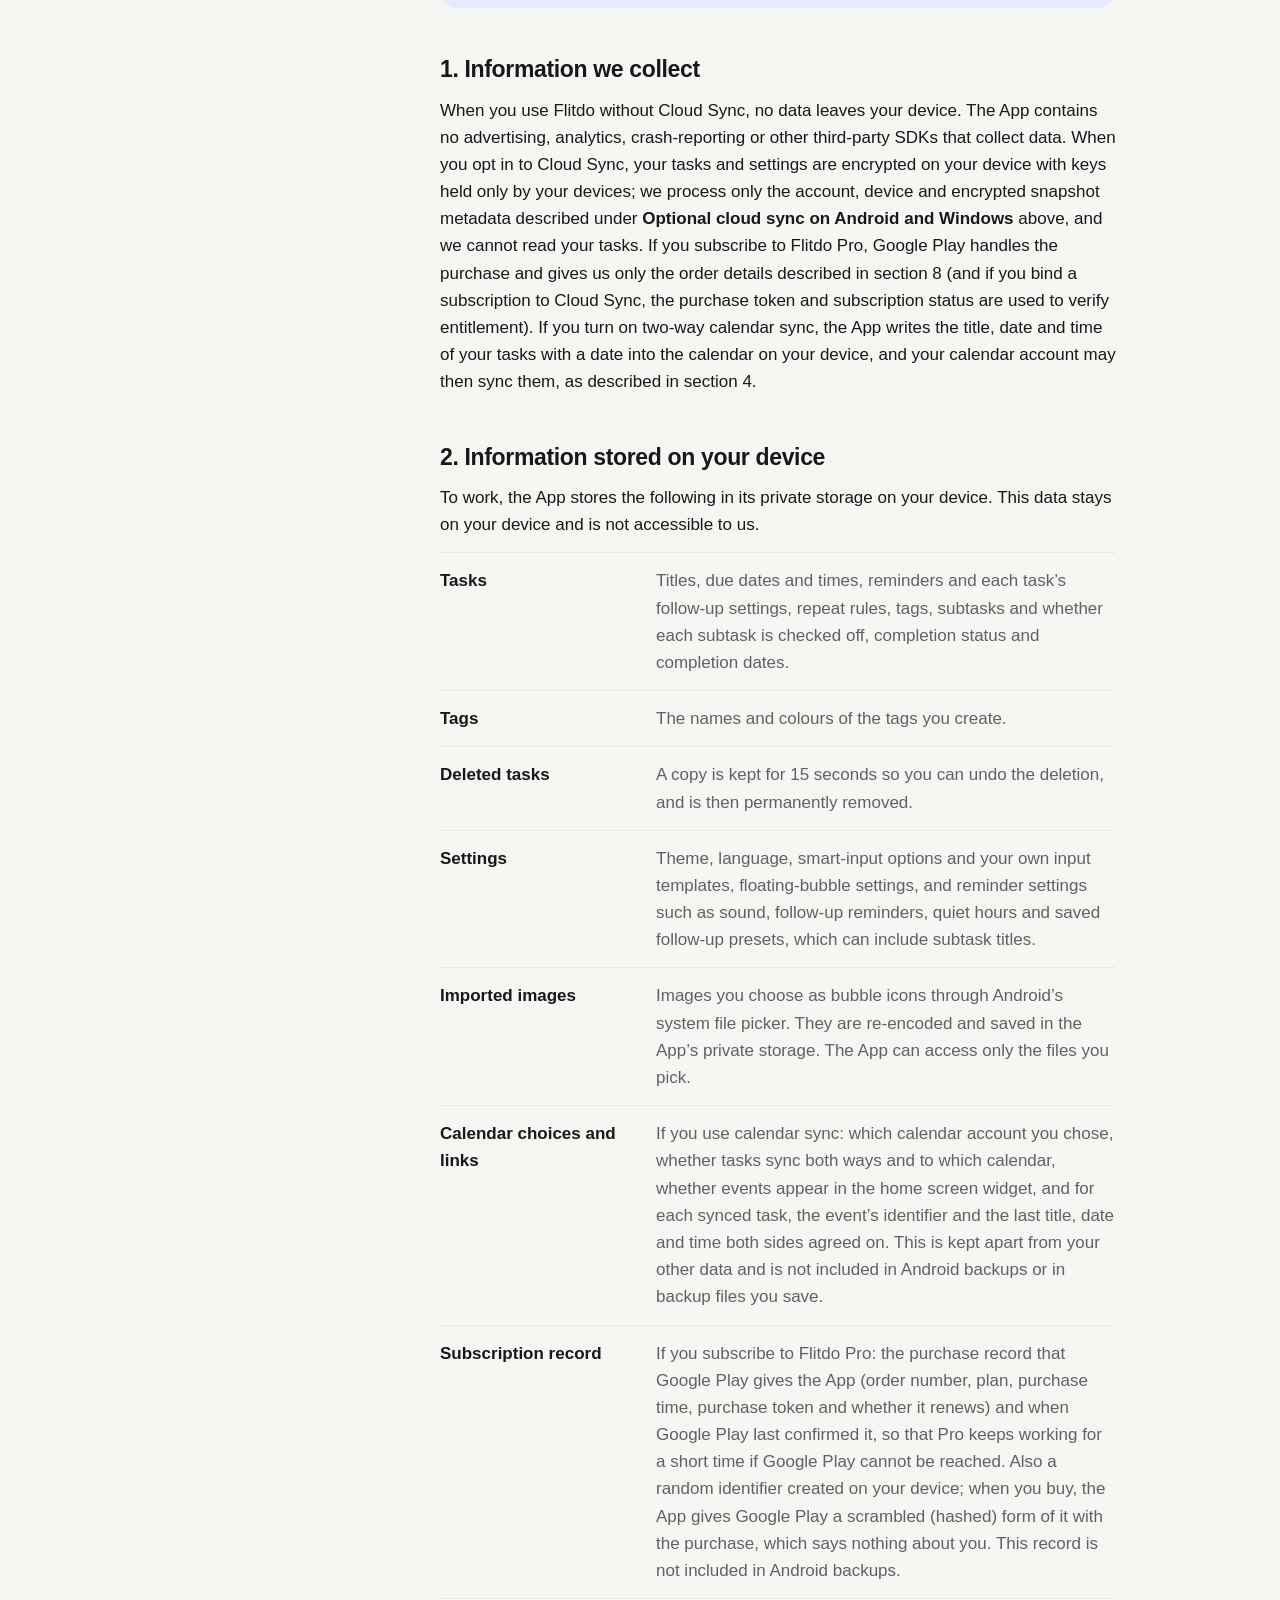
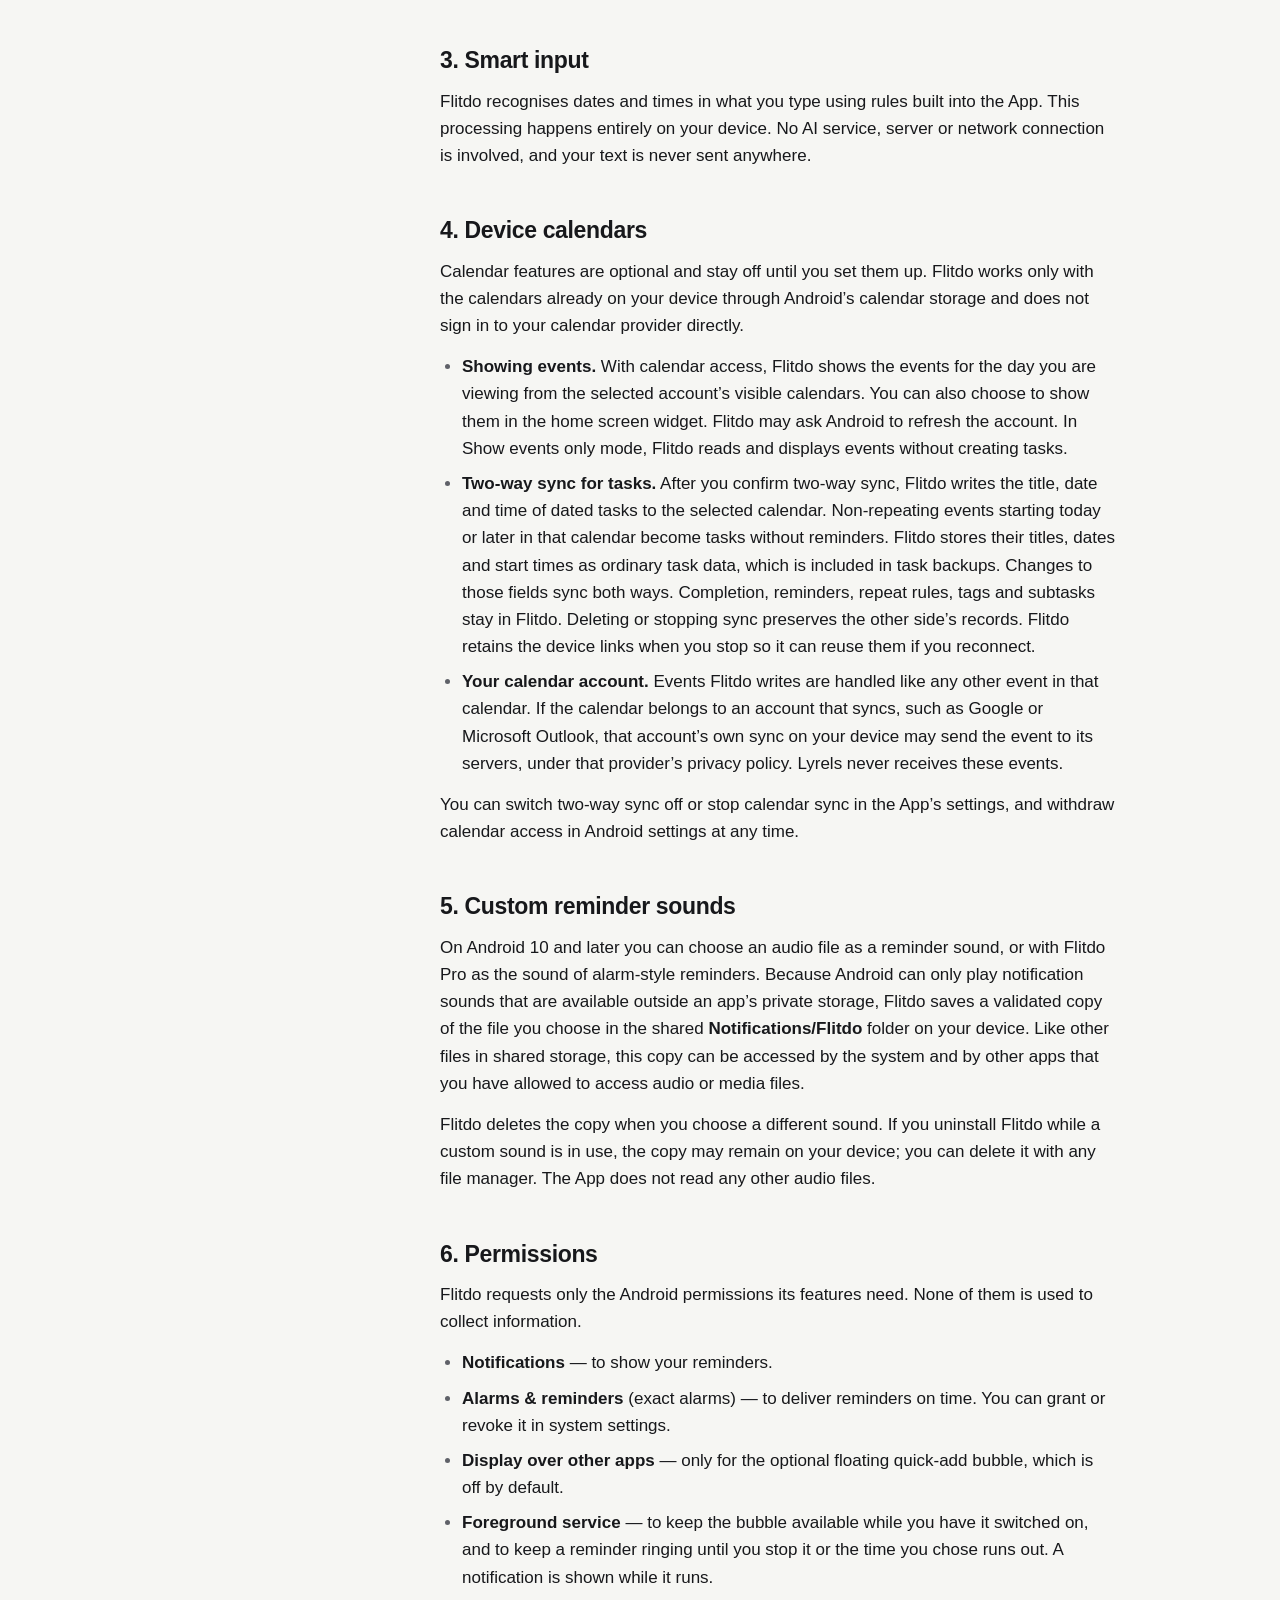
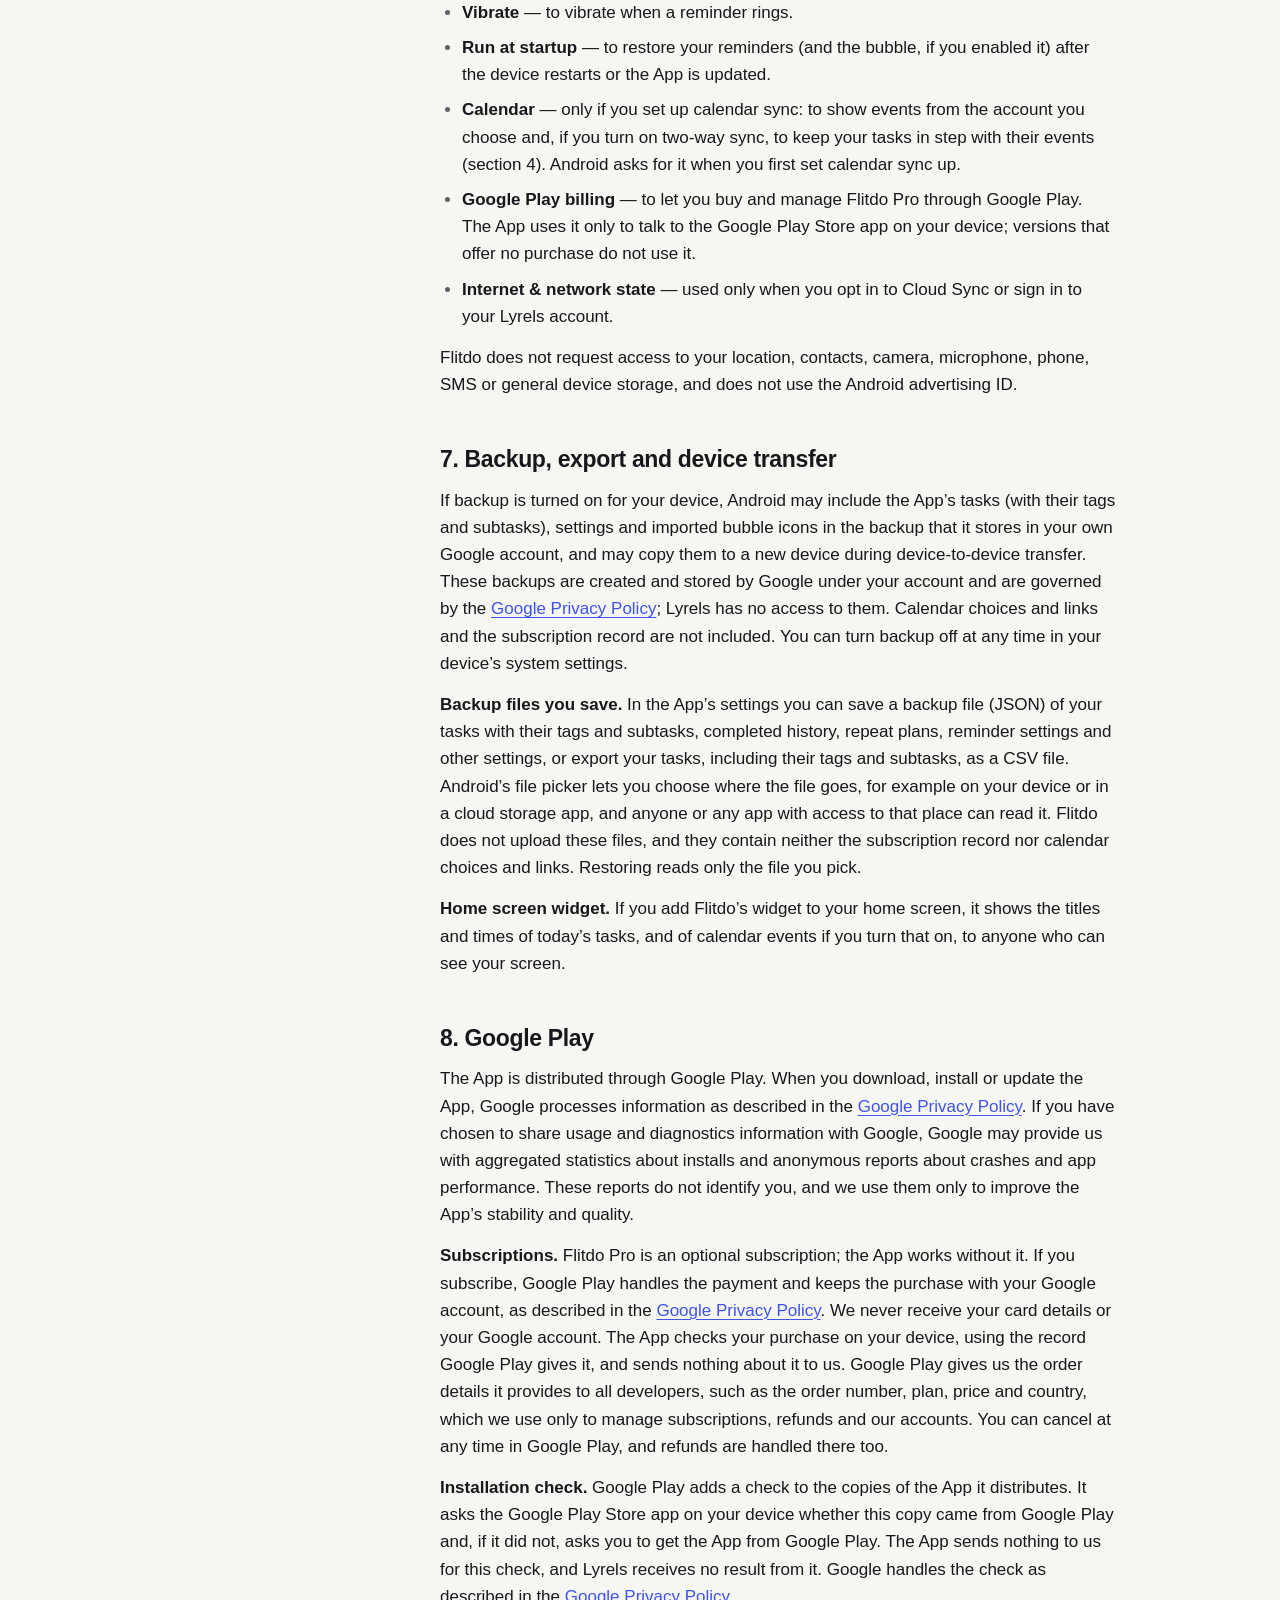
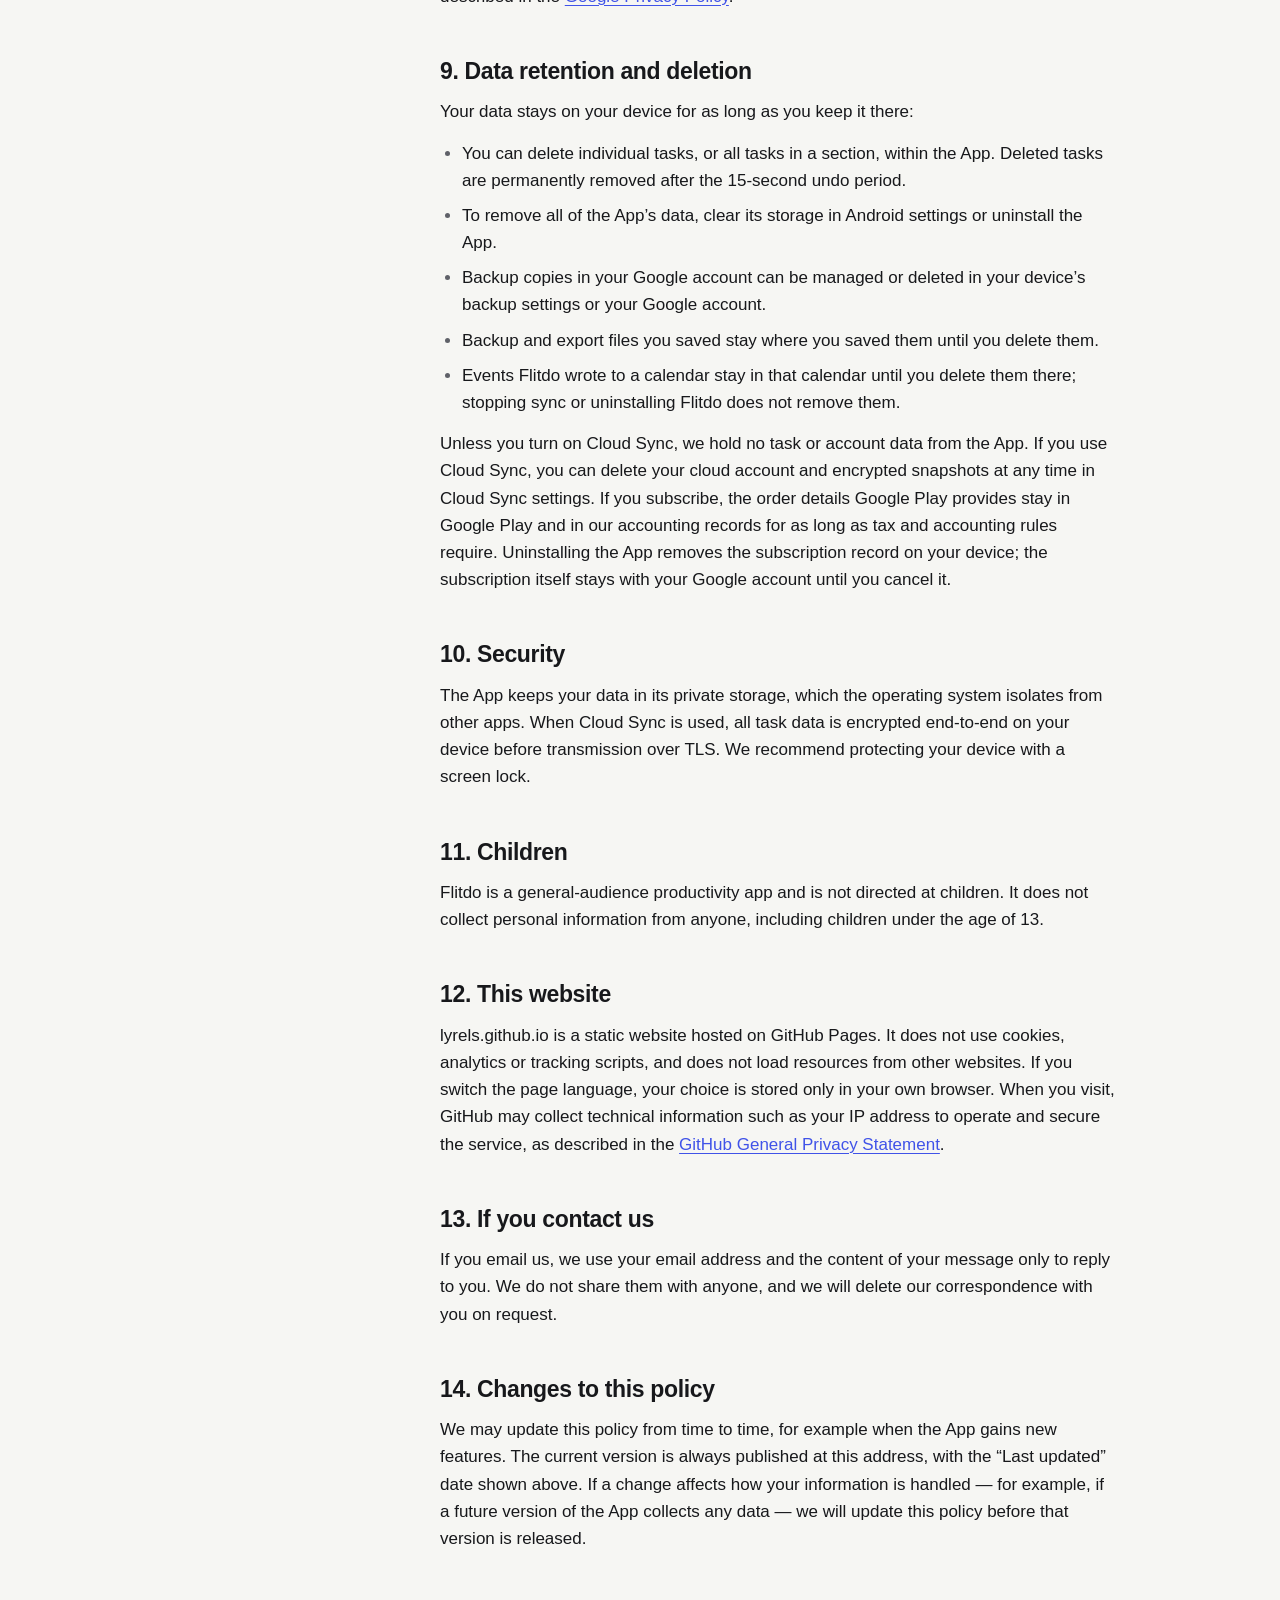
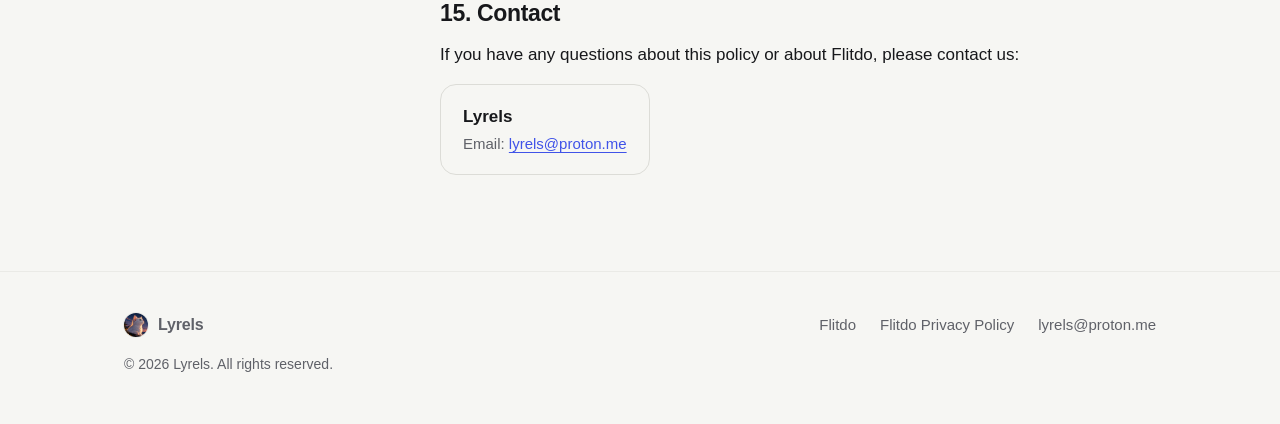
<file: flitdo/privacy/index.html>
<!doctype html>
<html lang="en" data-static-lang>
<head>
  <meta charset="utf-8">
  <meta name="viewport" content="width=device-width, initial-scale=1">
  <title>Flitdo Privacy Policy — Lyrels</title>
  <meta name="description" content="Privacy policy for Flitdo, the Android to-do app by Lyrels.">
  <link rel="canonical" href="https://lyrels.github.io/flitdo/privacy/">
  <link rel="alternate" hreflang="en" href="https://lyrels.github.io/flitdo/privacy/">
  <link rel="alternate" hreflang="zh-CN" href="https://lyrels.github.io/flitdo/privacy/zh-CN/">
  <link rel="alternate" hreflang="zh-TW" href="https://lyrels.github.io/flitdo/privacy/zh-TW/">
  <link rel="alternate" hreflang="ja" href="https://lyrels.github.io/flitdo/privacy/ja/">
  <link rel="alternate" hreflang="ko" href="https://lyrels.github.io/flitdo/privacy/ko/">
  <link rel="alternate" hreflang="x-default" href="https://lyrels.github.io/flitdo/privacy/">
  <link rel="icon" href="/assets/img/flitdo-icon.svg" type="image/svg+xml">
  <link rel="apple-touch-icon" href="/assets/img/flitdo-touch-icon.png">
  <meta name="theme-color" content="#f6f6f3" media="(prefers-color-scheme: light)">
  <meta name="theme-color" content="#0f1013" media="(prefers-color-scheme: dark)">
  <meta property="og:type" content="article">
  <meta property="og:site_name" content="Lyrels">
  <meta property="og:title" content="Flitdo Privacy Policy">
  <meta property="og:description" content="Privacy policy for Flitdo, the Android to-do app by Lyrels.">
  <meta property="og:image" content="https://lyrels.github.io/assets/img/flitdo-icon-512.png">
  <meta property="og:url" content="https://lyrels.github.io/flitdo/privacy/">
  <script src="/assets/js/language.js?v=site-languages"></script>
  <link rel="stylesheet" href="/assets/css/site.css?v=site-languages">
  <script src="/assets/js/site.js?v=site-languages" defer></script>
</head>
<body>
  <a class="skip" href="#main">Skip to content</a>

  <header class="site-header">
    <div class="wrap">
      <a class="brand" href="/">
        <img class="avatar" src="/assets/img/lyrels-avatar.jpg" alt="" width="30" height="30">
        Lyrels
      </a>
      <nav class="nav policy-nav" aria-label="Main navigation">
        <a href="/flitdo/">Flitdo</a>
        <a href="/flitdo/privacy/" aria-current="page">Privacy</a>
        <details class="policy-language-menu">
          <summary class="lang-toggle" aria-label="Policy language · English">English</summary>
          <div class="policy-languages">
            <a href="/flitdo/privacy/?lang=en" lang="en" hreflang="en" aria-current="page">English</a>
            <a href="/flitdo/privacy/zh-CN/" lang="zh-CN" hreflang="zh-CN">简体中文</a>
            <a href="/flitdo/privacy/zh-TW/" lang="zh-TW" hreflang="zh-TW">繁體中文</a>
            <a href="/flitdo/privacy/ja/" lang="ja" hreflang="ja">日本語</a>
            <a href="/flitdo/privacy/ko/" lang="ko" hreflang="ko">한국어</a>
          </div>
        </details>
      </nav>
    </div>
  </header>

  <main id="main">
    <div class="doc-head">
      <div class="wrap">
        <nav class="crumbs" aria-label="Breadcrumb">
          <a href="/">Lyrels</a><span aria-hidden="true">/</span><a href="/flitdo/">Flitdo</a><span aria-hidden="true">/</span><span>Privacy Policy</span>
        </nav>
        <h1>Flitdo Privacy Policy</h1>
        <p class="dates">
          <span>Effective date · <time datetime="2026-10-30">October 30, 2026</time></span>
          <span>Last updated · <time datetime="2026-11-19">November 19, 2026</time></span>
        </p>
      </div>
    </div>

    <div class="doc">
      <div class="wrap">
        <aside class="toc" aria-label="On this page">
          <p>On this page</p>
          <ol>
            <li><a href="#cloud-sync">Optional cloud sync on Android and Windows</a></li>
            <li><a href="#collect">Information we collect</a></li>
            <li><a href="#device">Information stored on your device</a></li>
            <li><a href="#smart-input">Smart input</a></li>
            <li><a href="#calendars">Device calendars</a></li>
            <li><a href="#sounds">Custom reminder sounds</a></li>
            <li><a href="#permissions">Permissions</a></li>
            <li><a href="#backup">Backup, export and device transfer</a></li>
            <li><a href="#google-play">Google Play</a></li>
            <li><a href="#retention">Data retention and deletion</a></li>
            <li><a href="#security">Security</a></li>
            <li><a href="#children">Children</a></li>
            <li><a href="#website">This website</a></li>
            <li><a href="#emails">If you contact us</a></li>
            <li><a href="#changes">Changes to this policy</a></li>
            <li><a href="#contact">Contact</a></li>
          </ol>
        </aside>

        <article class="prose">
          <p>This privacy policy describes how <strong>Flitdo</strong> (the “App”), an Android and Windows to-do app developed and published by <strong>Lyrels</strong> (“Lyrels”, “we”, “us” or “our”), handles your information. It applies to the App and to this website.</p>
          <h2 id="cloud-sync">Optional cloud sync on Android and Windows</h2>
          <p>Edit tasks locally without a cloud account, or connect a Lyrels account in Cloud Sync to merge this device’s tasks with your other connected devices. Sync-enabled builds use Internet and network-state access for cloud sync. Voice input, if used, is handled separately by your device’s recognition provider, which may process audio online.</p>
          <p>Devices encrypt tasks, tags, subtasks, recurrence and reminder information before upload. Android can also sync supported preferences and custom sounds or images. Windows syncs the task document and preserves the Android settings in it. The service keeps encrypted snapshots, including the previous revision. Devices use a recovery code to unlock keys. Keep that code private.</p>
          <p>Lyrels processes your username, a password verifier, device names and public keys, encrypted key envelopes, session and recovery verification data, IP address, connection times and snapshot size and revision to authenticate devices, prevent abuse and deliver updates. Cloudflare processes connections to our service. If you link Google, we process a verified Google identifier and, where provided, email. Google Play handles payments. Subscription verification, where enabled, uses the purchase token and subscription status.</p>
          <p>Pausing sync stops transfers from that device. Revoking a device stops future access but does not erase its local copies. Delete the cloud account in Cloud Sync settings to remove the account and snapshots from the active service. Local copies and exports remain on your devices. Contact Lyrels using the address below for privacy requests.</p>

          <div class="summary" style="margin-top:28px">
            <h2 id="summary">In short</h2>
            <ul>
              <li>Flitdo does <strong>not sell or share</strong> any personal or sensitive user data, and tasks synced through optional Cloud Sync are <strong>end-to-end encrypted</strong> on your devices before upload.</li>
              <li>By default, everything you enter is stored <strong>only on your device</strong> without an account or sign-up. You can optionally turn on end-to-end encrypted Cloud Sync across your devices, or two-way calendar sync with a device calendar you choose (section 4).</li>
              <li>The App contains <strong>no advertising, analytics or tracking</strong>, and no third-party SDKs that collect data.</li>
              <li>The App uses network access <strong>only when you sign in to optional Cloud Sync</strong>.</li>
              <li><strong>Flitdo Pro</strong> is an optional subscription sold through Google Play. Google handles the payment; we never see your card details.</li>
            </ul>
          </div>

          <h2 id="collect">1. Information we collect</h2>
          <p>When you use Flitdo without Cloud Sync, no data leaves your device. The App contains no advertising, analytics, crash-reporting or other third-party SDKs that collect data. When you opt in to Cloud Sync, your tasks and settings are encrypted on your device with keys held only by your devices; we process only the account, device and encrypted snapshot metadata described under <strong>Optional cloud sync on Android and Windows</strong> above, and we cannot read your tasks. If you subscribe to Flitdo Pro, Google Play handles the purchase and gives us only the order details described in section 8 (and if you bind a subscription to Cloud Sync, the purchase token and subscription status are used to verify entitlement). If you turn on two-way calendar sync, the App writes the title, date and time of your tasks with a date into the calendar on your device, and your calendar account may then sync them, as described in section 4.</p>

          <h2 id="device">2. Information stored on your device</h2>
          <p>To work, the App stores the following in its private storage on your device. This data stays on your device and is not accessible to us.</p>
          <dl>
            <div><dt>Tasks</dt><dd>Titles, due dates and times, reminders and each task’s follow-up settings, repeat rules, tags, subtasks and whether each subtask is checked off, completion status and completion dates.</dd></div>
            <div><dt>Tags</dt><dd>The names and colours of the tags you create.</dd></div>
            <div><dt>Deleted tasks</dt><dd>A copy is kept for 15 seconds so you can undo the deletion, and is then permanently removed.</dd></div>
            <div><dt>Settings</dt><dd>Theme, language, smart-input options and your own input templates, floating-bubble settings, and reminder settings such as sound, follow-up reminders, quiet hours and saved follow-up presets, which can include subtask titles.</dd></div>
            <div><dt>Imported images</dt><dd>Images you choose as bubble icons through Android’s system file picker. They are re-encoded and saved in the App’s private storage. The App can access only the files you pick.</dd></div>
            <div><dt>Calendar choices and links</dt><dd>If you use calendar sync: which calendar account you chose, whether tasks sync both ways and to which calendar, whether events appear in the home screen widget, and for each synced task, the event’s identifier and the last title, date and time both sides agreed on. This is kept apart from your other data and is not included in Android backups or in backup files you save.</dd></div>
            <div><dt>Subscription record</dt><dd>If you subscribe to Flitdo Pro: the purchase record that Google Play gives the App (order number, plan, purchase time, purchase token and whether it renews) and when Google Play last confirmed it, so that Pro keeps working for a short time if Google Play cannot be reached. Also a random identifier created on your device; when you buy, the App gives Google Play a scrambled (hashed) form of it with the purchase, which says nothing about you. This record is not included in Android backups.</dd></div>
          </dl>

          <h2 id="smart-input">3. Smart input</h2>
          <p>Flitdo recognises dates and times in what you type using rules built into the App. This processing happens entirely on your device. No AI service, server or network connection is involved, and your text is never sent anywhere.</p>

          <h2 id="calendars">4. Device calendars</h2>
          <p>Calendar features are optional and stay off until you set them up. Flitdo works only with the calendars already on your device through Android’s calendar storage and does not sign in to your calendar provider directly.</p>
          <ul>
            <li><strong>Showing events.</strong> With calendar access, Flitdo shows the events for the day you are viewing from the selected account’s visible calendars. You can also choose to show them in the home screen widget. Flitdo may ask Android to refresh the account. In Show events only mode, Flitdo reads and displays events without creating tasks.</li>
            <li><strong>Two-way sync for tasks.</strong> After you confirm two-way sync, Flitdo writes the title, date and time of dated tasks to the selected calendar. Non-repeating events starting today or later in that calendar become tasks without reminders. Flitdo stores their titles, dates and start times as ordinary task data, which is included in task backups. Changes to those fields sync both ways. Completion, reminders, repeat rules, tags and subtasks stay in Flitdo. Deleting or stopping sync preserves the other side’s records. Flitdo retains the device links when you stop so it can reuse them if you reconnect.</li>
            <li><strong>Your calendar account.</strong> Events Flitdo writes are handled like any other event in that calendar. If the calendar belongs to an account that syncs, such as Google or Microsoft Outlook, that account’s own sync on your device may send the event to its servers, under that provider’s privacy policy. Lyrels never receives these events.</li>
          </ul>
          <p>You can switch two-way sync off or stop calendar sync in the App’s settings, and withdraw calendar access in Android settings at any time.</p>

          <h2 id="sounds">5. Custom reminder sounds</h2>
          <p>On Android 10 and later you can choose an audio file as a reminder sound, or with Flitdo Pro as the sound of alarm-style reminders. Because Android can only play notification sounds that are available outside an app’s private storage, Flitdo saves a validated copy of the file you choose in the shared <strong>Notifications/Flitdo</strong> folder on your device. Like other files in shared storage, this copy can be accessed by the system and by other apps that you have allowed to access audio or media files.</p>
          <p>Flitdo deletes the copy when you choose a different sound. If you uninstall Flitdo while a custom sound is in use, the copy may remain on your device; you can delete it with any file manager. The App does not read any other audio files.</p>

          <h2 id="permissions">6. Permissions</h2>
          <p>Flitdo requests only the Android permissions its features need. None of them is used to collect information.</p>
          <ul>
            <li><strong>Notifications</strong> — to show your reminders.</li>
            <li><strong>Alarms &amp; reminders</strong> (exact alarms) — to deliver reminders on time. You can grant or revoke it in system settings.</li>
            <li><strong>Display over other apps</strong> — only for the optional floating quick-add bubble, which is off by default.</li>
            <li><strong>Foreground service</strong> — to keep the bubble available while you have it switched on, and to keep a reminder ringing until you stop it or the time you chose runs out. A notification is shown while it runs.</li>
            <li><strong>Vibrate</strong> — to vibrate when a reminder rings.</li>
            <li><strong>Run at startup</strong> — to restore your reminders (and the bubble, if you enabled it) after the device restarts or the App is updated.</li>
            <li><strong>Calendar</strong> — only if you set up calendar sync: to show events from the account you choose and, if you turn on two-way sync, to keep your tasks in step with their events (section 4). Android asks for it when you first set calendar sync up.</li>
            <li><strong>Google Play billing</strong> — to let you buy and manage Flitdo Pro through Google Play. The App uses it only to talk to the Google Play Store app on your device; versions that offer no purchase do not use it.</li>
            <li><strong>Internet &amp; network state</strong> — used only when you opt in to Cloud Sync or sign in to your Lyrels account.</li>
          </ul>
          <p>Flitdo does not request access to your location, contacts, camera, microphone, phone, SMS or general device storage, and does not use the Android advertising ID.</p>

          <h2 id="backup">7. Backup, export and device transfer</h2>
          <p>If backup is turned on for your device, Android may include the App’s tasks (with their tags and subtasks), settings and imported bubble icons in the backup that it stores in your own Google account, and may copy them to a new device during device-to-device transfer. These backups are created and stored by Google under your account and are governed by the <a href="https://policies.google.com/privacy" rel="noopener">Google Privacy Policy</a>; Lyrels has no access to them. Calendar choices and links and the subscription record are not included. You can turn backup off at any time in your device’s system settings.</p>
          <p><strong>Backup files you save.</strong> In the App’s settings you can save a backup file (JSON) of your tasks with their tags and subtasks, completed history, repeat plans, reminder settings and other settings, or export your tasks, including their tags and subtasks, as a CSV file. Android’s file picker lets you choose where the file goes, for example on your device or in a cloud storage app, and anyone or any app with access to that place can read it. Flitdo does not upload these files, and they contain neither the subscription record nor calendar choices and links. Restoring reads only the file you pick.</p>
          <p><strong>Home screen widget.</strong> If you add Flitdo’s widget to your home screen, it shows the titles and times of today’s tasks, and of calendar events if you turn that on, to anyone who can see your screen.</p>

          <h2 id="google-play">8. Google Play</h2>
          <p>The App is distributed through Google Play. When you download, install or update the App, Google processes information as described in the <a href="https://policies.google.com/privacy" rel="noopener">Google Privacy Policy</a>. If you have chosen to share usage and diagnostics information with Google, Google may provide us with aggregated statistics about installs and anonymous reports about crashes and app performance. These reports do not identify you, and we use them only to improve the App’s stability and quality.</p>
          <p><strong>Subscriptions.</strong> Flitdo Pro is an optional subscription; the App works without it. If you subscribe, Google Play handles the payment and keeps the purchase with your Google account, as described in the <a href="https://policies.google.com/privacy" rel="noopener">Google Privacy Policy</a>. We never receive your card details or your Google account. The App checks your purchase on your device, using the record Google Play gives it, and sends nothing about it to us. Google Play gives us the order details it provides to all developers, such as the order number, plan, price and country, which we use only to manage subscriptions, refunds and our accounts. You can cancel at any time in Google Play, and refunds are handled there too.</p>
          <p><strong>Installation check.</strong> Google Play adds a check to the copies of the App it distributes. It asks the Google Play Store app on your device whether this copy came from Google Play and, if it did not, asks you to get the App from Google Play. The App sends nothing to us for this check, and Lyrels receives no result from it. Google handles the check as described in the <a href="https://policies.google.com/privacy" rel="noopener">Google Privacy Policy</a>.</p>

          <h2 id="retention">9. Data retention and deletion</h2>
          <p>Your data stays on your device for as long as you keep it there:</p>
          <ul>
            <li>You can delete individual tasks, or all tasks in a section, within the App. Deleted tasks are permanently removed after the 15-second undo period.</li>
            <li>To remove all of the App’s data, clear its storage in Android settings or uninstall the App.</li>
            <li>Backup copies in your Google account can be managed or deleted in your device’s backup settings or your Google account.</li>
            <li>Backup and export files you saved stay where you saved them until you delete them.</li>
            <li>Events Flitdo wrote to a calendar stay in that calendar until you delete them there; stopping sync or uninstalling Flitdo does not remove them.</li>
          </ul>
          <p>Unless you turn on Cloud Sync, we hold no task or account data from the App. If you use Cloud Sync, you can delete your cloud account and encrypted snapshots at any time in Cloud Sync settings. If you subscribe, the order details Google Play provides stay in Google Play and in our accounting records for as long as tax and accounting rules require. Uninstalling the App removes the subscription record on your device; the subscription itself stays with your Google account until you cancel it.</p>

          <h2 id="security">10. Security</h2>
          <p>The App keeps your data in its private storage, which the operating system isolates from other apps. When Cloud Sync is used, all task data is encrypted end-to-end on your device before transmission over TLS. We recommend protecting your device with a screen lock.</p>

          <h2 id="children">11. Children</h2>
          <p>Flitdo is a general-audience productivity app and is not directed at children. It does not collect personal information from anyone, including children under the age of 13.</p>

          <h2 id="website">12. This website</h2>
          <p>lyrels.github.io is a static website hosted on GitHub Pages. It does not use cookies, analytics or tracking scripts, and does not load resources from other websites. If you switch the page language, your choice is stored only in your own browser. When you visit, GitHub may collect technical information such as your IP address to operate and secure the service, as described in the <a href="https://docs.github.com/en/site-policy/privacy-policies/github-general-privacy-statement" rel="noopener">GitHub General Privacy Statement</a>.</p>

          <h2 id="emails">13. If you contact us</h2>
          <p>If you email us, we use your email address and the content of your message only to reply to you. We do not share them with anyone, and we will delete our correspondence with you on request.</p>

          <h2 id="changes">14. Changes to this policy</h2>
          <p>We may update this policy from time to time, for example when the App gains new features. The current version is always published at this address, with the “Last updated” date shown above. If a change affects how your information is handled — for example, if a future version of the App collects any data — we will update this policy before that version is released.</p>

          <h2 id="contact">15. Contact</h2>
          <p>If you have any questions about this policy or about Flitdo, please contact us:</p>
          <div class="contact-card">
            <strong>Lyrels</strong>
            <span>Email: <a href="mailto:lyrels@proton.me">lyrels@proton.me</a></span>
          </div>
        </article>
      </div>
    </div>
  </main>

  <footer class="site-footer">
    <div class="wrap">
      <a class="brand" href="/">
        <img class="avatar" src="/assets/img/lyrels-avatar.jpg" alt="" width="30" height="30">
        Lyrels
      </a>
      <nav aria-label="Footer navigation">
        <a href="/flitdo/">Flitdo</a>
        <a href="/flitdo/privacy/">Flitdo Privacy Policy</a>
        <a href="mailto:lyrels@proton.me">lyrels@proton.me</a>
      </nav>
      <small>© <span data-year>2026</span> Lyrels. All rights reserved.</small>
    </div>
  </footer>
</body>
</html>
</file>
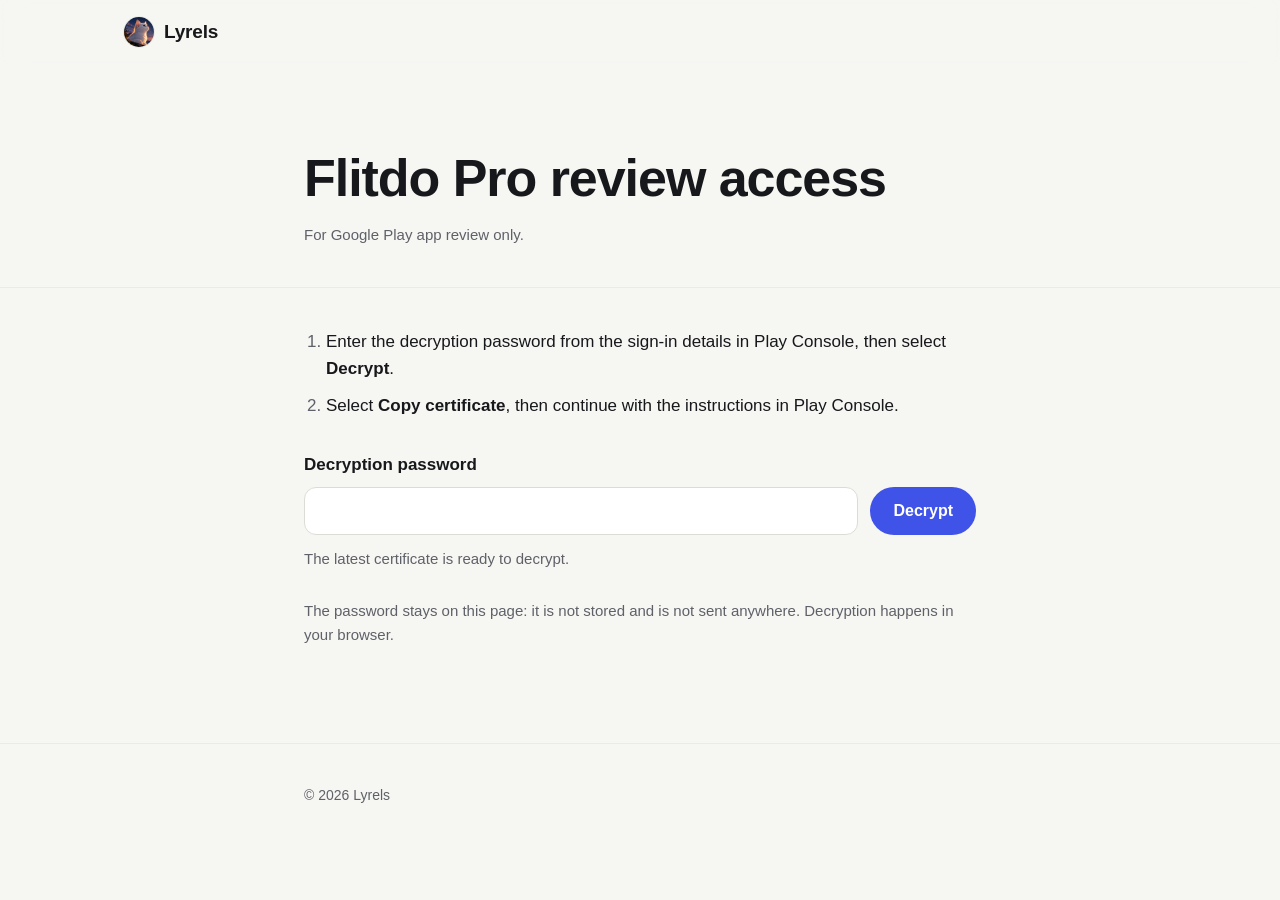
<file: flitdo/review/index.html>
<!doctype html>
<html lang="en" data-lang="en">
<head>
  <meta charset="utf-8">
  <meta name="viewport" content="width=device-width, initial-scale=1">
  <meta http-equiv="Content-Security-Policy" content="default-src 'none'; script-src 'self'; style-src 'self'; img-src 'self'; connect-src 'self'; base-uri 'none'; form-action 'none'">
  <meta name="referrer" content="no-referrer">
  <meta name="robots" content="noindex, nofollow">
  <title>Flitdo Pro review access — Lyrels</title>
  <meta name="description" content="Review access to Flitdo Pro for Google Play app review.">
  <link rel="icon" href="/assets/img/flitdo-icon.svg" type="image/svg+xml">
  <link rel="stylesheet" href="/assets/css/site.css">
  <link rel="stylesheet" href="review.css">
  <script type="module" src="review.mjs"></script>
</head>
<body>
  <a class="skip" href="#main">Skip to content</a>

  <header class="site-header">
    <div class="wrap">
      <a class="brand" href="/" aria-label="Lyrels home">
        <img class="avatar" src="/assets/img/lyrels-avatar.jpg" alt="" width="30" height="30">
        Lyrels
      </a>
    </div>
  </header>

  <main id="main">
    <div class="doc-head">
      <div class="wrap review-wrap">
        <h1>Flitdo Pro review access</h1>
        <p class="dates">For Google Play app review only.</p>
      </div>
    </div>

    <div class="wrap review-wrap review">
      <ol class="steps">
        <li>Enter the decryption password from the sign-in details in Play Console, then select <strong>Decrypt</strong>.</li>
        <li>Select <strong>Copy certificate</strong>, then continue with the instructions in Play Console.</li>
      </ol>

      <form id="unlock" class="unlock" autocomplete="off">
        <label for="password">Decryption password</label>
        <div class="field-row">
          <input id="password" name="review-decrypt" type="password" autocomplete="off" autocapitalize="off" autocorrect="off" spellcheck="false" required>
          <button id="decrypt" class="btn btn-primary" type="submit" disabled>Decrypt</button>
        </div>
      </form>
      <p id="status" class="status" role="status">Loading the latest certificate…</p>

      <section id="result" class="result" aria-labelledby="result-title" hidden>
        <h2 id="result-title">Review certificate</h2>
        <textarea id="certificate" rows="6" readonly spellcheck="false" aria-labelledby="result-title"></textarea>
        <button id="copy" class="btn btn-primary" type="button">Copy certificate</button>
        <dl>
          <div><dt>Updated</dt><dd id="updated"></dd></div>
          <div><dt>Expires</dt><dd id="expires"></dd></div>
        </dl>
        <p id="expired" class="warning" role="alert" hidden>This certificate has expired. Reload this page in a few minutes. If it is still expired, write to <a href="mailto:lyrels@proton.me">lyrels@proton.me</a>.</p>
      </section>

      <p class="note">The password stays on this page: it is not stored and is not sent anywhere. Decryption happens in your browser.</p>
    </div>
  </main>

  <footer class="site-footer">
    <div class="wrap review-wrap">
      <small>© 2026 Lyrels</small>
    </div>
  </footer>
</body>
</html>
</file>
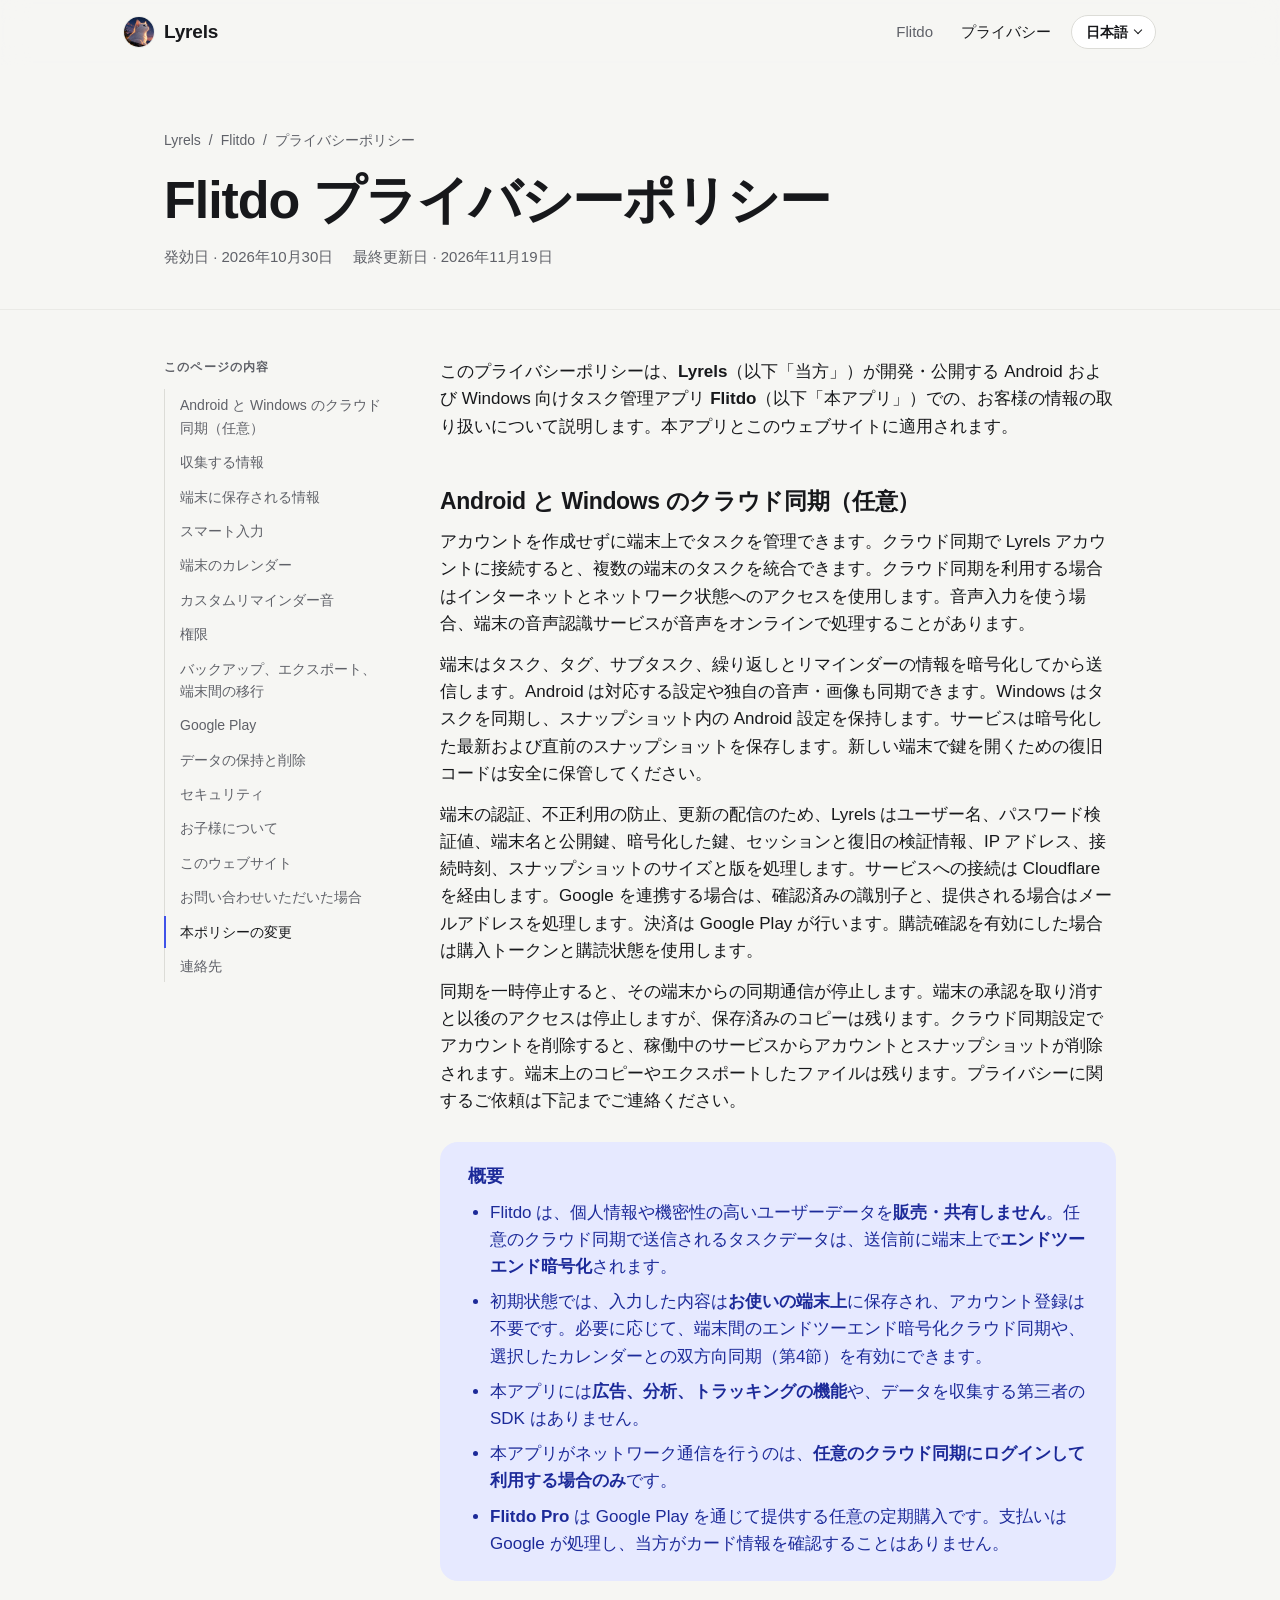
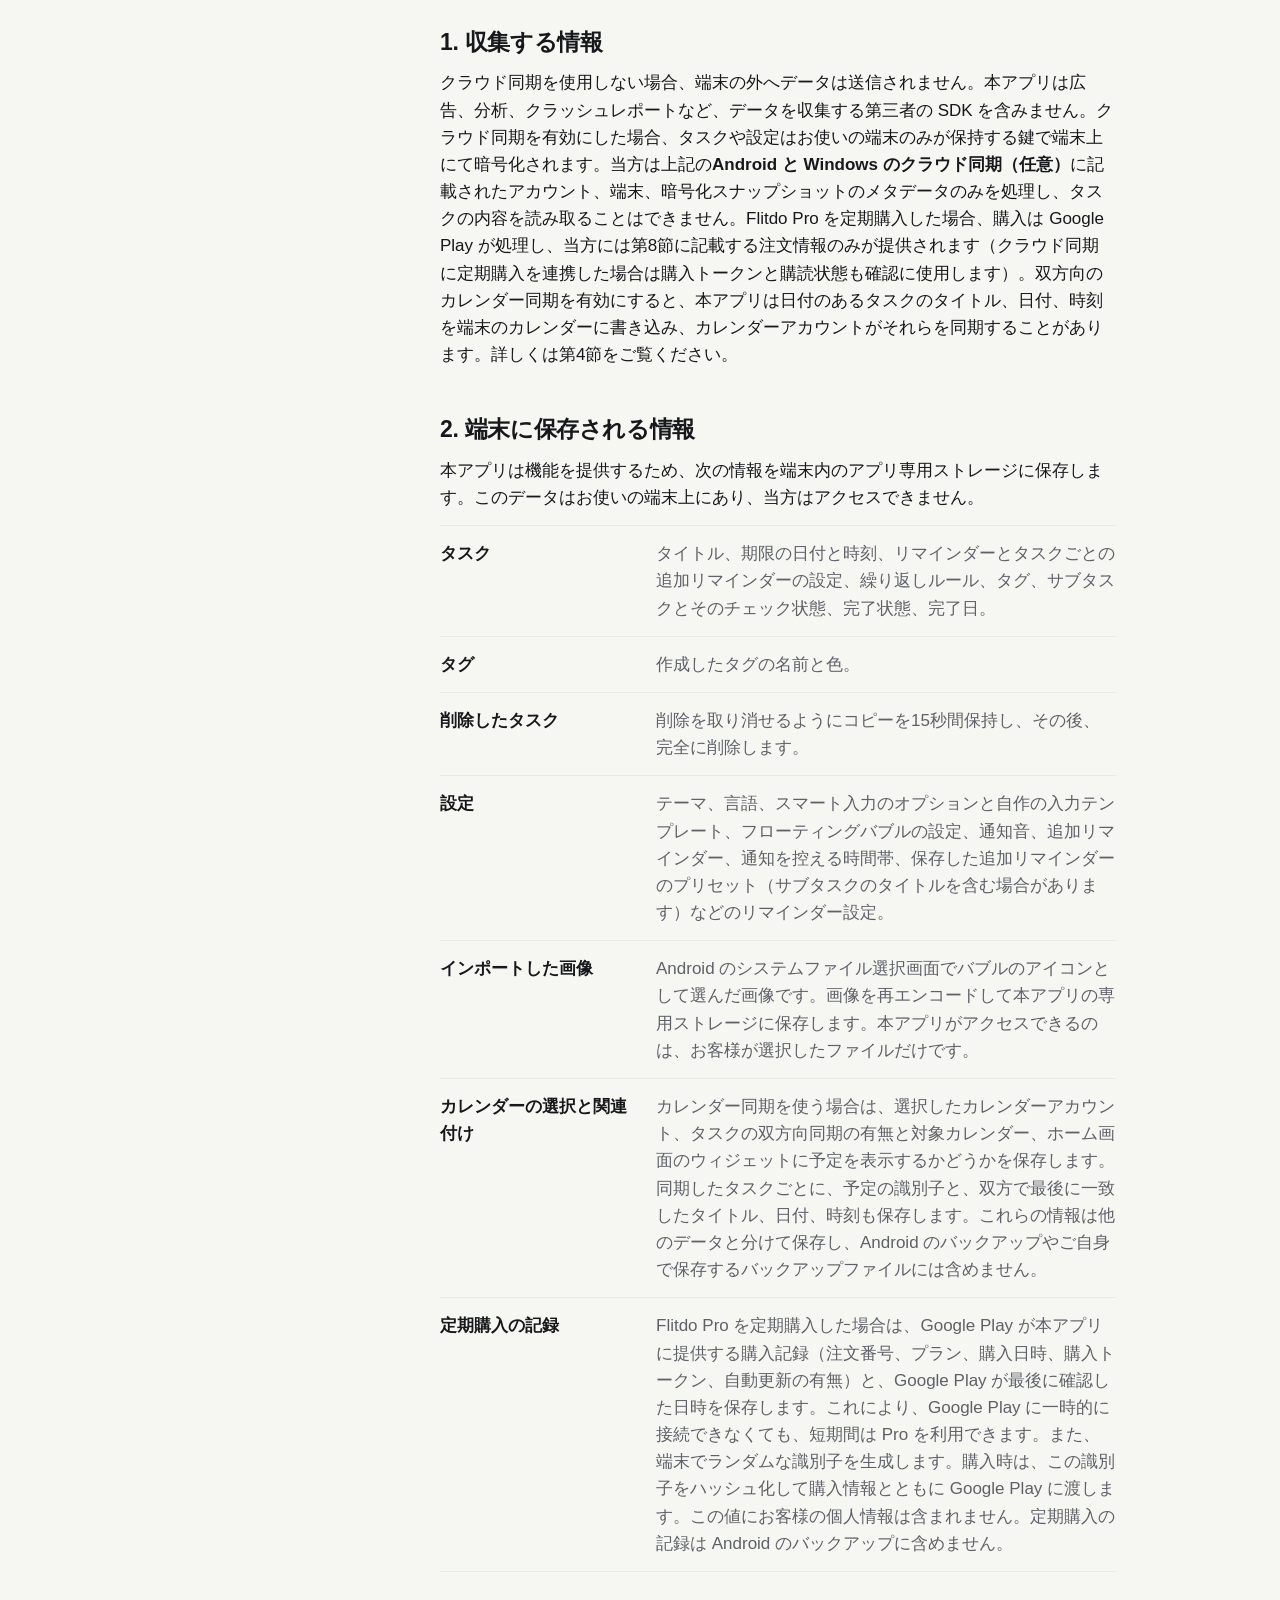
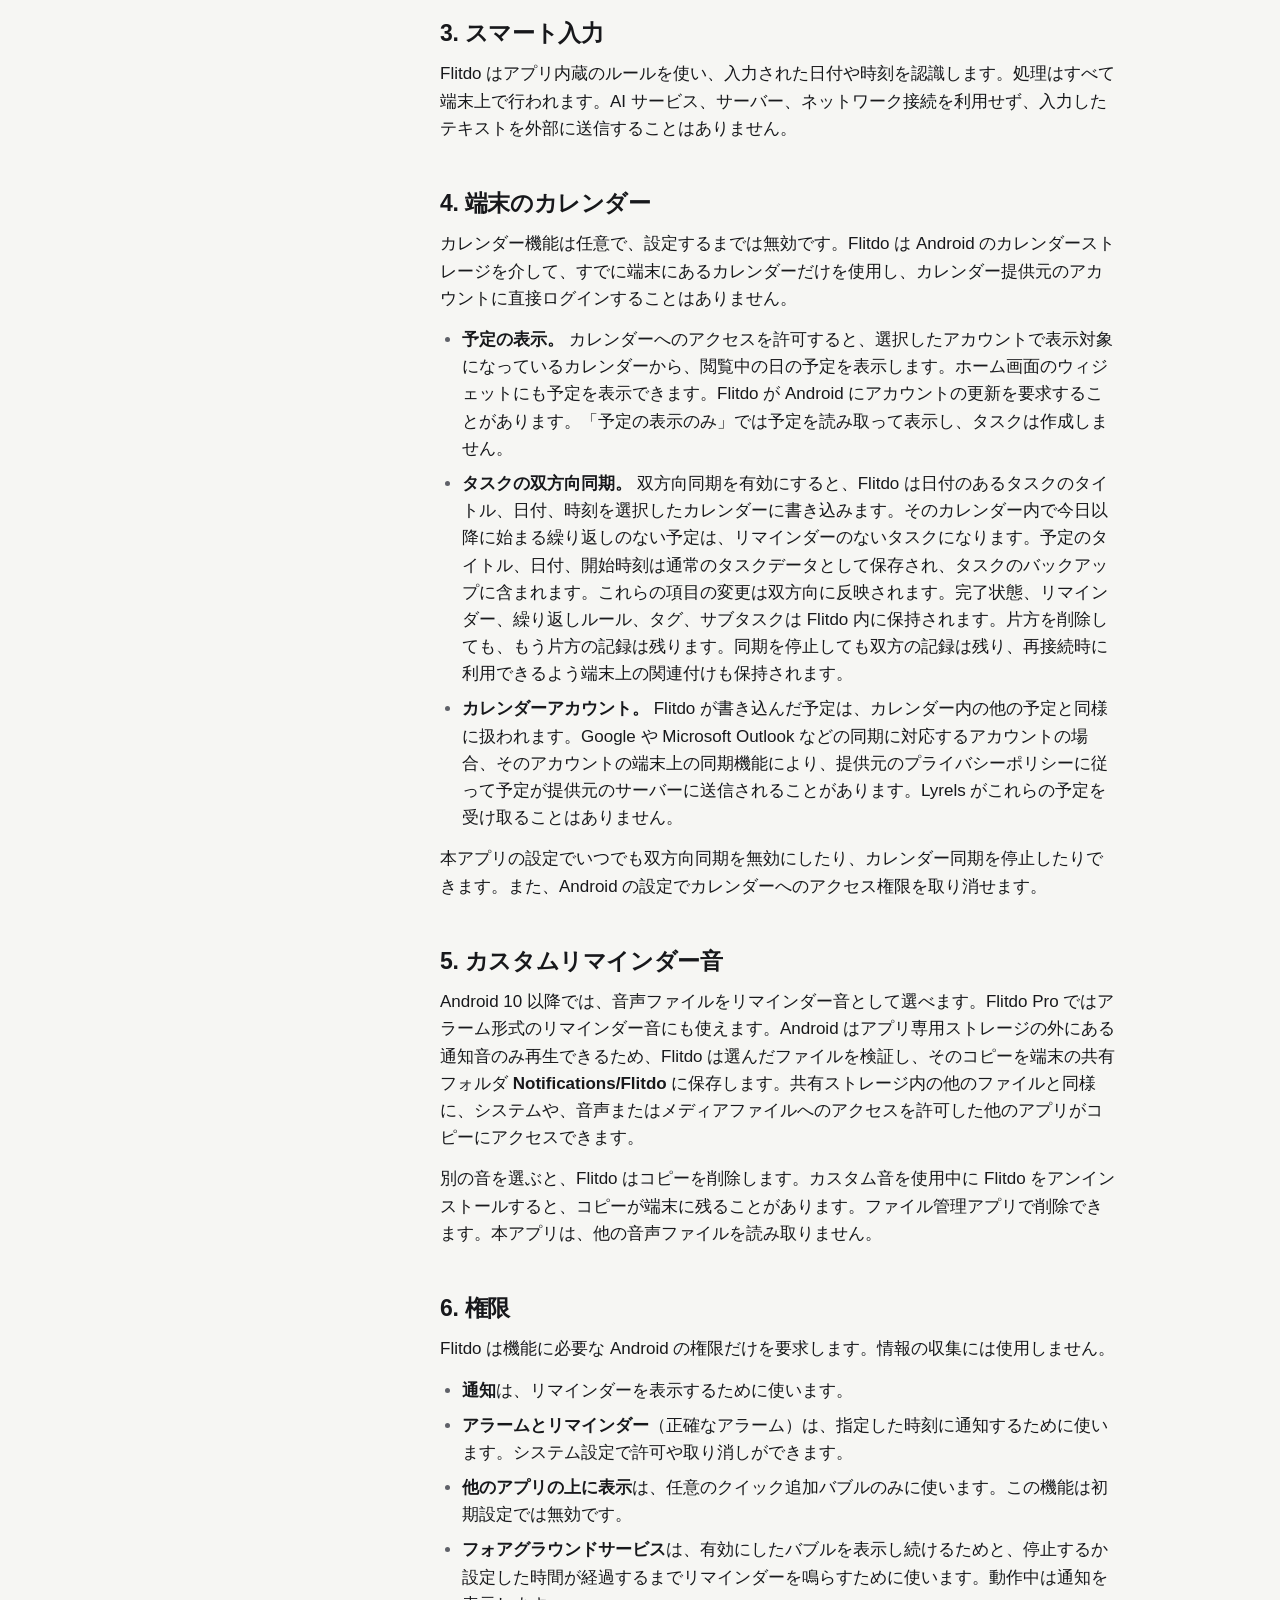
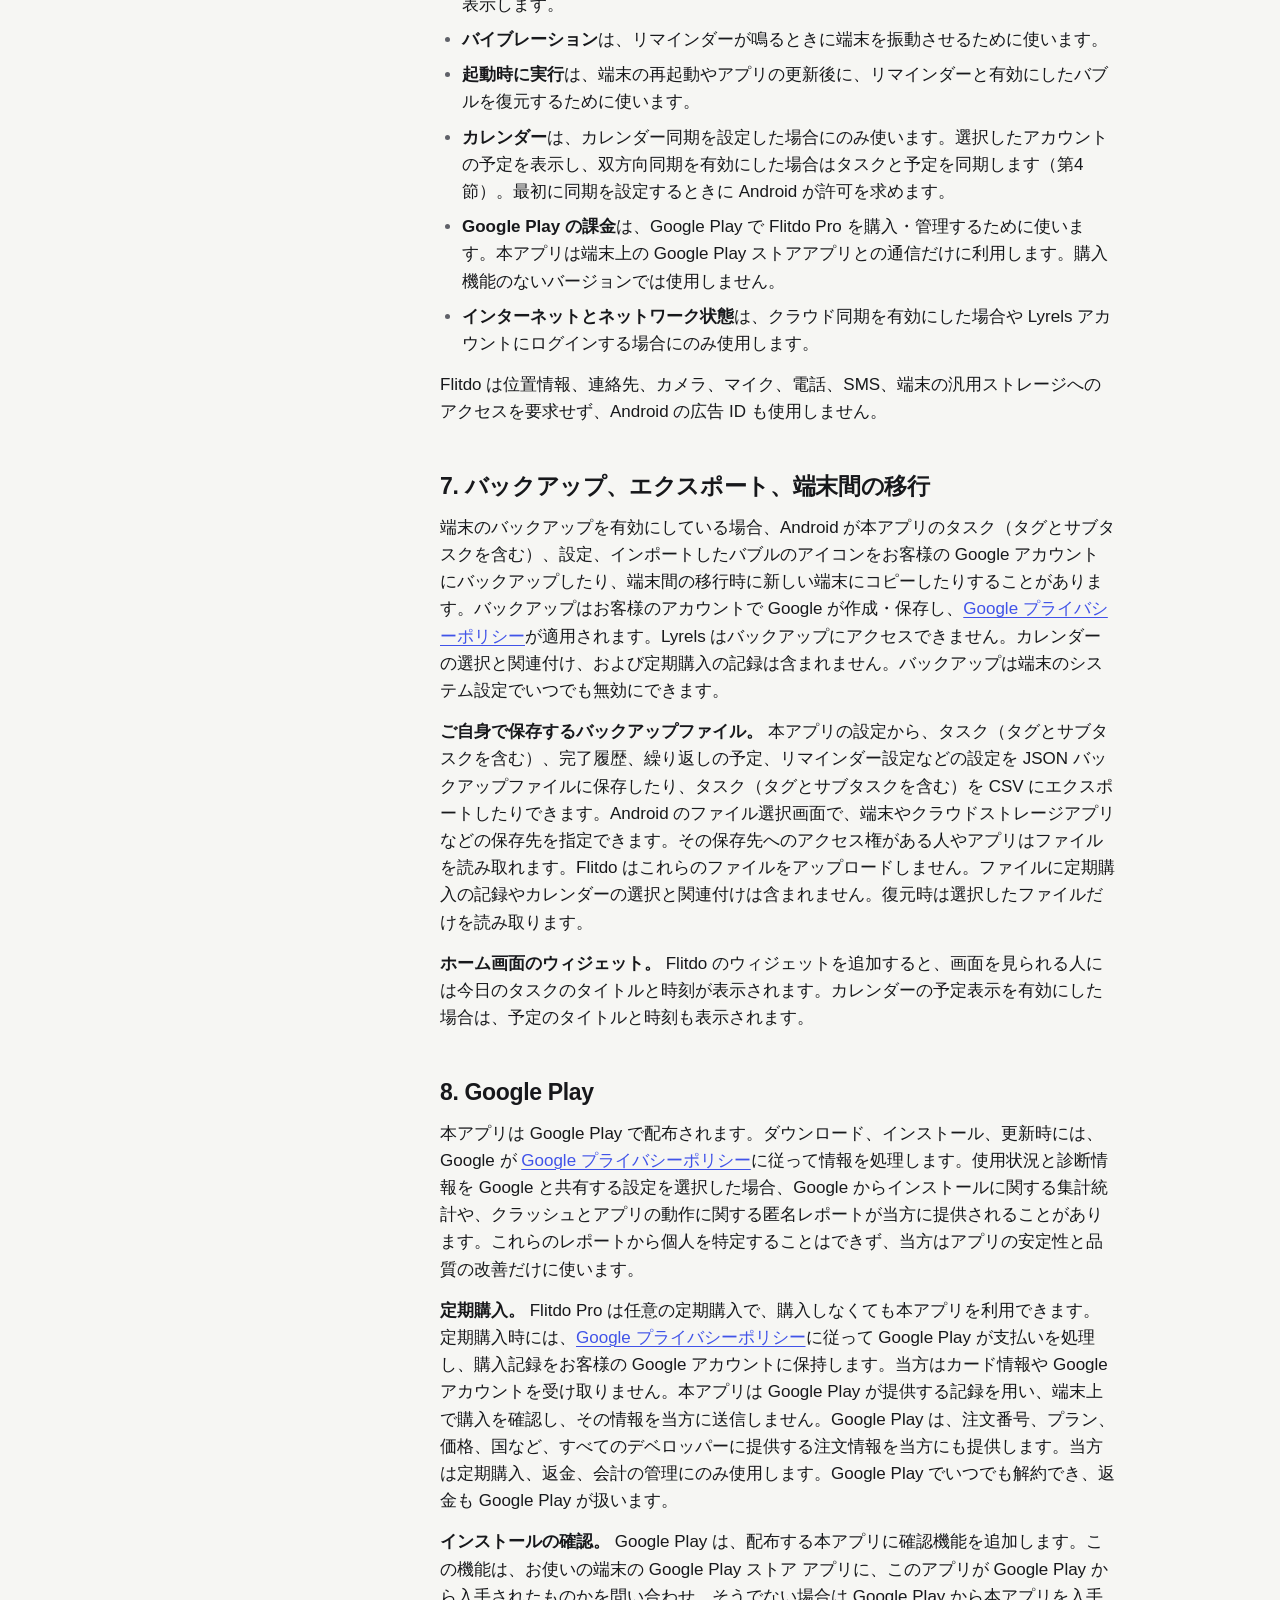
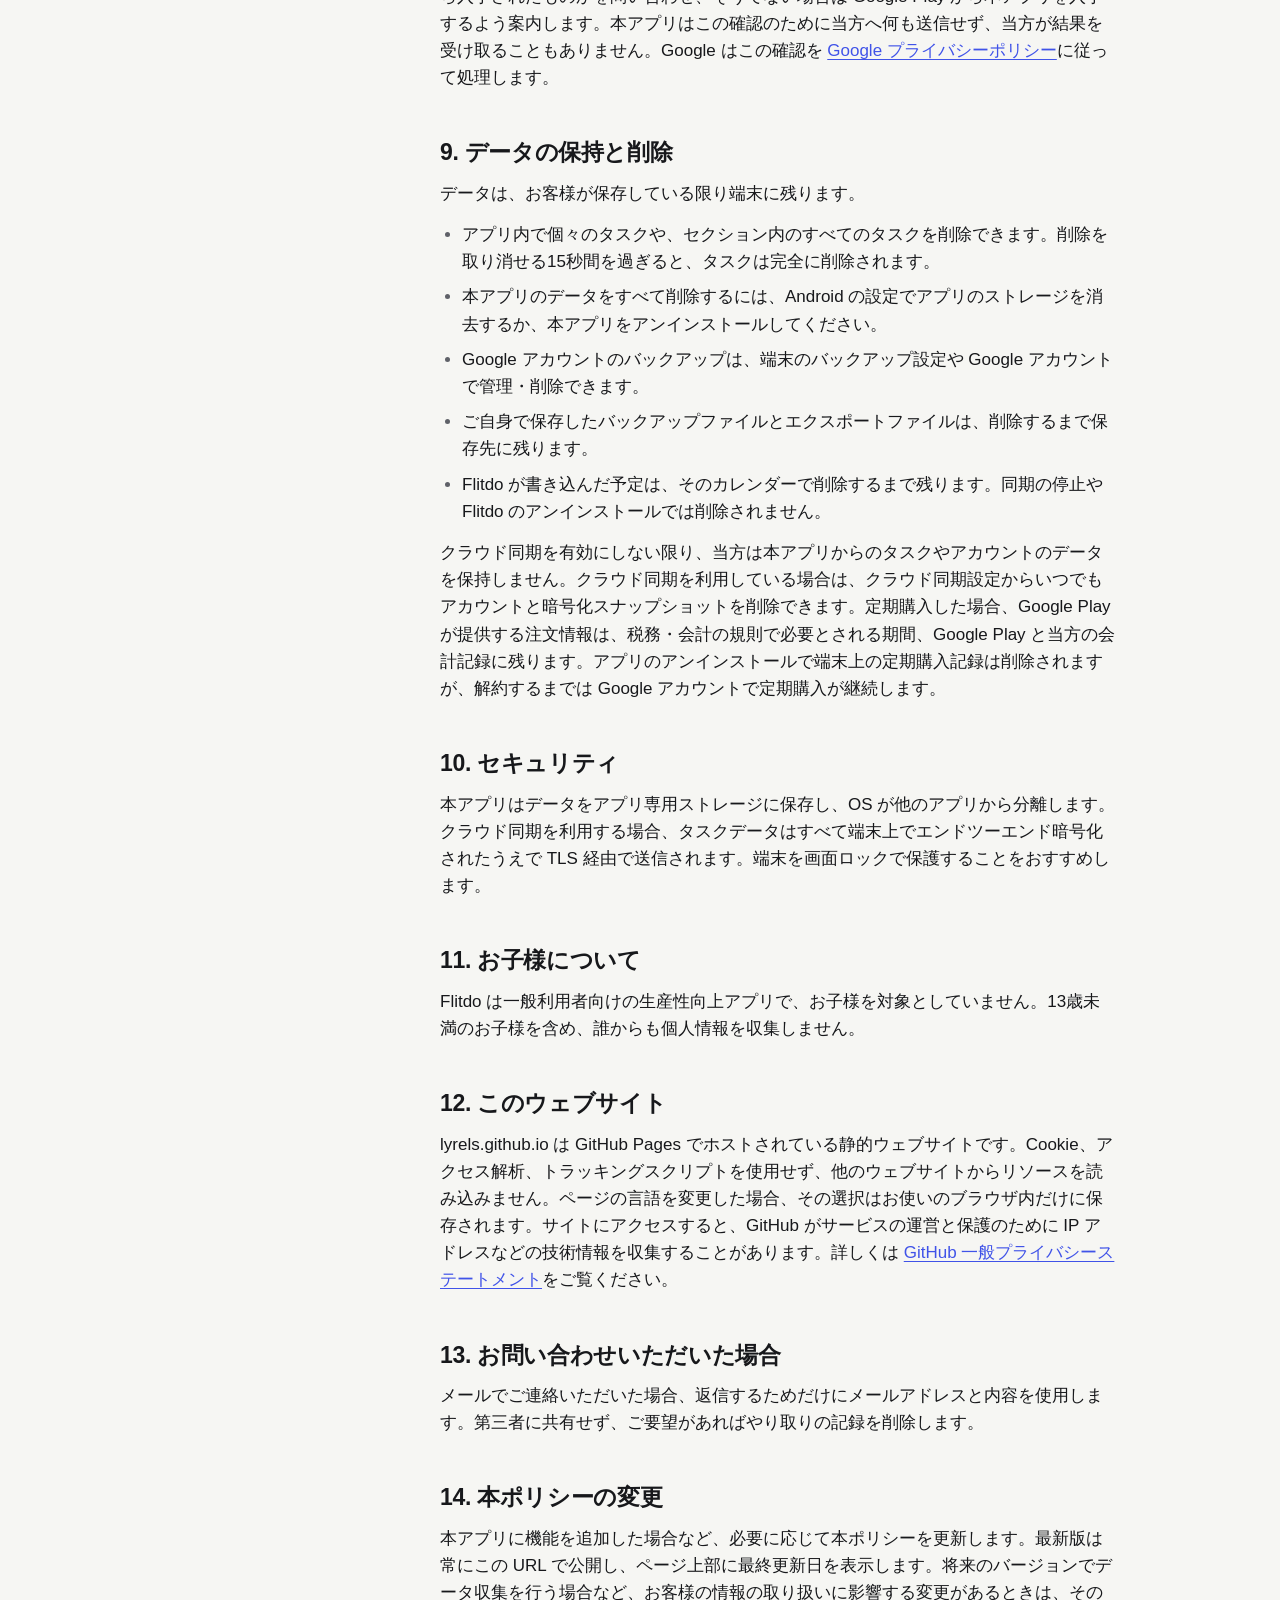
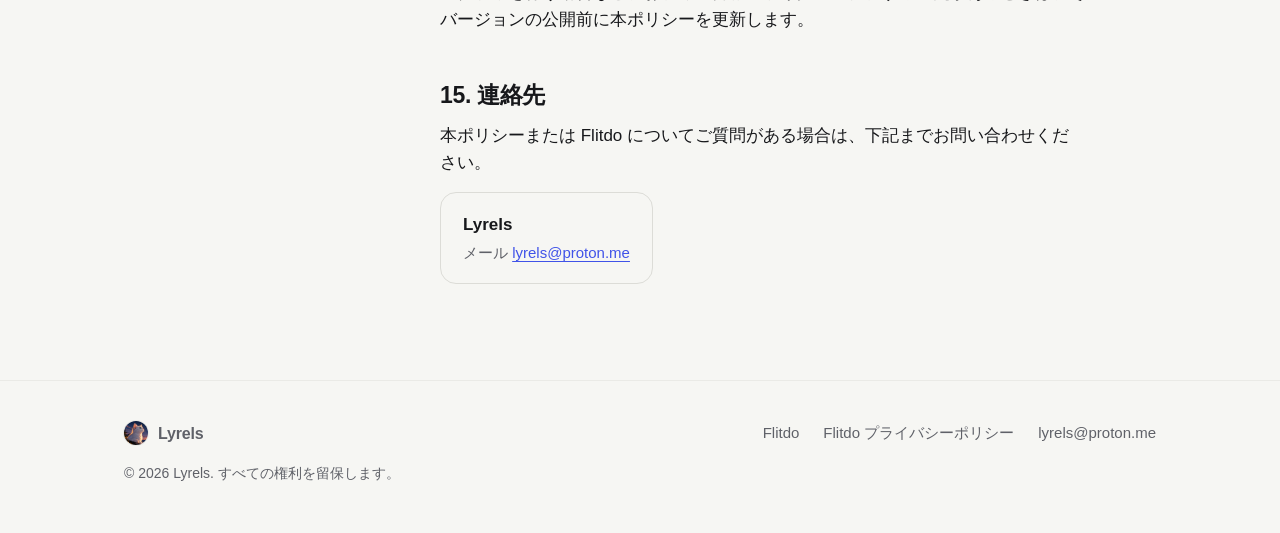
<file: flitdo/privacy/ja/index.html>
<!doctype html>
<html lang="ja" data-static-lang>
<head>
  <meta charset="utf-8">
  <meta name="viewport" content="width=device-width, initial-scale=1">
  <title>Flitdo プライバシーポリシー — Lyrels</title>
  <meta name="description" content="Lyrels が開発した Android 向けタスク管理アプリ Flitdo のプライバシーポリシーです。">
  <link rel="canonical" href="https://lyrels.github.io/flitdo/privacy/ja/">
  <link rel="alternate" hreflang="en" href="https://lyrels.github.io/flitdo/privacy/">
  <link rel="alternate" hreflang="zh-CN" href="https://lyrels.github.io/flitdo/privacy/zh-CN/">
  <link rel="alternate" hreflang="zh-TW" href="https://lyrels.github.io/flitdo/privacy/zh-TW/">
  <link rel="alternate" hreflang="ja" href="https://lyrels.github.io/flitdo/privacy/ja/">
  <link rel="alternate" hreflang="ko" href="https://lyrels.github.io/flitdo/privacy/ko/">
  <link rel="alternate" hreflang="x-default" href="https://lyrels.github.io/flitdo/privacy/">
  <link rel="icon" href="/assets/img/flitdo-icon.svg" type="image/svg+xml">
  <link rel="apple-touch-icon" href="/assets/img/flitdo-touch-icon.png">
  <meta name="theme-color" content="#f6f6f3" media="(prefers-color-scheme: light)">
  <meta name="theme-color" content="#0f1013" media="(prefers-color-scheme: dark)">
  <meta property="og:type" content="article">
  <meta property="og:site_name" content="Lyrels">
  <meta property="og:title" content="Flitdo プライバシーポリシー">
  <meta property="og:description" content="Lyrels が開発した Android 向けタスク管理アプリ Flitdo のプライバシーポリシーです。">
  <meta property="og:image" content="https://lyrels.github.io/assets/img/flitdo-icon-512.png">
  <meta property="og:url" content="https://lyrels.github.io/flitdo/privacy/ja/">
  <script src="/assets/js/language.js?v=site-languages"></script>
  <link rel="stylesheet" href="/assets/css/site.css?v=site-languages">
  <script src="/assets/js/site.js?v=site-languages" defer></script>
</head>
<body>
  <a class="skip" href="#main">本文へ移動</a>

  <header class="site-header">
    <div class="wrap">
      <a class="brand" href="/">
        <img class="avatar" src="/assets/img/lyrels-avatar.jpg" alt="" width="30" height="30">
        Lyrels
      </a>
      <nav class="nav policy-nav" aria-label="メインナビゲーション">
        <a href="/flitdo/">Flitdo</a>
        <a href="/flitdo/privacy/ja/" aria-current="page">プライバシー</a>
        <details class="policy-language-menu">
          <summary class="lang-toggle" aria-label="ポリシーの言語 · 日本語">日本語</summary>
          <div class="policy-languages">
            <a href="/flitdo/privacy/?lang=en" lang="en" hreflang="en">English</a>
            <a href="/flitdo/privacy/zh-CN/" lang="zh-CN" hreflang="zh-CN">简体中文</a>
            <a href="/flitdo/privacy/zh-TW/" lang="zh-TW" hreflang="zh-TW">繁體中文</a>
            <a href="/flitdo/privacy/ja/" lang="ja" hreflang="ja" aria-current="page">日本語</a>
            <a href="/flitdo/privacy/ko/" lang="ko" hreflang="ko">한국어</a>
          </div>
        </details>
      </nav>
    </div>
  </header>

  <main id="main">
    <div class="doc-head">
      <div class="wrap">
        <nav class="crumbs" aria-label="パンくずリスト">
          <a href="/">Lyrels</a><span aria-hidden="true">/</span><a href="/flitdo/">Flitdo</a><span aria-hidden="true">/</span><span>プライバシーポリシー</span>
        </nav>
        <h1>Flitdo プライバシーポリシー</h1>
        <p class="dates">
          <span>発効日 · <time datetime="2026-10-30">2026年10月30日</time></span>
          <span>最終更新日 · <time datetime="2026-11-19">2026年11月19日</time></span>
        </p>
      </div>
    </div>

    <div class="doc">
      <div class="wrap">
        <aside class="toc" aria-label="このページの内容">
          <p>このページの内容</p>
          <ol>
            <li><a href="#cloud-sync">Android と Windows のクラウド同期（任意）</a></li>
            <li><a href="#collect">収集する情報</a></li>
            <li><a href="#device">端末に保存される情報</a></li>
            <li><a href="#smart-input">スマート入力</a></li>
            <li><a href="#calendars">端末のカレンダー</a></li>
            <li><a href="#sounds">カスタムリマインダー音</a></li>
            <li><a href="#permissions">権限</a></li>
            <li><a href="#backup">バックアップ、エクスポート、端末間の移行</a></li>
            <li><a href="#google-play">Google Play</a></li>
            <li><a href="#retention">データの保持と削除</a></li>
            <li><a href="#security">セキュリティ</a></li>
            <li><a href="#children">お子様について</a></li>
            <li><a href="#website">このウェブサイト</a></li>
            <li><a href="#emails">お問い合わせいただいた場合</a></li>
            <li><a href="#changes">本ポリシーの変更</a></li>
            <li><a href="#contact">連絡先</a></li>
          </ol>
        </aside>

        <article class="prose">
          <p>このプライバシーポリシーは、<strong>Lyrels</strong>（以下「当方」）が開発・公開する Android および Windows 向けタスク管理アプリ <strong>Flitdo</strong>（以下「本アプリ」）での、お客様の情報の取り扱いについて説明します。本アプリとこのウェブサイトに適用されます。</p>
          <h2 id="cloud-sync">Android と Windows のクラウド同期（任意）</h2>
          <p>アカウントを作成せずに端末上でタスクを管理できます。クラウド同期で Lyrels アカウントに接続すると、複数の端末のタスクを統合できます。クラウド同期を利用する場合はインターネットとネットワーク状態へのアクセスを使用します。音声入力を使う場合、端末の音声認識サービスが音声をオンラインで処理することがあります。</p>
          <p>端末はタスク、タグ、サブタスク、繰り返しとリマインダーの情報を暗号化してから送信します。Android は対応する設定や独自の音声・画像も同期できます。Windows はタスクを同期し、スナップショット内の Android 設定を保持します。サービスは暗号化した最新および直前のスナップショットを保存します。新しい端末で鍵を開くための復旧コードは安全に保管してください。</p>
          <p>端末の認証、不正利用の防止、更新の配信のため、Lyrels はユーザー名、パスワード検証値、端末名と公開鍵、暗号化した鍵、セッションと復旧の検証情報、IP アドレス、接続時刻、スナップショットのサイズと版を処理します。サービスへの接続は Cloudflare を経由します。Google を連携する場合は、確認済みの識別子と、提供される場合はメールアドレスを処理します。決済は Google Play が行います。購読確認を有効にした場合は購入トークンと購読状態を使用します。</p>
          <p>同期を一時停止すると、その端末からの同期通信が停止します。端末の承認を取り消すと以後のアクセスは停止しますが、保存済みのコピーは残ります。クラウド同期設定でアカウントを削除すると、稼働中のサービスからアカウントとスナップショットが削除されます。端末上のコピーやエクスポートしたファイルは残ります。プライバシーに関するご依頼は下記までご連絡ください。</p>

          <div class="summary" style="margin-top:28px">
            <h2 id="summary">概要</h2>
            <ul>
              <li>Flitdo は、個人情報や機密性の高いユーザーデータを<strong>販売・共有しません</strong>。任意のクラウド同期で送信されるタスクデータは、送信前に端末上で<strong>エンドツーエンド暗号化</strong>されます。</li>
              <li>初期状態では、入力した内容は<strong>お使いの端末上</strong>に保存され、アカウント登録は不要です。必要に応じて、端末間のエンドツーエンド暗号化クラウド同期や、選択したカレンダーとの双方向同期（第4節）を有効にできます。</li>
              <li>本アプリには<strong>広告、分析、トラッキングの機能</strong>や、データを収集する第三者の SDK はありません。</li>
              <li>本アプリがネットワーク通信を行うのは、<strong>任意のクラウド同期にログインして利用する場合のみ</strong>です。</li>
              <li><strong>Flitdo Pro</strong> は Google Play を通じて提供する任意の定期購入です。支払いは Google が処理し、当方がカード情報を確認することはありません。</li>
            </ul>
          </div>

          <h2 id="collect">1. 収集する情報</h2>
          <p>クラウド同期を使用しない場合、端末の外へデータは送信されません。本アプリは広告、分析、クラッシュレポートなど、データを収集する第三者の SDK を含みません。クラウド同期を有効にした場合、タスクや設定はお使いの端末のみが保持する鍵で端末上にて暗号化されます。当方は上記の<strong>Android と Windows のクラウド同期（任意）</strong>に記載されたアカウント、端末、暗号化スナップショットのメタデータのみを処理し、タスクの内容を読み取ることはできません。Flitdo Pro を定期購入した場合、購入は Google Play が処理し、当方には第8節に記載する注文情報のみが提供されます（クラウド同期に定期購入を連携した場合は購入トークンと購読状態も確認に使用します）。双方向のカレンダー同期を有効にすると、本アプリは日付のあるタスクのタイトル、日付、時刻を端末のカレンダーに書き込み、カレンダーアカウントがそれらを同期することがあります。詳しくは第4節をご覧ください。</p>

          <h2 id="device">2. 端末に保存される情報</h2>
          <p>本アプリは機能を提供するため、次の情報を端末内のアプリ専用ストレージに保存します。このデータはお使いの端末上にあり、当方はアクセスできません。</p>
          <dl>
            <div><dt>タスク</dt><dd>タイトル、期限の日付と時刻、リマインダーとタスクごとの追加リマインダーの設定、繰り返しルール、タグ、サブタスクとそのチェック状態、完了状態、完了日。</dd></div>
            <div><dt>タグ</dt><dd>作成したタグの名前と色。</dd></div>
            <div><dt>削除したタスク</dt><dd>削除を取り消せるようにコピーを15秒間保持し、その後、完全に削除します。</dd></div>
            <div><dt>設定</dt><dd>テーマ、言語、スマート入力のオプションと自作の入力テンプレート、フローティングバブルの設定、通知音、追加リマインダー、通知を控える時間帯、保存した追加リマインダーのプリセット（サブタスクのタイトルを含む場合があります）などのリマインダー設定。</dd></div>
            <div><dt>インポートした画像</dt><dd>Android のシステムファイル選択画面でバブルのアイコンとして選んだ画像です。画像を再エンコードして本アプリの専用ストレージに保存します。本アプリがアクセスできるのは、お客様が選択したファイルだけです。</dd></div>
            <div><dt>カレンダーの選択と関連付け</dt><dd>カレンダー同期を使う場合は、選択したカレンダーアカウント、タスクの双方向同期の有無と対象カレンダー、ホーム画面のウィジェットに予定を表示するかどうかを保存します。同期したタスクごとに、予定の識別子と、双方で最後に一致したタイトル、日付、時刻も保存します。これらの情報は他のデータと分けて保存し、Android のバックアップやご自身で保存するバックアップファイルには含めません。</dd></div>
            <div><dt>定期購入の記録</dt><dd>Flitdo Pro を定期購入した場合は、Google Play が本アプリに提供する購入記録（注文番号、プラン、購入日時、購入トークン、自動更新の有無）と、Google Play が最後に確認した日時を保存します。これにより、Google Play に一時的に接続できなくても、短期間は Pro を利用できます。また、端末でランダムな識別子を生成します。購入時は、この識別子をハッシュ化して購入情報とともに Google Play に渡します。この値にお客様の個人情報は含まれません。定期購入の記録は Android のバックアップに含めません。</dd></div>
          </dl>

          <h2 id="smart-input">3. スマート入力</h2>
          <p>Flitdo はアプリ内蔵のルールを使い、入力された日付や時刻を認識します。処理はすべて端末上で行われます。AI サービス、サーバー、ネットワーク接続を利用せず、入力したテキストを外部に送信することはありません。</p>

          <h2 id="calendars">4. 端末のカレンダー</h2>
          <p>カレンダー機能は任意で、設定するまでは無効です。Flitdo は Android のカレンダーストレージを介して、すでに端末にあるカレンダーだけを使用し、カレンダー提供元のアカウントに直接ログインすることはありません。</p>
          <ul>
            <li><strong>予定の表示。</strong> カレンダーへのアクセスを許可すると、選択したアカウントで表示対象になっているカレンダーから、閲覧中の日の予定を表示します。ホーム画面のウィジェットにも予定を表示できます。Flitdo が Android にアカウントの更新を要求することがあります。「予定の表示のみ」では予定を読み取って表示し、タスクは作成しません。</li>
            <li><strong>タスクの双方向同期。</strong> 双方向同期を有効にすると、Flitdo は日付のあるタスクのタイトル、日付、時刻を選択したカレンダーに書き込みます。そのカレンダー内で今日以降に始まる繰り返しのない予定は、リマインダーのないタスクになります。予定のタイトル、日付、開始時刻は通常のタスクデータとして保存され、タスクのバックアップに含まれます。これらの項目の変更は双方向に反映されます。完了状態、リマインダー、繰り返しルール、タグ、サブタスクは Flitdo 内に保持されます。片方を削除しても、もう片方の記録は残ります。同期を停止しても双方の記録は残り、再接続時に利用できるよう端末上の関連付けも保持されます。</li>
            <li><strong>カレンダーアカウント。</strong> Flitdo が書き込んだ予定は、カレンダー内の他の予定と同様に扱われます。Google や Microsoft Outlook などの同期に対応するアカウントの場合、そのアカウントの端末上の同期機能により、提供元のプライバシーポリシーに従って予定が提供元のサーバーに送信されることがあります。Lyrels がこれらの予定を受け取ることはありません。</li>
          </ul>
          <p>本アプリの設定でいつでも双方向同期を無効にしたり、カレンダー同期を停止したりできます。また、Android の設定でカレンダーへのアクセス権限を取り消せます。</p>

          <h2 id="sounds">5. カスタムリマインダー音</h2>
          <p>Android 10 以降では、音声ファイルをリマインダー音として選べます。Flitdo Pro ではアラーム形式のリマインダー音にも使えます。Android はアプリ専用ストレージの外にある通知音のみ再生できるため、Flitdo は選んだファイルを検証し、そのコピーを端末の共有フォルダ <strong>Notifications/Flitdo</strong> に保存します。共有ストレージ内の他のファイルと同様に、システムや、音声またはメディアファイルへのアクセスを許可した他のアプリがコピーにアクセスできます。</p>
          <p>別の音を選ぶと、Flitdo はコピーを削除します。カスタム音を使用中に Flitdo をアンインストールすると、コピーが端末に残ることがあります。ファイル管理アプリで削除できます。本アプリは、他の音声ファイルを読み取りません。</p>

          <h2 id="permissions">6. 権限</h2>
          <p>Flitdo は機能に必要な Android の権限だけを要求します。情報の収集には使用しません。</p>
          <ul>
            <li><strong>通知</strong>は、リマインダーを表示するために使います。</li>
            <li><strong>アラームとリマインダー</strong>（正確なアラーム）は、指定した時刻に通知するために使います。システム設定で許可や取り消しができます。</li>
            <li><strong>他のアプリの上に表示</strong>は、任意のクイック追加バブルのみに使います。この機能は初期設定では無効です。</li>
            <li><strong>フォアグラウンドサービス</strong>は、有効にしたバブルを表示し続けるためと、停止するか設定した時間が経過するまでリマインダーを鳴らすために使います。動作中は通知を表示します。</li>
            <li><strong>バイブレーション</strong>は、リマインダーが鳴るときに端末を振動させるために使います。</li>
            <li><strong>起動時に実行</strong>は、端末の再起動やアプリの更新後に、リマインダーと有効にしたバブルを復元するために使います。</li>
            <li><strong>カレンダー</strong>は、カレンダー同期を設定した場合にのみ使います。選択したアカウントの予定を表示し、双方向同期を有効にした場合はタスクと予定を同期します（第4節）。最初に同期を設定するときに Android が許可を求めます。</li>
            <li><strong>Google Play の課金</strong>は、Google Play で Flitdo Pro を購入・管理するために使います。本アプリは端末上の Google Play ストアアプリとの通信だけに利用します。購入機能のないバージョンでは使用しません。</li>
            <li><strong>インターネットとネットワーク状態</strong>は、クラウド同期を有効にした場合や Lyrels アカウントにログインする場合にのみ使用します。</li>
          </ul>
          <p>Flitdo は位置情報、連絡先、カメラ、マイク、電話、SMS、端末の汎用ストレージへのアクセスを要求せず、Android の広告 ID も使用しません。</p>

          <h2 id="backup">7. バックアップ、エクスポート、端末間の移行</h2>
          <p>端末のバックアップを有効にしている場合、Android が本アプリのタスク（タグとサブタスクを含む）、設定、インポートしたバブルのアイコンをお客様の Google アカウントにバックアップしたり、端末間の移行時に新しい端末にコピーしたりすることがあります。バックアップはお客様のアカウントで Google が作成・保存し、<a href="https://policies.google.com/privacy?hl=ja" rel="noopener">Google プライバシーポリシー</a>が適用されます。Lyrels はバックアップにアクセスできません。カレンダーの選択と関連付け、および定期購入の記録は含まれません。バックアップは端末のシステム設定でいつでも無効にできます。</p>
          <p><strong>ご自身で保存するバックアップファイル。</strong> 本アプリの設定から、タスク（タグとサブタスクを含む）、完了履歴、繰り返しの予定、リマインダー設定などの設定を JSON バックアップファイルに保存したり、タスク（タグとサブタスクを含む）を CSV にエクスポートしたりできます。Android のファイル選択画面で、端末やクラウドストレージアプリなどの保存先を指定できます。その保存先へのアクセス権がある人やアプリはファイルを読み取れます。Flitdo はこれらのファイルをアップロードしません。ファイルに定期購入の記録やカレンダーの選択と関連付けは含まれません。復元時は選択したファイルだけを読み取ります。</p>
          <p><strong>ホーム画面のウィジェット。</strong> Flitdo のウィジェットを追加すると、画面を見られる人には今日のタスクのタイトルと時刻が表示されます。カレンダーの予定表示を有効にした場合は、予定のタイトルと時刻も表示されます。</p>

          <h2 id="google-play">8. Google Play</h2>
          <p>本アプリは Google Play で配布されます。ダウンロード、インストール、更新時には、Google が <a href="https://policies.google.com/privacy?hl=ja" rel="noopener">Google プライバシーポリシー</a>に従って情報を処理します。使用状況と診断情報を Google と共有する設定を選択した場合、Google からインストールに関する集計統計や、クラッシュとアプリの動作に関する匿名レポートが当方に提供されることがあります。これらのレポートから個人を特定することはできず、当方はアプリの安定性と品質の改善だけに使います。</p>
          <p><strong>定期購入。</strong> Flitdo Pro は任意の定期購入で、購入しなくても本アプリを利用できます。定期購入時には、<a href="https://policies.google.com/privacy?hl=ja" rel="noopener">Google プライバシーポリシー</a>に従って Google Play が支払いを処理し、購入記録をお客様の Google アカウントに保持します。当方はカード情報や Google アカウントを受け取りません。本アプリは Google Play が提供する記録を用い、端末上で購入を確認し、その情報を当方に送信しません。Google Play は、注文番号、プラン、価格、国など、すべてのデベロッパーに提供する注文情報を当方にも提供します。当方は定期購入、返金、会計の管理にのみ使用します。Google Play でいつでも解約でき、返金も Google Play が扱います。</p>
          <p><strong>インストールの確認。</strong> Google Play は、配布する本アプリに確認機能を追加します。この機能は、お使いの端末の Google Play ストア アプリに、このアプリが Google Play から入手されたものかを問い合わせ、そうでない場合は Google Play から本アプリを入手するよう案内します。本アプリはこの確認のために当方へ何も送信せず、当方が結果を受け取ることもありません。Google はこの確認を <a href="https://policies.google.com/privacy?hl=ja" rel="noopener">Google プライバシーポリシー</a>に従って処理します。</p>

          <h2 id="retention">9. データの保持と削除</h2>
          <p>データは、お客様が保存している限り端末に残ります。</p>
          <ul>
            <li>アプリ内で個々のタスクや、セクション内のすべてのタスクを削除できます。削除を取り消せる15秒間を過ぎると、タスクは完全に削除されます。</li>
            <li>本アプリのデータをすべて削除するには、Android の設定でアプリのストレージを消去するか、本アプリをアンインストールしてください。</li>
            <li>Google アカウントのバックアップは、端末のバックアップ設定や Google アカウントで管理・削除できます。</li>
            <li>ご自身で保存したバックアップファイルとエクスポートファイルは、削除するまで保存先に残ります。</li>
            <li>Flitdo が書き込んだ予定は、そのカレンダーで削除するまで残ります。同期の停止や Flitdo のアンインストールでは削除されません。</li>
          </ul>
          <p>クラウド同期を有効にしない限り、当方は本アプリからのタスクやアカウントのデータを保持しません。クラウド同期を利用している場合は、クラウド同期設定からいつでもアカウントと暗号化スナップショットを削除できます。定期購入した場合、Google Play が提供する注文情報は、税務・会計の規則で必要とされる期間、Google Play と当方の会計記録に残ります。アプリのアンインストールで端末上の定期購入記録は削除されますが、解約するまでは Google アカウントで定期購入が継続します。</p>

          <h2 id="security">10. セキュリティ</h2>
          <p>本アプリはデータをアプリ専用ストレージに保存し、OS が他のアプリから分離します。クラウド同期を利用する場合、タスクデータはすべて端末上でエンドツーエンド暗号化されたうえで TLS 経由で送信されます。端末を画面ロックで保護することをおすすめします。</p>

          <h2 id="children">11. お子様について</h2>
          <p>Flitdo は一般利用者向けの生産性向上アプリで、お子様を対象としていません。13歳未満のお子様を含め、誰からも個人情報を収集しません。</p>

          <h2 id="website">12. このウェブサイト</h2>
          <p>lyrels.github.io は GitHub Pages でホストされている静的ウェブサイトです。Cookie、アクセス解析、トラッキングスクリプトを使用せず、他のウェブサイトからリソースを読み込みません。ページの言語を変更した場合、その選択はお使いのブラウザ内だけに保存されます。サイトにアクセスすると、GitHub がサービスの運営と保護のために IP アドレスなどの技術情報を収集することがあります。詳しくは <a href="https://docs.github.com/en/site-policy/privacy-policies/github-general-privacy-statement" rel="noopener">GitHub 一般プライバシーステートメント</a>をご覧ください。</p>

          <h2 id="emails">13. お問い合わせいただいた場合</h2>
          <p>メールでご連絡いただいた場合、返信するためだけにメールアドレスと内容を使用します。第三者に共有せず、ご要望があればやり取りの記録を削除します。</p>

          <h2 id="changes">14. 本ポリシーの変更</h2>
          <p>本アプリに機能を追加した場合など、必要に応じて本ポリシーを更新します。最新版は常にこの URL で公開し、ページ上部に最終更新日を表示します。将来のバージョンでデータ収集を行う場合など、お客様の情報の取り扱いに影響する変更があるときは、そのバージョンの公開前に本ポリシーを更新します。</p>

          <h2 id="contact">15. 連絡先</h2>
          <p>本ポリシーまたは Flitdo についてご質問がある場合は、下記までお問い合わせください。</p>
          <div class="contact-card">
            <strong>Lyrels</strong>
            <span>メール <a href="mailto:lyrels@proton.me">lyrels@proton.me</a></span>
          </div>
        </article>
      </div>
    </div>
  </main>

  <footer class="site-footer">
    <div class="wrap">
      <a class="brand" href="/">
        <img class="avatar" src="/assets/img/lyrels-avatar.jpg" alt="" width="30" height="30">
        Lyrels
      </a>
      <nav aria-label="フッターナビゲーション">
        <a href="/flitdo/">Flitdo</a>
        <a href="/flitdo/privacy/ja/">Flitdo プライバシーポリシー</a>
        <a href="mailto:lyrels@proton.me">lyrels@proton.me</a>
      </nav>
      <small>© <span data-year>2026</span> Lyrels. すべての権利を留保します。</small>
    </div>
  </footer>
</body>
</html>
</file>
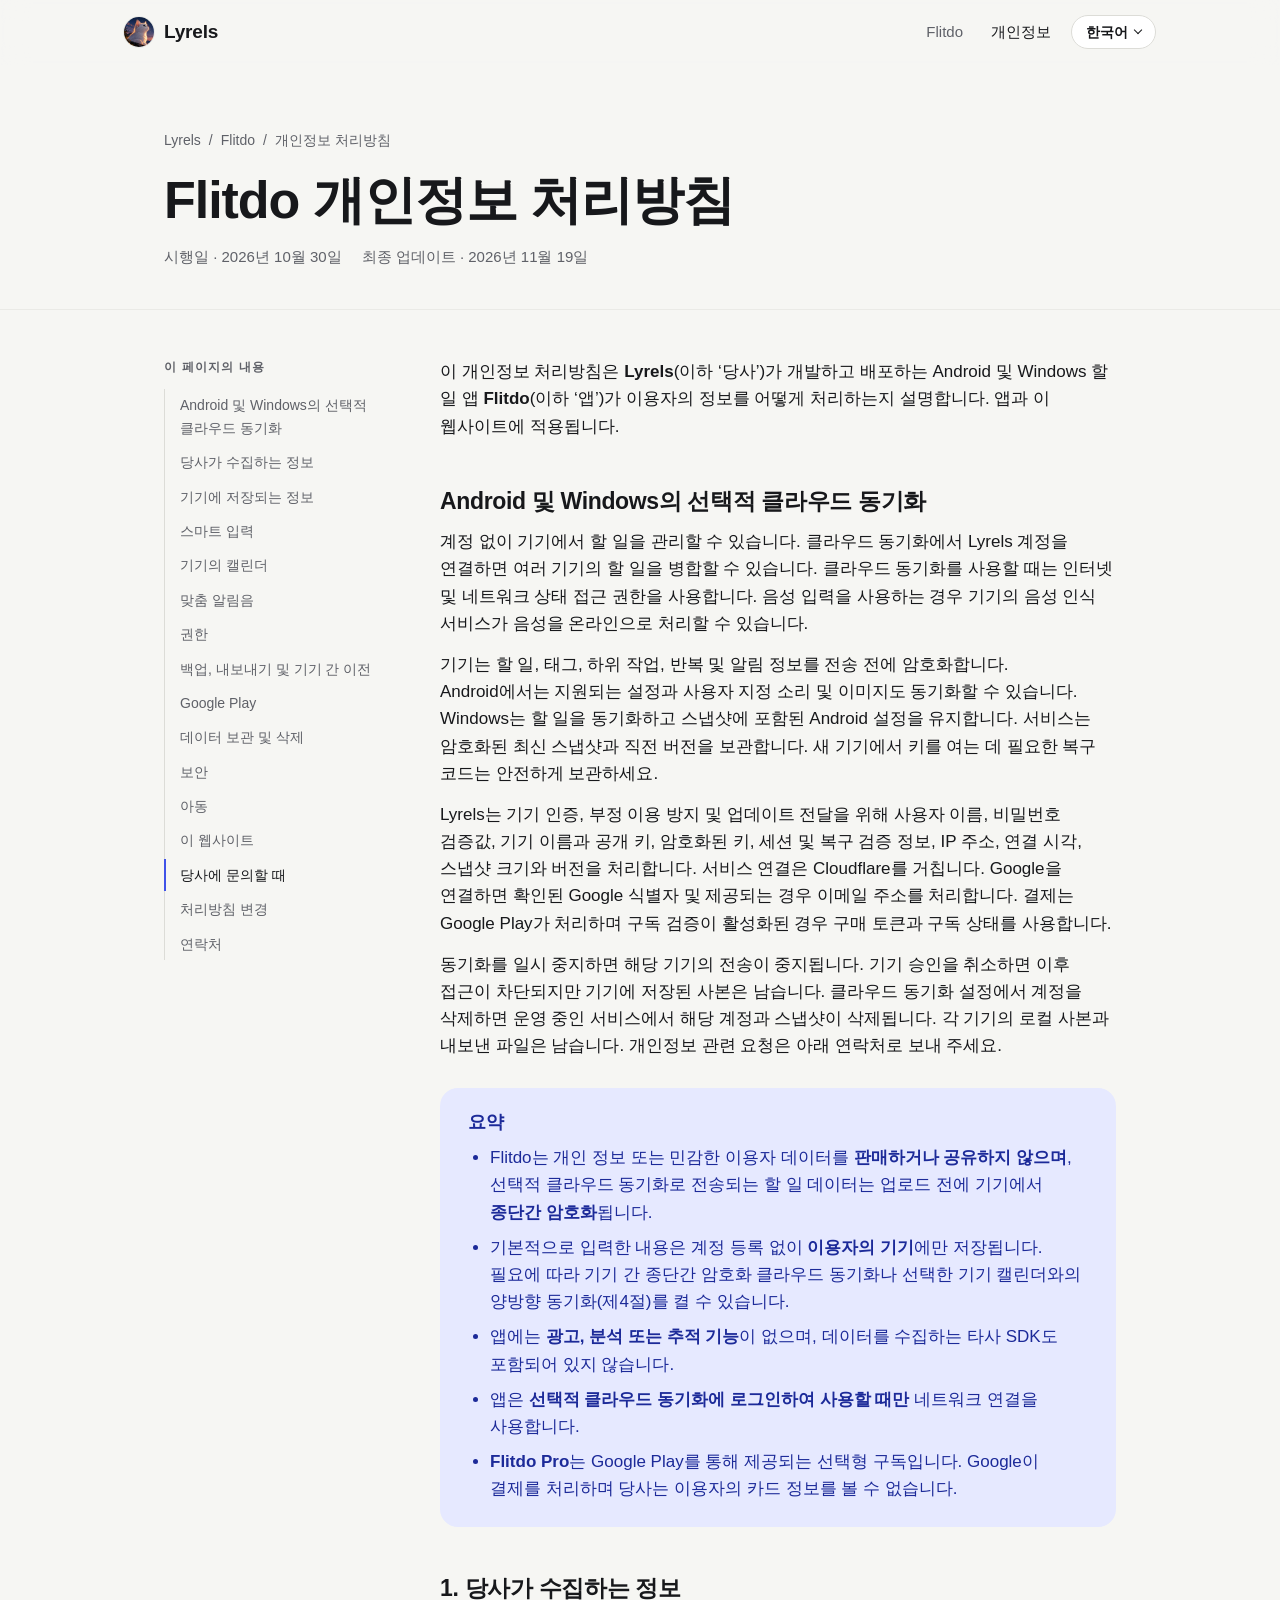
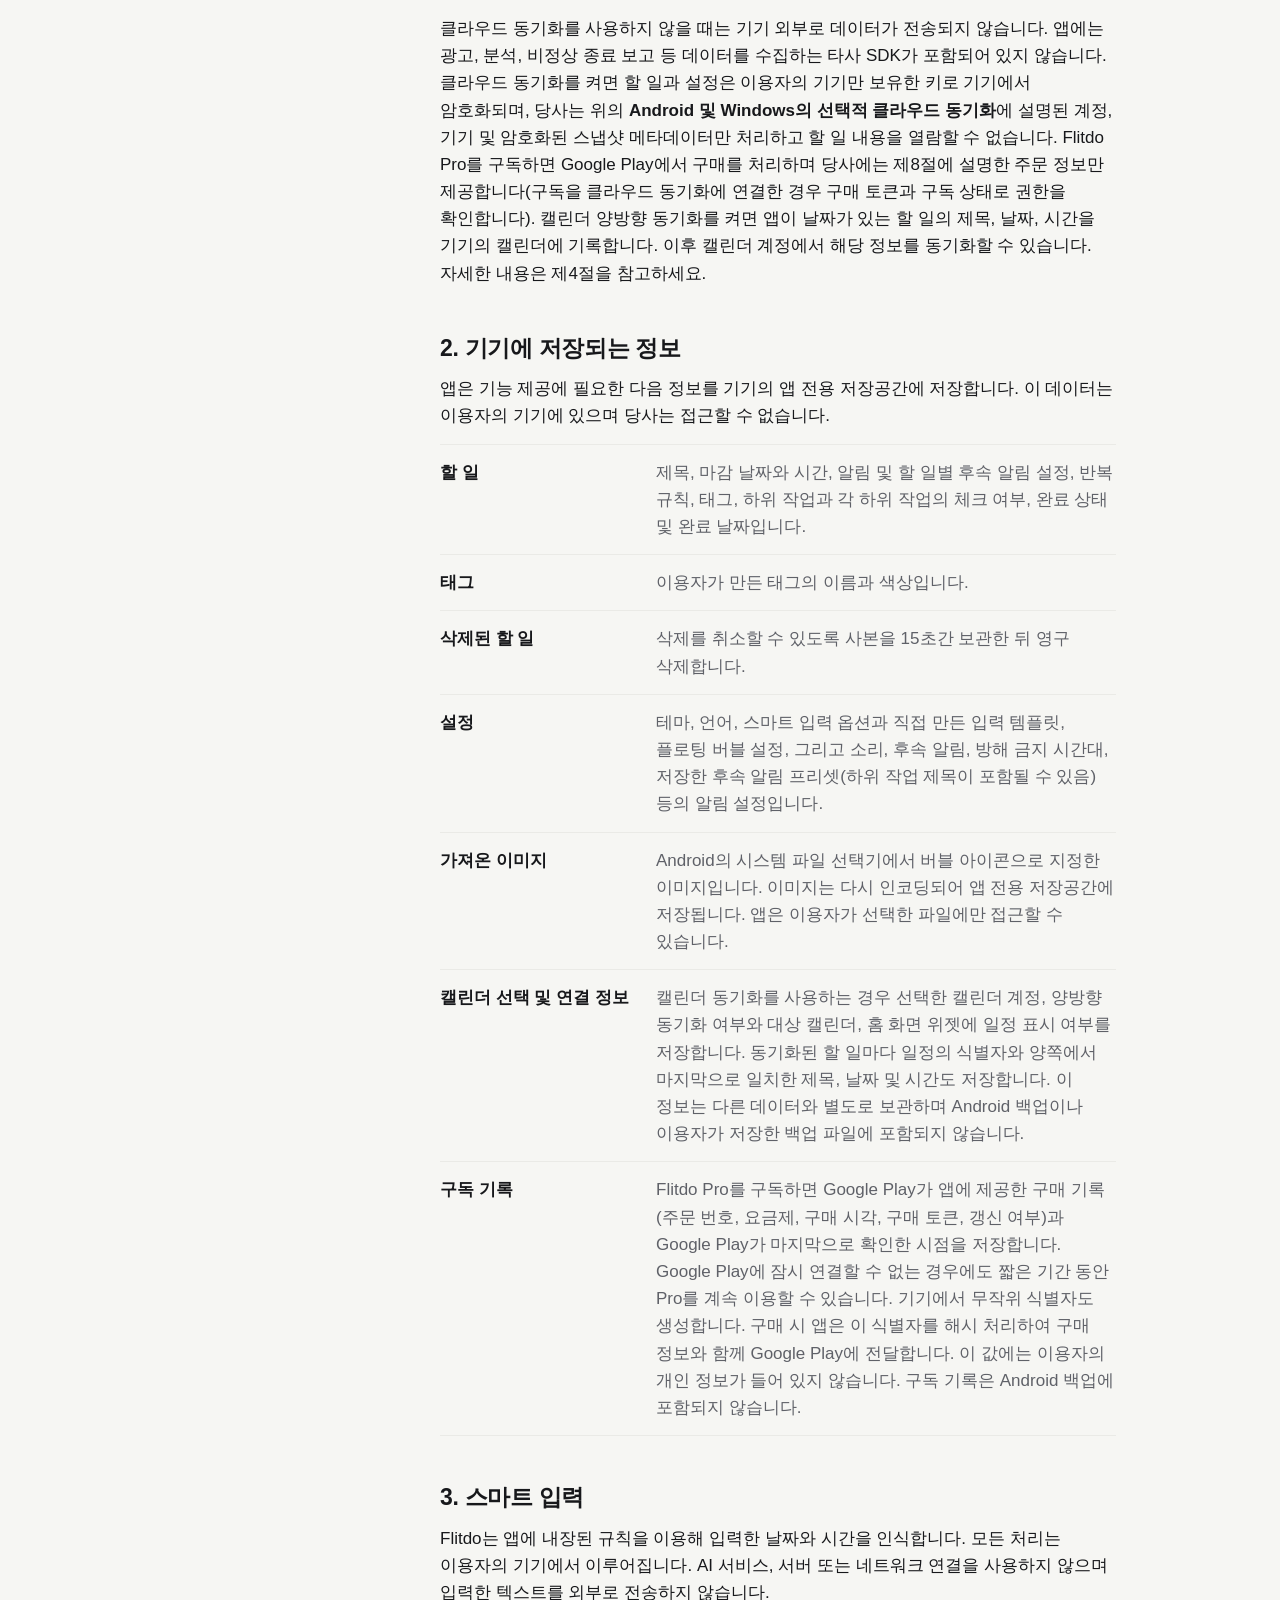
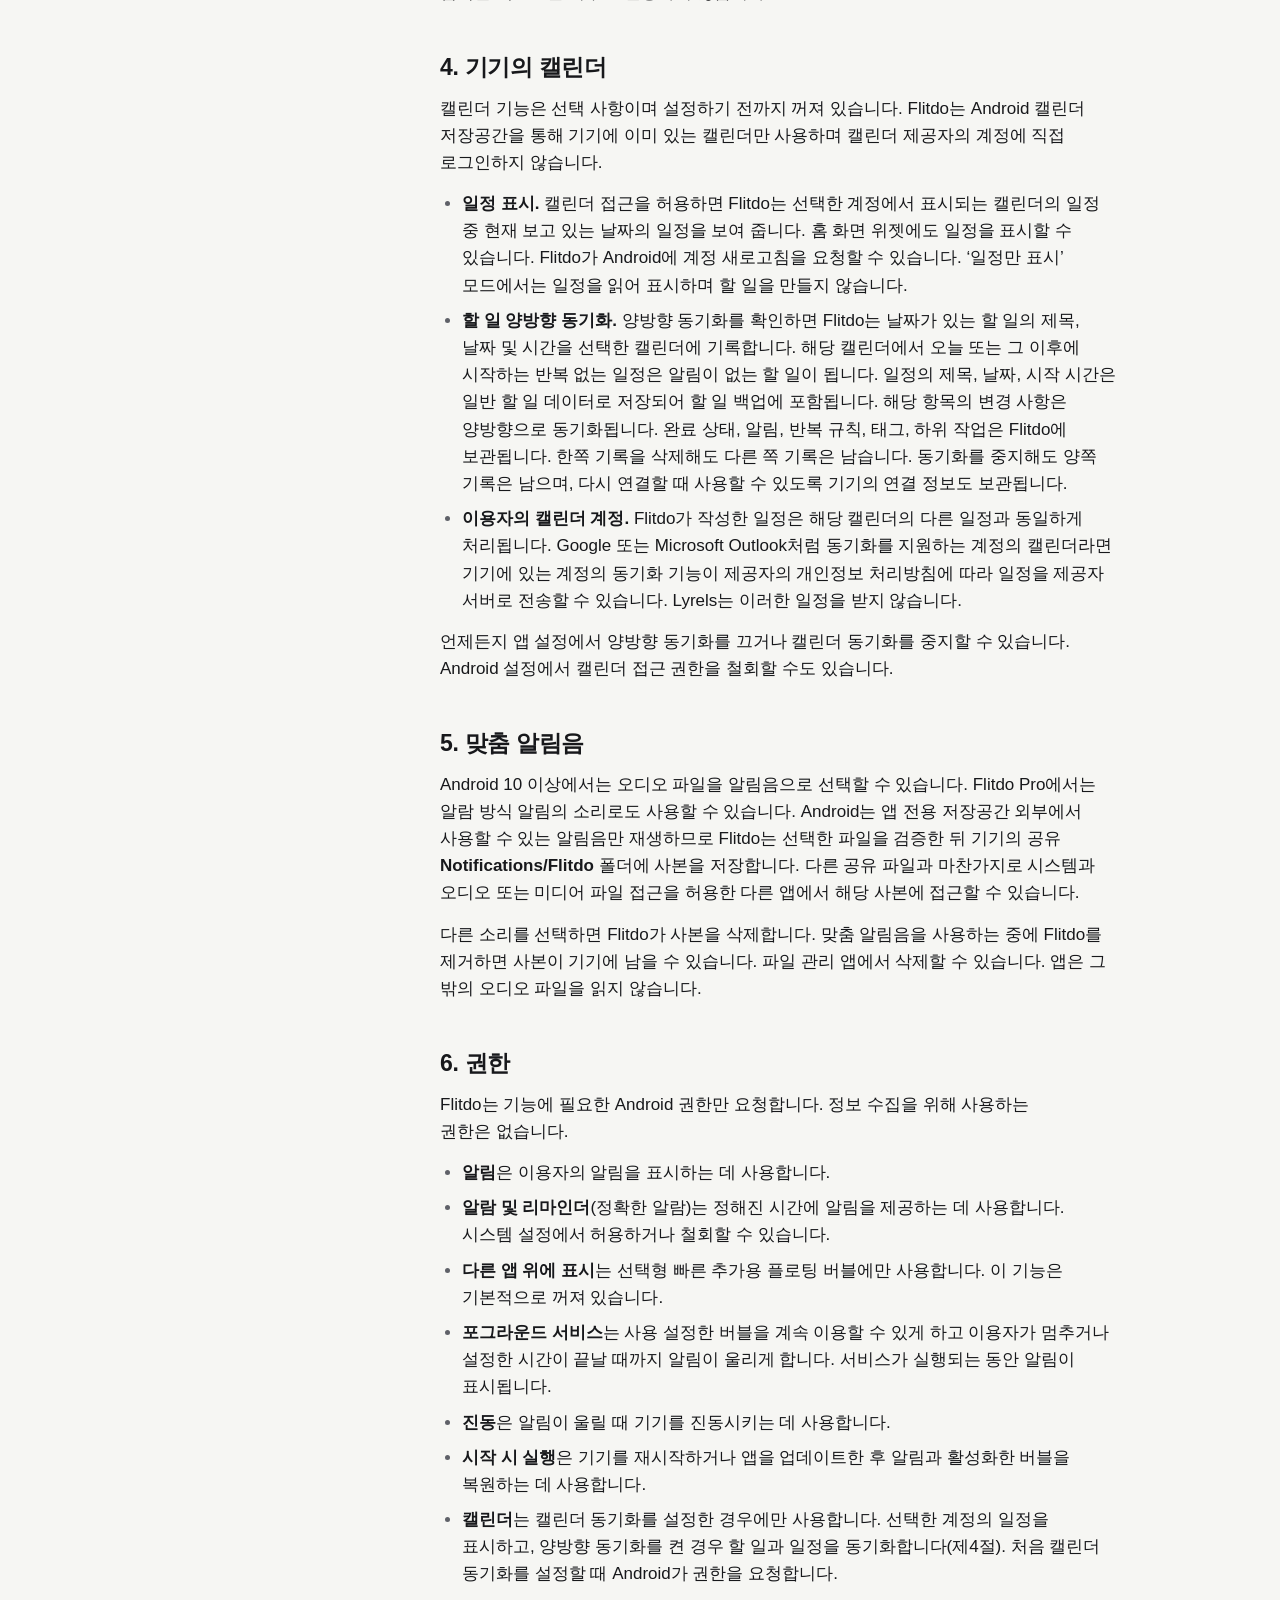
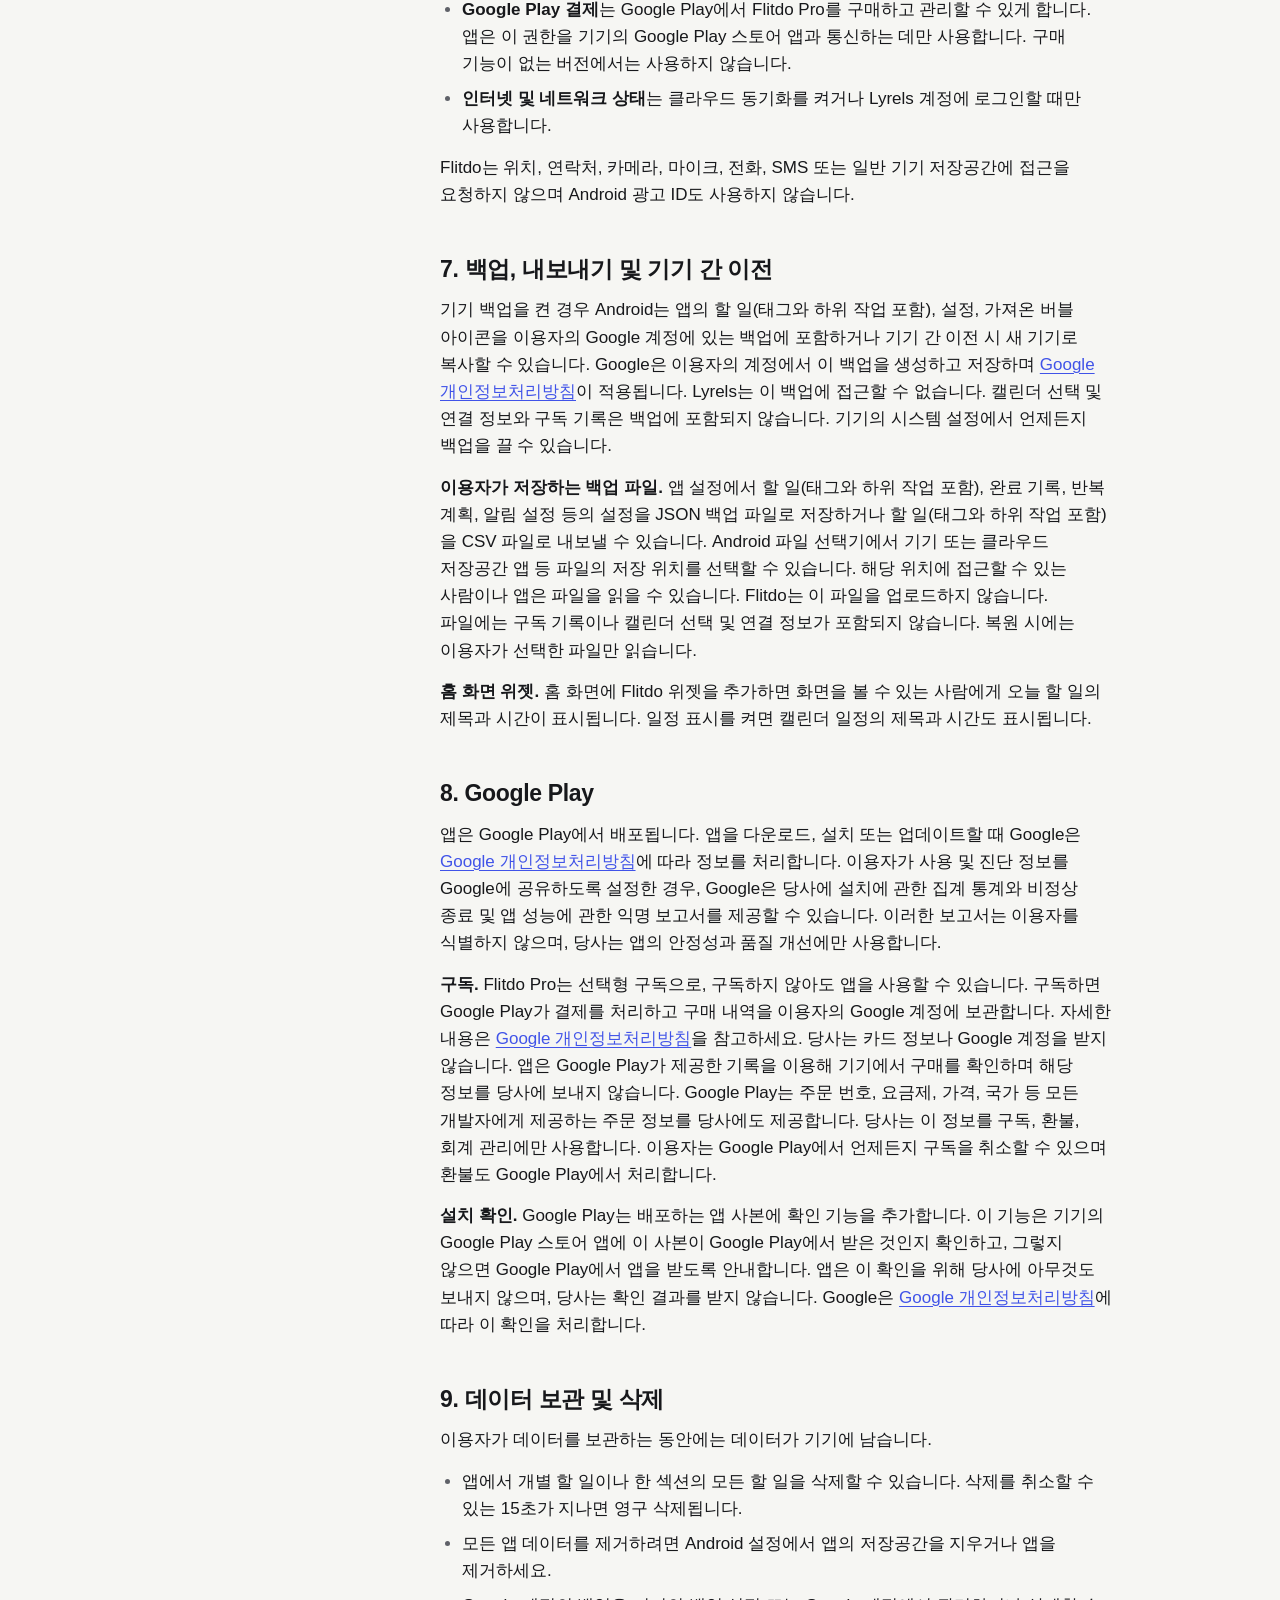
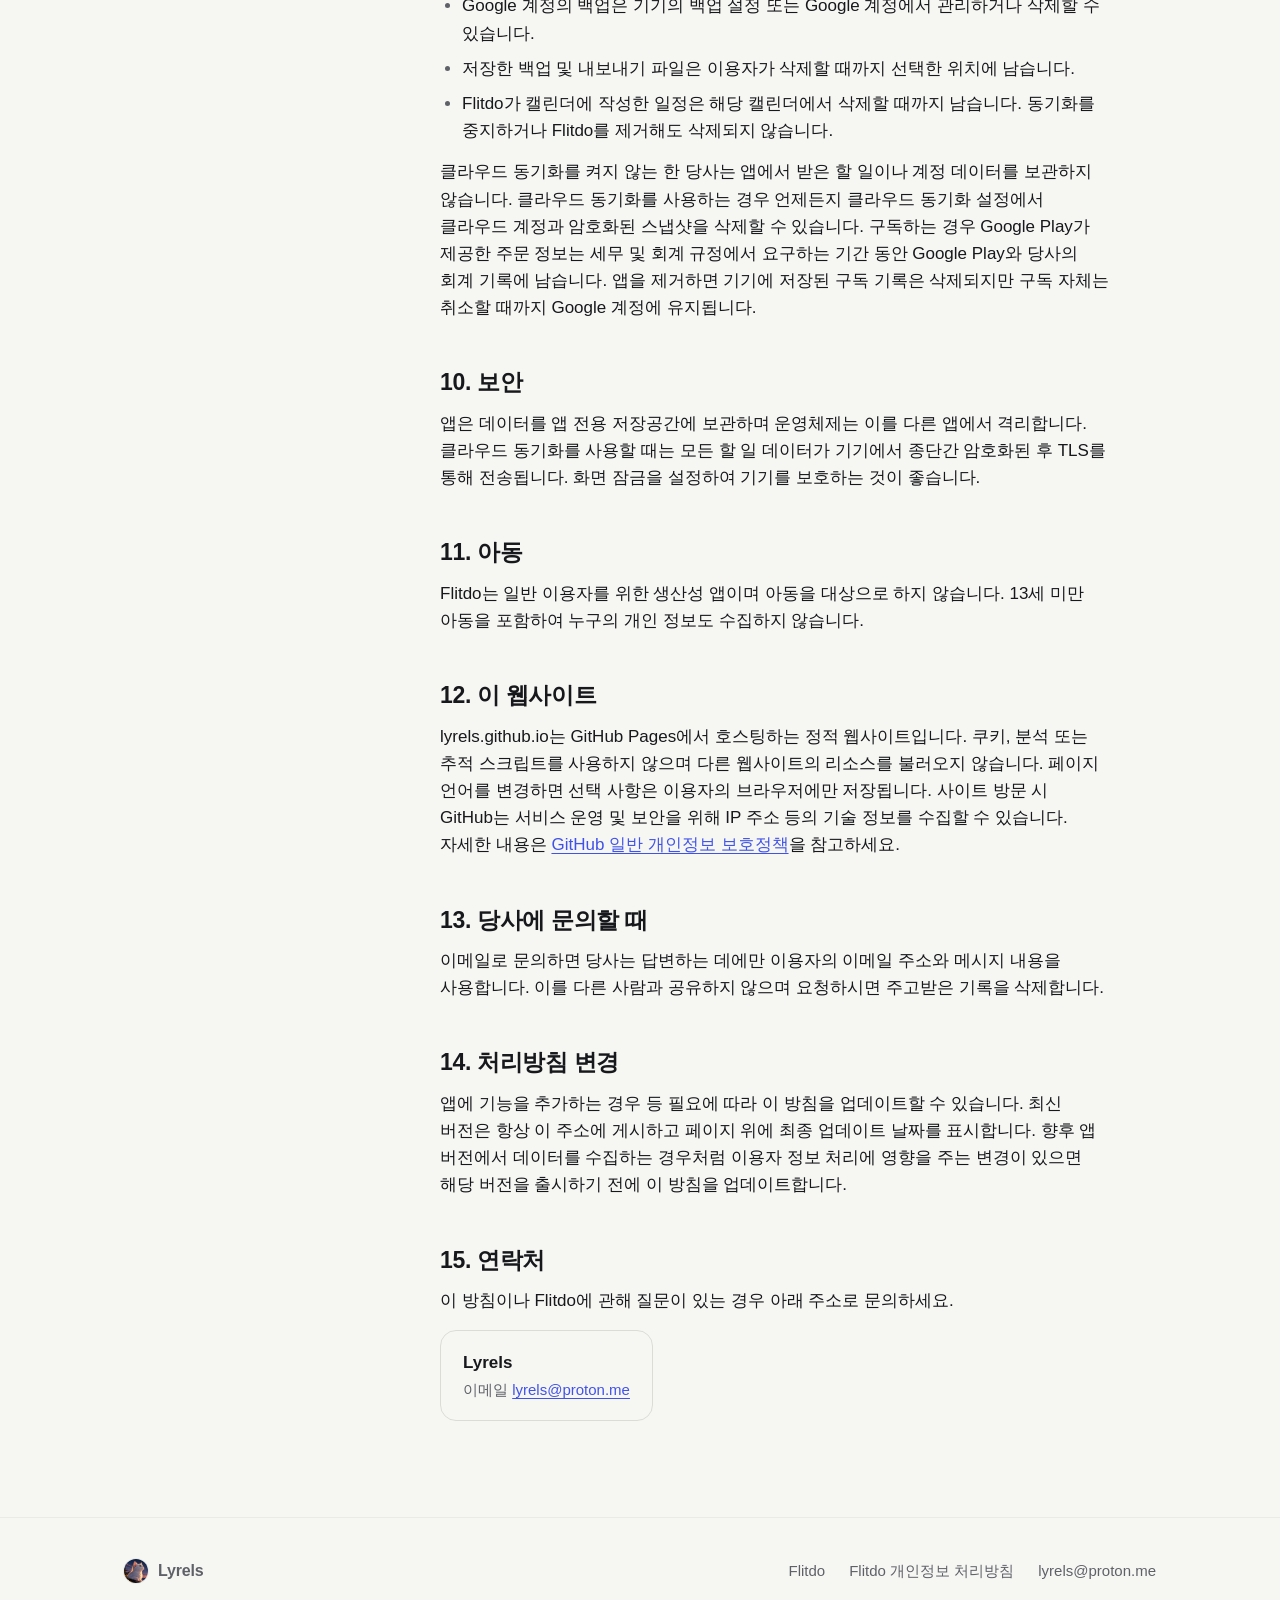
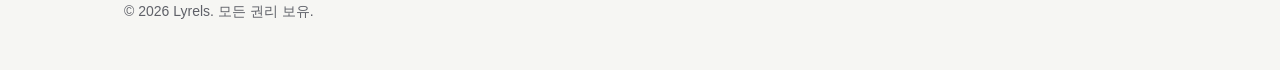
<file: flitdo/privacy/ko/index.html>
<!doctype html>
<html lang="ko" data-static-lang>
<head>
  <meta charset="utf-8">
  <meta name="viewport" content="width=device-width, initial-scale=1">
  <title>Flitdo 개인정보 처리방침 — Lyrels</title>
  <meta name="description" content="Lyrels에서 개발한 Android 할 일 앱 Flitdo의 개인정보 처리방침입니다.">
  <link rel="canonical" href="https://lyrels.github.io/flitdo/privacy/ko/">
  <link rel="alternate" hreflang="en" href="https://lyrels.github.io/flitdo/privacy/">
  <link rel="alternate" hreflang="zh-CN" href="https://lyrels.github.io/flitdo/privacy/zh-CN/">
  <link rel="alternate" hreflang="zh-TW" href="https://lyrels.github.io/flitdo/privacy/zh-TW/">
  <link rel="alternate" hreflang="ja" href="https://lyrels.github.io/flitdo/privacy/ja/">
  <link rel="alternate" hreflang="ko" href="https://lyrels.github.io/flitdo/privacy/ko/">
  <link rel="alternate" hreflang="x-default" href="https://lyrels.github.io/flitdo/privacy/">
  <link rel="icon" href="/assets/img/flitdo-icon.svg" type="image/svg+xml">
  <link rel="apple-touch-icon" href="/assets/img/flitdo-touch-icon.png">
  <meta name="theme-color" content="#f6f6f3" media="(prefers-color-scheme: light)">
  <meta name="theme-color" content="#0f1013" media="(prefers-color-scheme: dark)">
  <meta property="og:type" content="article">
  <meta property="og:site_name" content="Lyrels">
  <meta property="og:title" content="Flitdo 개인정보 처리방침">
  <meta property="og:description" content="Lyrels에서 개발한 Android 할 일 앱 Flitdo의 개인정보 처리방침입니다.">
  <meta property="og:image" content="https://lyrels.github.io/assets/img/flitdo-icon-512.png">
  <meta property="og:url" content="https://lyrels.github.io/flitdo/privacy/ko/">
  <script src="/assets/js/language.js?v=site-languages"></script>
  <link rel="stylesheet" href="/assets/css/site.css?v=site-languages">
  <script src="/assets/js/site.js?v=site-languages" defer></script>
</head>
<body>
  <a class="skip" href="#main">본문으로 이동</a>

  <header class="site-header">
    <div class="wrap">
      <a class="brand" href="/">
        <img class="avatar" src="/assets/img/lyrels-avatar.jpg" alt="" width="30" height="30">
        Lyrels
      </a>
      <nav class="nav policy-nav" aria-label="기본 탐색">
        <a href="/flitdo/">Flitdo</a>
        <a href="/flitdo/privacy/ko/" aria-current="page">개인정보</a>
        <details class="policy-language-menu">
          <summary class="lang-toggle" aria-label="처리방침 언어 · 한국어">한국어</summary>
          <div class="policy-languages">
            <a href="/flitdo/privacy/?lang=en" lang="en" hreflang="en">English</a>
            <a href="/flitdo/privacy/zh-CN/" lang="zh-CN" hreflang="zh-CN">简体中文</a>
            <a href="/flitdo/privacy/zh-TW/" lang="zh-TW" hreflang="zh-TW">繁體中文</a>
            <a href="/flitdo/privacy/ja/" lang="ja" hreflang="ja">日本語</a>
            <a href="/flitdo/privacy/ko/" lang="ko" hreflang="ko" aria-current="page">한국어</a>
          </div>
        </details>
      </nav>
    </div>
  </header>

  <main id="main">
    <div class="doc-head">
      <div class="wrap">
        <nav class="crumbs" aria-label="현재 위치">
          <a href="/">Lyrels</a><span aria-hidden="true">/</span><a href="/flitdo/">Flitdo</a><span aria-hidden="true">/</span><span>개인정보 처리방침</span>
        </nav>
        <h1>Flitdo 개인정보 처리방침</h1>
        <p class="dates">
          <span>시행일 · <time datetime="2026-10-30">2026년 10월 30일</time></span>
          <span>최종 업데이트 · <time datetime="2026-11-19">2026년 11월 19일</time></span>
        </p>
      </div>
    </div>

    <div class="doc">
      <div class="wrap">
        <aside class="toc" aria-label="이 페이지의 내용">
          <p>이 페이지의 내용</p>
          <ol>
            <li><a href="#cloud-sync">Android 및 Windows의 선택적 클라우드 동기화</a></li>
            <li><a href="#collect">당사가 수집하는 정보</a></li>
            <li><a href="#device">기기에 저장되는 정보</a></li>
            <li><a href="#smart-input">스마트 입력</a></li>
            <li><a href="#calendars">기기의 캘린더</a></li>
            <li><a href="#sounds">맞춤 알림음</a></li>
            <li><a href="#permissions">권한</a></li>
            <li><a href="#backup">백업, 내보내기 및 기기 간 이전</a></li>
            <li><a href="#google-play">Google Play</a></li>
            <li><a href="#retention">데이터 보관 및 삭제</a></li>
            <li><a href="#security">보안</a></li>
            <li><a href="#children">아동</a></li>
            <li><a href="#website">이 웹사이트</a></li>
            <li><a href="#emails">당사에 문의할 때</a></li>
            <li><a href="#changes">처리방침 변경</a></li>
            <li><a href="#contact">연락처</a></li>
          </ol>
        </aside>

        <article class="prose">
          <p>이 개인정보 처리방침은 <strong>Lyrels</strong>(이하 ‘당사’)가 개발하고 배포하는 Android 및 Windows 할 일 앱 <strong>Flitdo</strong>(이하 ‘앱’)가 이용자의 정보를 어떻게 처리하는지 설명합니다. 앱과 이 웹사이트에 적용됩니다.</p>
          <h2 id="cloud-sync">Android 및 Windows의 선택적 클라우드 동기화</h2>
          <p>계정 없이 기기에서 할 일을 관리할 수 있습니다. 클라우드 동기화에서 Lyrels 계정을 연결하면 여러 기기의 할 일을 병합할 수 있습니다. 클라우드 동기화를 사용할 때는 인터넷 및 네트워크 상태 접근 권한을 사용합니다. 음성 입력을 사용하는 경우 기기의 음성 인식 서비스가 음성을 온라인으로 처리할 수 있습니다.</p>
          <p>기기는 할 일, 태그, 하위 작업, 반복 및 알림 정보를 전송 전에 암호화합니다. Android에서는 지원되는 설정과 사용자 지정 소리 및 이미지도 동기화할 수 있습니다. Windows는 할 일을 동기화하고 스냅샷에 포함된 Android 설정을 유지합니다. 서비스는 암호화된 최신 스냅샷과 직전 버전을 보관합니다. 새 기기에서 키를 여는 데 필요한 복구 코드는 안전하게 보관하세요.</p>
          <p>Lyrels는 기기 인증, 부정 이용 방지 및 업데이트 전달을 위해 사용자 이름, 비밀번호 검증값, 기기 이름과 공개 키, 암호화된 키, 세션 및 복구 검증 정보, IP 주소, 연결 시각, 스냅샷 크기와 버전을 처리합니다. 서비스 연결은 Cloudflare를 거칩니다. Google을 연결하면 확인된 Google 식별자 및 제공되는 경우 이메일 주소를 처리합니다. 결제는 Google Play가 처리하며 구독 검증이 활성화된 경우 구매 토큰과 구독 상태를 사용합니다.</p>
          <p>동기화를 일시 중지하면 해당 기기의 전송이 중지됩니다. 기기 승인을 취소하면 이후 접근이 차단되지만 기기에 저장된 사본은 남습니다. 클라우드 동기화 설정에서 계정을 삭제하면 운영 중인 서비스에서 해당 계정과 스냅샷이 삭제됩니다. 각 기기의 로컬 사본과 내보낸 파일은 남습니다. 개인정보 관련 요청은 아래 연락처로 보내 주세요.</p>

          <div class="summary" style="margin-top:28px">
            <h2 id="summary">요약</h2>
            <ul>
              <li>Flitdo는 개인 정보 또는 민감한 이용자 데이터를 <strong>판매하거나 공유하지 않으며</strong>, 선택적 클라우드 동기화로 전송되는 할 일 데이터는 업로드 전에 기기에서 <strong>종단간 암호화</strong>됩니다.</li>
              <li>기본적으로 입력한 내용은 계정 등록 없이 <strong>이용자의 기기</strong>에만 저장됩니다. 필요에 따라 기기 간 종단간 암호화 클라우드 동기화나 선택한 기기 캘린더와의 양방향 동기화(제4절)를 켤 수 있습니다.</li>
              <li>앱에는 <strong>광고, 분석 또는 추적 기능</strong>이 없으며, 데이터를 수집하는 타사 SDK도 포함되어 있지 않습니다.</li>
              <li>앱은 <strong>선택적 클라우드 동기화에 로그인하여 사용할 때만</strong> 네트워크 연결을 사용합니다.</li>
              <li><strong>Flitdo Pro</strong>는 Google Play를 통해 제공되는 선택형 구독입니다. Google이 결제를 처리하며 당사는 이용자의 카드 정보를 볼 수 없습니다.</li>
            </ul>
          </div>

          <h2 id="collect">1. 당사가 수집하는 정보</h2>
          <p>클라우드 동기화를 사용하지 않을 때는 기기 외부로 데이터가 전송되지 않습니다. 앱에는 광고, 분석, 비정상 종료 보고 등 데이터를 수집하는 타사 SDK가 포함되어 있지 않습니다. 클라우드 동기화를 켜면 할 일과 설정은 이용자의 기기만 보유한 키로 기기에서 암호화되며, 당사는 위의 <strong>Android 및 Windows의 선택적 클라우드 동기화</strong>에 설명된 계정, 기기 및 암호화된 스냅샷 메타데이터만 처리하고 할 일 내용을 열람할 수 없습니다. Flitdo Pro를 구독하면 Google Play에서 구매를 처리하며 당사에는 제8절에 설명한 주문 정보만 제공합니다(구독을 클라우드 동기화에 연결한 경우 구매 토큰과 구독 상태로 권한을 확인합니다). 캘린더 양방향 동기화를 켜면 앱이 날짜가 있는 할 일의 제목, 날짜, 시간을 기기의 캘린더에 기록합니다. 이후 캘린더 계정에서 해당 정보를 동기화할 수 있습니다. 자세한 내용은 제4절을 참고하세요.</p>

          <h2 id="device">2. 기기에 저장되는 정보</h2>
          <p>앱은 기능 제공에 필요한 다음 정보를 기기의 앱 전용 저장공간에 저장합니다. 이 데이터는 이용자의 기기에 있으며 당사는 접근할 수 없습니다.</p>
          <dl>
            <div><dt>할 일</dt><dd>제목, 마감 날짜와 시간, 알림 및 할 일별 후속 알림 설정, 반복 규칙, 태그, 하위 작업과 각 하위 작업의 체크 여부, 완료 상태 및 완료 날짜입니다.</dd></div>
            <div><dt>태그</dt><dd>이용자가 만든 태그의 이름과 색상입니다.</dd></div>
            <div><dt>삭제된 할 일</dt><dd>삭제를 취소할 수 있도록 사본을 15초간 보관한 뒤 영구 삭제합니다.</dd></div>
            <div><dt>설정</dt><dd>테마, 언어, 스마트 입력 옵션과 직접 만든 입력 템플릿, 플로팅 버블 설정, 그리고 소리, 후속 알림, 방해 금지 시간대, 저장한 후속 알림 프리셋(하위 작업 제목이 포함될 수 있음) 등의 알림 설정입니다.</dd></div>
            <div><dt>가져온 이미지</dt><dd>Android의 시스템 파일 선택기에서 버블 아이콘으로 지정한 이미지입니다. 이미지는 다시 인코딩되어 앱 전용 저장공간에 저장됩니다. 앱은 이용자가 선택한 파일에만 접근할 수 있습니다.</dd></div>
            <div><dt>캘린더 선택 및 연결 정보</dt><dd>캘린더 동기화를 사용하는 경우 선택한 캘린더 계정, 양방향 동기화 여부와 대상 캘린더, 홈 화면 위젯에 일정 표시 여부를 저장합니다. 동기화된 할 일마다 일정의 식별자와 양쪽에서 마지막으로 일치한 제목, 날짜 및 시간도 저장합니다. 이 정보는 다른 데이터와 별도로 보관하며 Android 백업이나 이용자가 저장한 백업 파일에 포함되지 않습니다.</dd></div>
            <div><dt>구독 기록</dt><dd>Flitdo Pro를 구독하면 Google Play가 앱에 제공한 구매 기록(주문 번호, 요금제, 구매 시각, 구매 토큰, 갱신 여부)과 Google Play가 마지막으로 확인한 시점을 저장합니다. Google Play에 잠시 연결할 수 없는 경우에도 짧은 기간 동안 Pro를 계속 이용할 수 있습니다. 기기에서 무작위 식별자도 생성합니다. 구매 시 앱은 이 식별자를 해시 처리하여 구매 정보와 함께 Google Play에 전달합니다. 이 값에는 이용자의 개인 정보가 들어 있지 않습니다. 구독 기록은 Android 백업에 포함되지 않습니다.</dd></div>
          </dl>

          <h2 id="smart-input">3. 스마트 입력</h2>
          <p>Flitdo는 앱에 내장된 규칙을 이용해 입력한 날짜와 시간을 인식합니다. 모든 처리는 이용자의 기기에서 이루어집니다. AI 서비스, 서버 또는 네트워크 연결을 사용하지 않으며 입력한 텍스트를 외부로 전송하지 않습니다.</p>

          <h2 id="calendars">4. 기기의 캘린더</h2>
          <p>캘린더 기능은 선택 사항이며 설정하기 전까지 꺼져 있습니다. Flitdo는 Android 캘린더 저장공간을 통해 기기에 이미 있는 캘린더만 사용하며 캘린더 제공자의 계정에 직접 로그인하지 않습니다.</p>
          <ul>
            <li><strong>일정 표시.</strong> 캘린더 접근을 허용하면 Flitdo는 선택한 계정에서 표시되는 캘린더의 일정 중 현재 보고 있는 날짜의 일정을 보여 줍니다. 홈 화면 위젯에도 일정을 표시할 수 있습니다. Flitdo가 Android에 계정 새로고침을 요청할 수 있습니다. ‘일정만 표시’ 모드에서는 일정을 읽어 표시하며 할 일을 만들지 않습니다.</li>
            <li><strong>할 일 양방향 동기화.</strong> 양방향 동기화를 확인하면 Flitdo는 날짜가 있는 할 일의 제목, 날짜 및 시간을 선택한 캘린더에 기록합니다. 해당 캘린더에서 오늘 또는 그 이후에 시작하는 반복 없는 일정은 알림이 없는 할 일이 됩니다. 일정의 제목, 날짜, 시작 시간은 일반 할 일 데이터로 저장되어 할 일 백업에 포함됩니다. 해당 항목의 변경 사항은 양방향으로 동기화됩니다. 완료 상태, 알림, 반복 규칙, 태그, 하위 작업은 Flitdo에 보관됩니다. 한쪽 기록을 삭제해도 다른 쪽 기록은 남습니다. 동기화를 중지해도 양쪽 기록은 남으며, 다시 연결할 때 사용할 수 있도록 기기의 연결 정보도 보관됩니다.</li>
            <li><strong>이용자의 캘린더 계정.</strong> Flitdo가 작성한 일정은 해당 캘린더의 다른 일정과 동일하게 처리됩니다. Google 또는 Microsoft Outlook처럼 동기화를 지원하는 계정의 캘린더라면 기기에 있는 계정의 동기화 기능이 제공자의 개인정보 처리방침에 따라 일정을 제공자 서버로 전송할 수 있습니다. Lyrels는 이러한 일정을 받지 않습니다.</li>
          </ul>
          <p>언제든지 앱 설정에서 양방향 동기화를 끄거나 캘린더 동기화를 중지할 수 있습니다. Android 설정에서 캘린더 접근 권한을 철회할 수도 있습니다.</p>

          <h2 id="sounds">5. 맞춤 알림음</h2>
          <p>Android 10 이상에서는 오디오 파일을 알림음으로 선택할 수 있습니다. Flitdo Pro에서는 알람 방식 알림의 소리로도 사용할 수 있습니다. Android는 앱 전용 저장공간 외부에서 사용할 수 있는 알림음만 재생하므로 Flitdo는 선택한 파일을 검증한 뒤 기기의 공유 <strong>Notifications/Flitdo</strong> 폴더에 사본을 저장합니다. 다른 공유 파일과 마찬가지로 시스템과 오디오 또는 미디어 파일 접근을 허용한 다른 앱에서 해당 사본에 접근할 수 있습니다.</p>
          <p>다른 소리를 선택하면 Flitdo가 사본을 삭제합니다. 맞춤 알림음을 사용하는 중에 Flitdo를 제거하면 사본이 기기에 남을 수 있습니다. 파일 관리 앱에서 삭제할 수 있습니다. 앱은 그 밖의 오디오 파일을 읽지 않습니다.</p>

          <h2 id="permissions">6. 권한</h2>
          <p>Flitdo는 기능에 필요한 Android 권한만 요청합니다. 정보 수집을 위해 사용하는 권한은 없습니다.</p>
          <ul>
            <li><strong>알림</strong>은 이용자의 알림을 표시하는 데 사용합니다.</li>
            <li><strong>알람 및 리마인더</strong>(정확한 알람)는 정해진 시간에 알림을 제공하는 데 사용합니다. 시스템 설정에서 허용하거나 철회할 수 있습니다.</li>
            <li><strong>다른 앱 위에 표시</strong>는 선택형 빠른 추가용 플로팅 버블에만 사용합니다. 이 기능은 기본적으로 꺼져 있습니다.</li>
            <li><strong>포그라운드 서비스</strong>는 사용 설정한 버블을 계속 이용할 수 있게 하고 이용자가 멈추거나 설정한 시간이 끝날 때까지 알림이 울리게 합니다. 서비스가 실행되는 동안 알림이 표시됩니다.</li>
            <li><strong>진동</strong>은 알림이 울릴 때 기기를 진동시키는 데 사용합니다.</li>
            <li><strong>시작 시 실행</strong>은 기기를 재시작하거나 앱을 업데이트한 후 알림과 활성화한 버블을 복원하는 데 사용합니다.</li>
            <li><strong>캘린더</strong>는 캘린더 동기화를 설정한 경우에만 사용합니다. 선택한 계정의 일정을 표시하고, 양방향 동기화를 켠 경우 할 일과 일정을 동기화합니다(제4절). 처음 캘린더 동기화를 설정할 때 Android가 권한을 요청합니다.</li>
            <li><strong>Google Play 결제</strong>는 Google Play에서 Flitdo Pro를 구매하고 관리할 수 있게 합니다. 앱은 이 권한을 기기의 Google Play 스토어 앱과 통신하는 데만 사용합니다. 구매 기능이 없는 버전에서는 사용하지 않습니다.</li>
            <li><strong>인터넷 및 네트워크 상태</strong>는 클라우드 동기화를 켜거나 Lyrels 계정에 로그인할 때만 사용합니다.</li>
          </ul>
          <p>Flitdo는 위치, 연락처, 카메라, 마이크, 전화, SMS 또는 일반 기기 저장공간에 접근을 요청하지 않으며 Android 광고 ID도 사용하지 않습니다.</p>

          <h2 id="backup">7. 백업, 내보내기 및 기기 간 이전</h2>
          <p>기기 백업을 켠 경우 Android는 앱의 할 일(태그와 하위 작업 포함), 설정, 가져온 버블 아이콘을 이용자의 Google 계정에 있는 백업에 포함하거나 기기 간 이전 시 새 기기로 복사할 수 있습니다. Google은 이용자의 계정에서 이 백업을 생성하고 저장하며 <a href="https://policies.google.com/privacy?hl=ko" rel="noopener">Google 개인정보처리방침</a>이 적용됩니다. Lyrels는 이 백업에 접근할 수 없습니다. 캘린더 선택 및 연결 정보와 구독 기록은 백업에 포함되지 않습니다. 기기의 시스템 설정에서 언제든지 백업을 끌 수 있습니다.</p>
          <p><strong>이용자가 저장하는 백업 파일.</strong> 앱 설정에서 할 일(태그와 하위 작업 포함), 완료 기록, 반복 계획, 알림 설정 등의 설정을 JSON 백업 파일로 저장하거나 할 일(태그와 하위 작업 포함)을 CSV 파일로 내보낼 수 있습니다. Android 파일 선택기에서 기기 또는 클라우드 저장공간 앱 등 파일의 저장 위치를 선택할 수 있습니다. 해당 위치에 접근할 수 있는 사람이나 앱은 파일을 읽을 수 있습니다. Flitdo는 이 파일을 업로드하지 않습니다. 파일에는 구독 기록이나 캘린더 선택 및 연결 정보가 포함되지 않습니다. 복원 시에는 이용자가 선택한 파일만 읽습니다.</p>
          <p><strong>홈 화면 위젯.</strong> 홈 화면에 Flitdo 위젯을 추가하면 화면을 볼 수 있는 사람에게 오늘 할 일의 제목과 시간이 표시됩니다. 일정 표시를 켜면 캘린더 일정의 제목과 시간도 표시됩니다.</p>

          <h2 id="google-play">8. Google Play</h2>
          <p>앱은 Google Play에서 배포됩니다. 앱을 다운로드, 설치 또는 업데이트할 때 Google은 <a href="https://policies.google.com/privacy?hl=ko" rel="noopener">Google 개인정보처리방침</a>에 따라 정보를 처리합니다. 이용자가 사용 및 진단 정보를 Google에 공유하도록 설정한 경우, Google은 당사에 설치에 관한 집계 통계와 비정상 종료 및 앱 성능에 관한 익명 보고서를 제공할 수 있습니다. 이러한 보고서는 이용자를 식별하지 않으며, 당사는 앱의 안정성과 품질 개선에만 사용합니다.</p>
          <p><strong>구독.</strong> Flitdo Pro는 선택형 구독으로, 구독하지 않아도 앱을 사용할 수 있습니다. 구독하면 Google Play가 결제를 처리하고 구매 내역을 이용자의 Google 계정에 보관합니다. 자세한 내용은 <a href="https://policies.google.com/privacy?hl=ko" rel="noopener">Google 개인정보처리방침</a>을 참고하세요. 당사는 카드 정보나 Google 계정을 받지 않습니다. 앱은 Google Play가 제공한 기록을 이용해 기기에서 구매를 확인하며 해당 정보를 당사에 보내지 않습니다. Google Play는 주문 번호, 요금제, 가격, 국가 등 모든 개발자에게 제공하는 주문 정보를 당사에도 제공합니다. 당사는 이 정보를 구독, 환불, 회계 관리에만 사용합니다. 이용자는 Google Play에서 언제든지 구독을 취소할 수 있으며 환불도 Google Play에서 처리합니다.</p>
          <p><strong>설치 확인.</strong> Google Play는 배포하는 앱 사본에 확인 기능을 추가합니다. 이 기능은 기기의 Google Play 스토어 앱에 이 사본이 Google Play에서 받은 것인지 확인하고, 그렇지 않으면 Google Play에서 앱을 받도록 안내합니다. 앱은 이 확인을 위해 당사에 아무것도 보내지 않으며, 당사는 확인 결과를 받지 않습니다. Google은 <a href="https://policies.google.com/privacy?hl=ko" rel="noopener">Google 개인정보처리방침</a>에 따라 이 확인을 처리합니다.</p>

          <h2 id="retention">9. 데이터 보관 및 삭제</h2>
          <p>이용자가 데이터를 보관하는 동안에는 데이터가 기기에 남습니다.</p>
          <ul>
            <li>앱에서 개별 할 일이나 한 섹션의 모든 할 일을 삭제할 수 있습니다. 삭제를 취소할 수 있는 15초가 지나면 영구 삭제됩니다.</li>
            <li>모든 앱 데이터를 제거하려면 Android 설정에서 앱의 저장공간을 지우거나 앱을 제거하세요.</li>
            <li>Google 계정의 백업은 기기의 백업 설정 또는 Google 계정에서 관리하거나 삭제할 수 있습니다.</li>
            <li>저장한 백업 및 내보내기 파일은 이용자가 삭제할 때까지 선택한 위치에 남습니다.</li>
            <li>Flitdo가 캘린더에 작성한 일정은 해당 캘린더에서 삭제할 때까지 남습니다. 동기화를 중지하거나 Flitdo를 제거해도 삭제되지 않습니다.</li>
          </ul>
          <p>클라우드 동기화를 켜지 않는 한 당사는 앱에서 받은 할 일이나 계정 데이터를 보관하지 않습니다. 클라우드 동기화를 사용하는 경우 언제든지 클라우드 동기화 설정에서 클라우드 계정과 암호화된 스냅샷을 삭제할 수 있습니다. 구독하는 경우 Google Play가 제공한 주문 정보는 세무 및 회계 규정에서 요구하는 기간 동안 Google Play와 당사의 회계 기록에 남습니다. 앱을 제거하면 기기에 저장된 구독 기록은 삭제되지만 구독 자체는 취소할 때까지 Google 계정에 유지됩니다.</p>

          <h2 id="security">10. 보안</h2>
          <p>앱은 데이터를 앱 전용 저장공간에 보관하며 운영체제는 이를 다른 앱에서 격리합니다. 클라우드 동기화를 사용할 때는 모든 할 일 데이터가 기기에서 종단간 암호화된 후 TLS를 통해 전송됩니다. 화면 잠금을 설정하여 기기를 보호하는 것이 좋습니다.</p>

          <h2 id="children">11. 아동</h2>
          <p>Flitdo는 일반 이용자를 위한 생산성 앱이며 아동을 대상으로 하지 않습니다. 13세 미만 아동을 포함하여 누구의 개인 정보도 수집하지 않습니다.</p>

          <h2 id="website">12. 이 웹사이트</h2>
          <p>lyrels.github.io는 GitHub Pages에서 호스팅하는 정적 웹사이트입니다. 쿠키, 분석 또는 추적 스크립트를 사용하지 않으며 다른 웹사이트의 리소스를 불러오지 않습니다. 페이지 언어를 변경하면 선택 사항은 이용자의 브라우저에만 저장됩니다. 사이트 방문 시 GitHub는 서비스 운영 및 보안을 위해 IP 주소 등의 기술 정보를 수집할 수 있습니다. 자세한 내용은 <a href="https://docs.github.com/en/site-policy/privacy-policies/github-general-privacy-statement" rel="noopener">GitHub 일반 개인정보 보호정책</a>을 참고하세요.</p>

          <h2 id="emails">13. 당사에 문의할 때</h2>
          <p>이메일로 문의하면 당사는 답변하는 데에만 이용자의 이메일 주소와 메시지 내용을 사용합니다. 이를 다른 사람과 공유하지 않으며 요청하시면 주고받은 기록을 삭제합니다.</p>

          <h2 id="changes">14. 처리방침 변경</h2>
          <p>앱에 기능을 추가하는 경우 등 필요에 따라 이 방침을 업데이트할 수 있습니다. 최신 버전은 항상 이 주소에 게시하고 페이지 위에 최종 업데이트 날짜를 표시합니다. 향후 앱 버전에서 데이터를 수집하는 경우처럼 이용자 정보 처리에 영향을 주는 변경이 있으면 해당 버전을 출시하기 전에 이 방침을 업데이트합니다.</p>

          <h2 id="contact">15. 연락처</h2>
          <p>이 방침이나 Flitdo에 관해 질문이 있는 경우 아래 주소로 문의하세요.</p>
          <div class="contact-card">
            <strong>Lyrels</strong>
            <span>이메일 <a href="mailto:lyrels@proton.me">lyrels@proton.me</a></span>
          </div>
        </article>
      </div>
    </div>
  </main>

  <footer class="site-footer">
    <div class="wrap">
      <a class="brand" href="/">
        <img class="avatar" src="/assets/img/lyrels-avatar.jpg" alt="" width="30" height="30">
        Lyrels
      </a>
      <nav aria-label="하단 탐색">
        <a href="/flitdo/">Flitdo</a>
        <a href="/flitdo/privacy/ko/">Flitdo 개인정보 처리방침</a>
        <a href="mailto:lyrels@proton.me">lyrels@proton.me</a>
      </nav>
      <small>© <span data-year>2026</span> Lyrels. 모든 권리 보유.</small>
    </div>
  </footer>
</body>
</html>
</file>
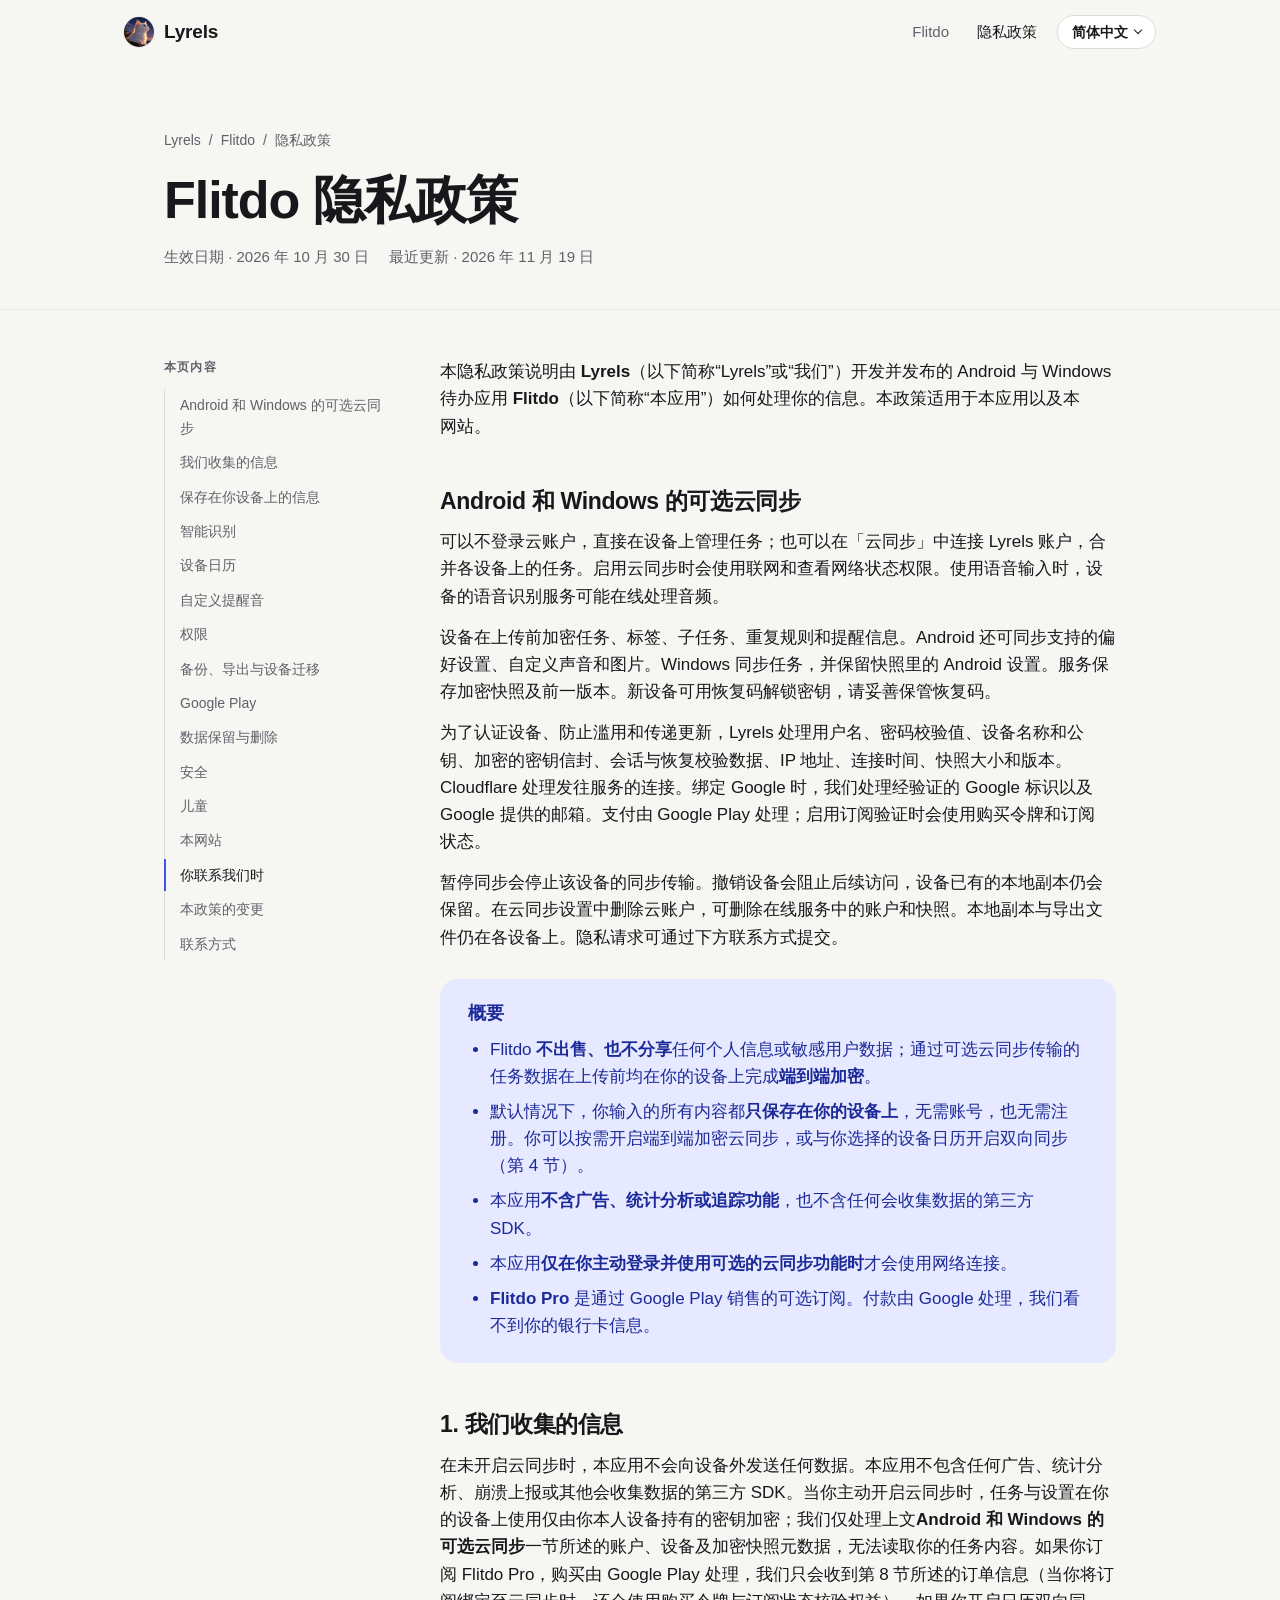
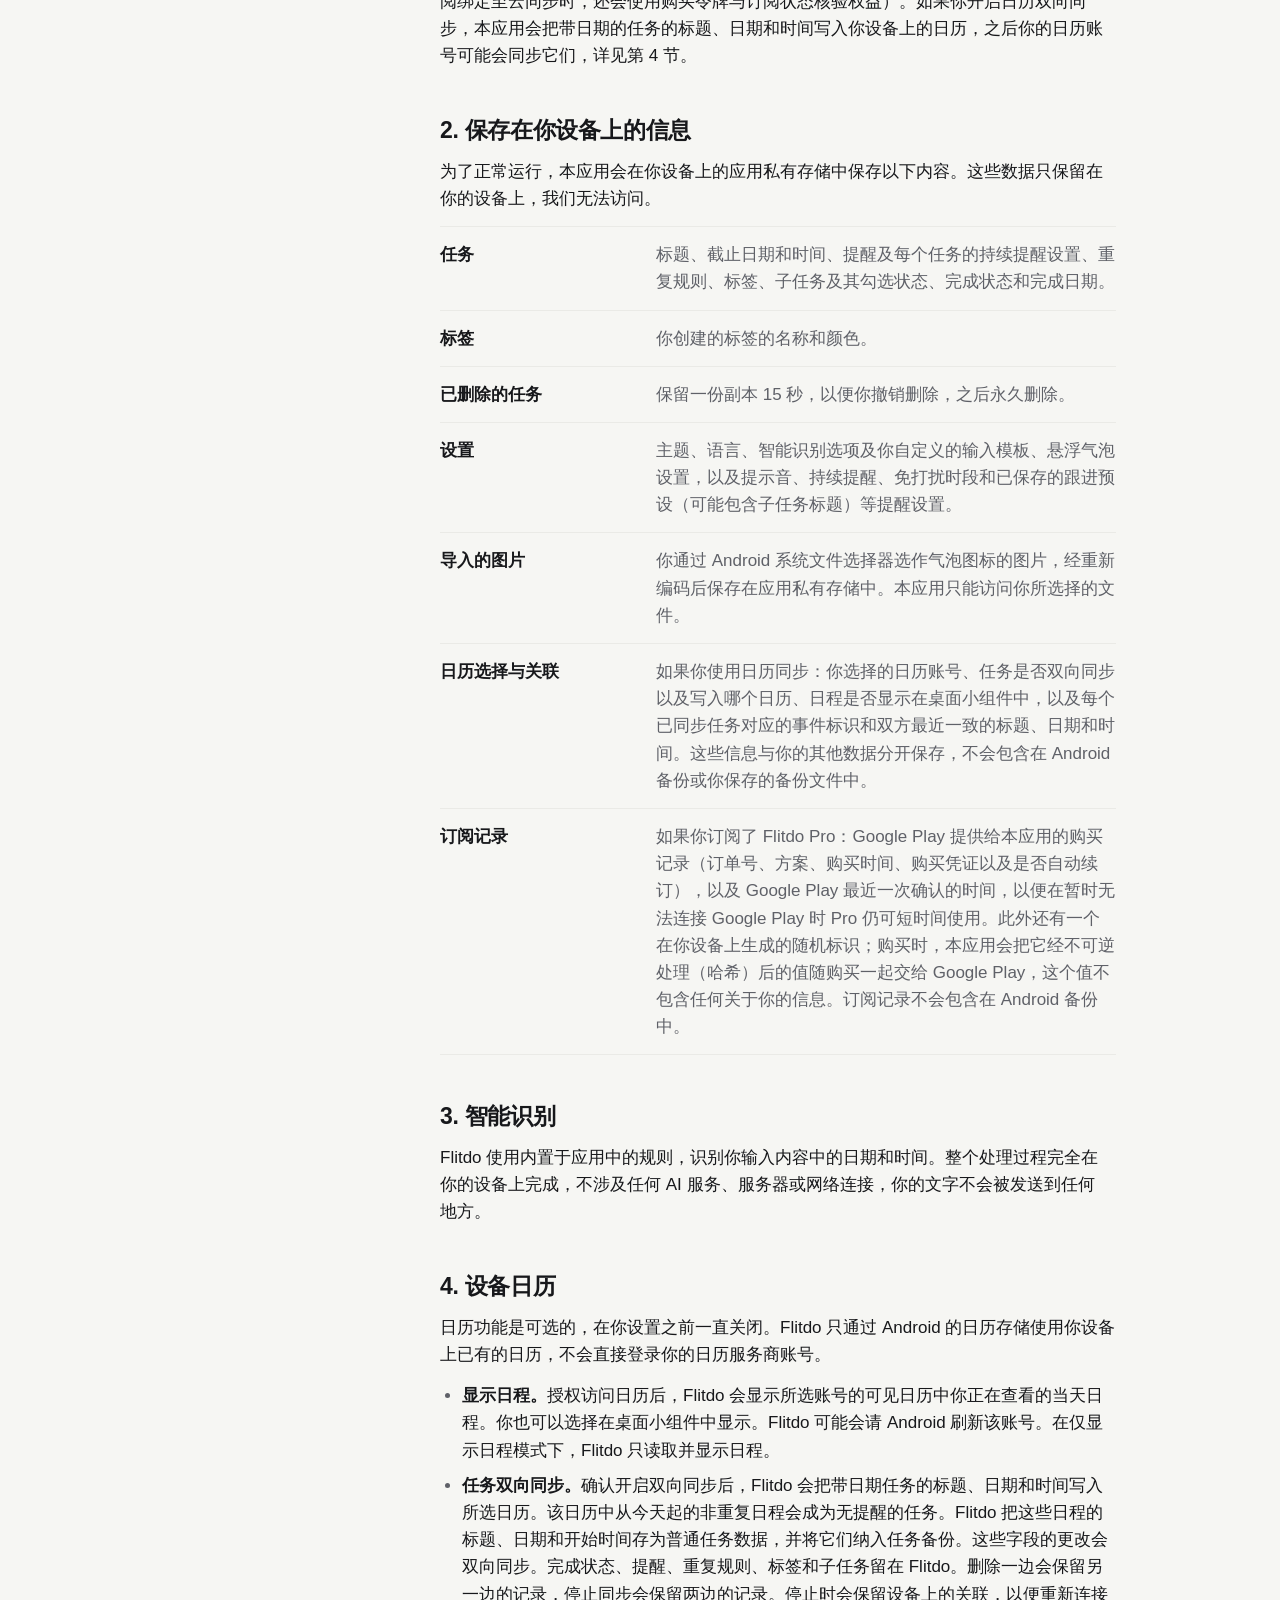
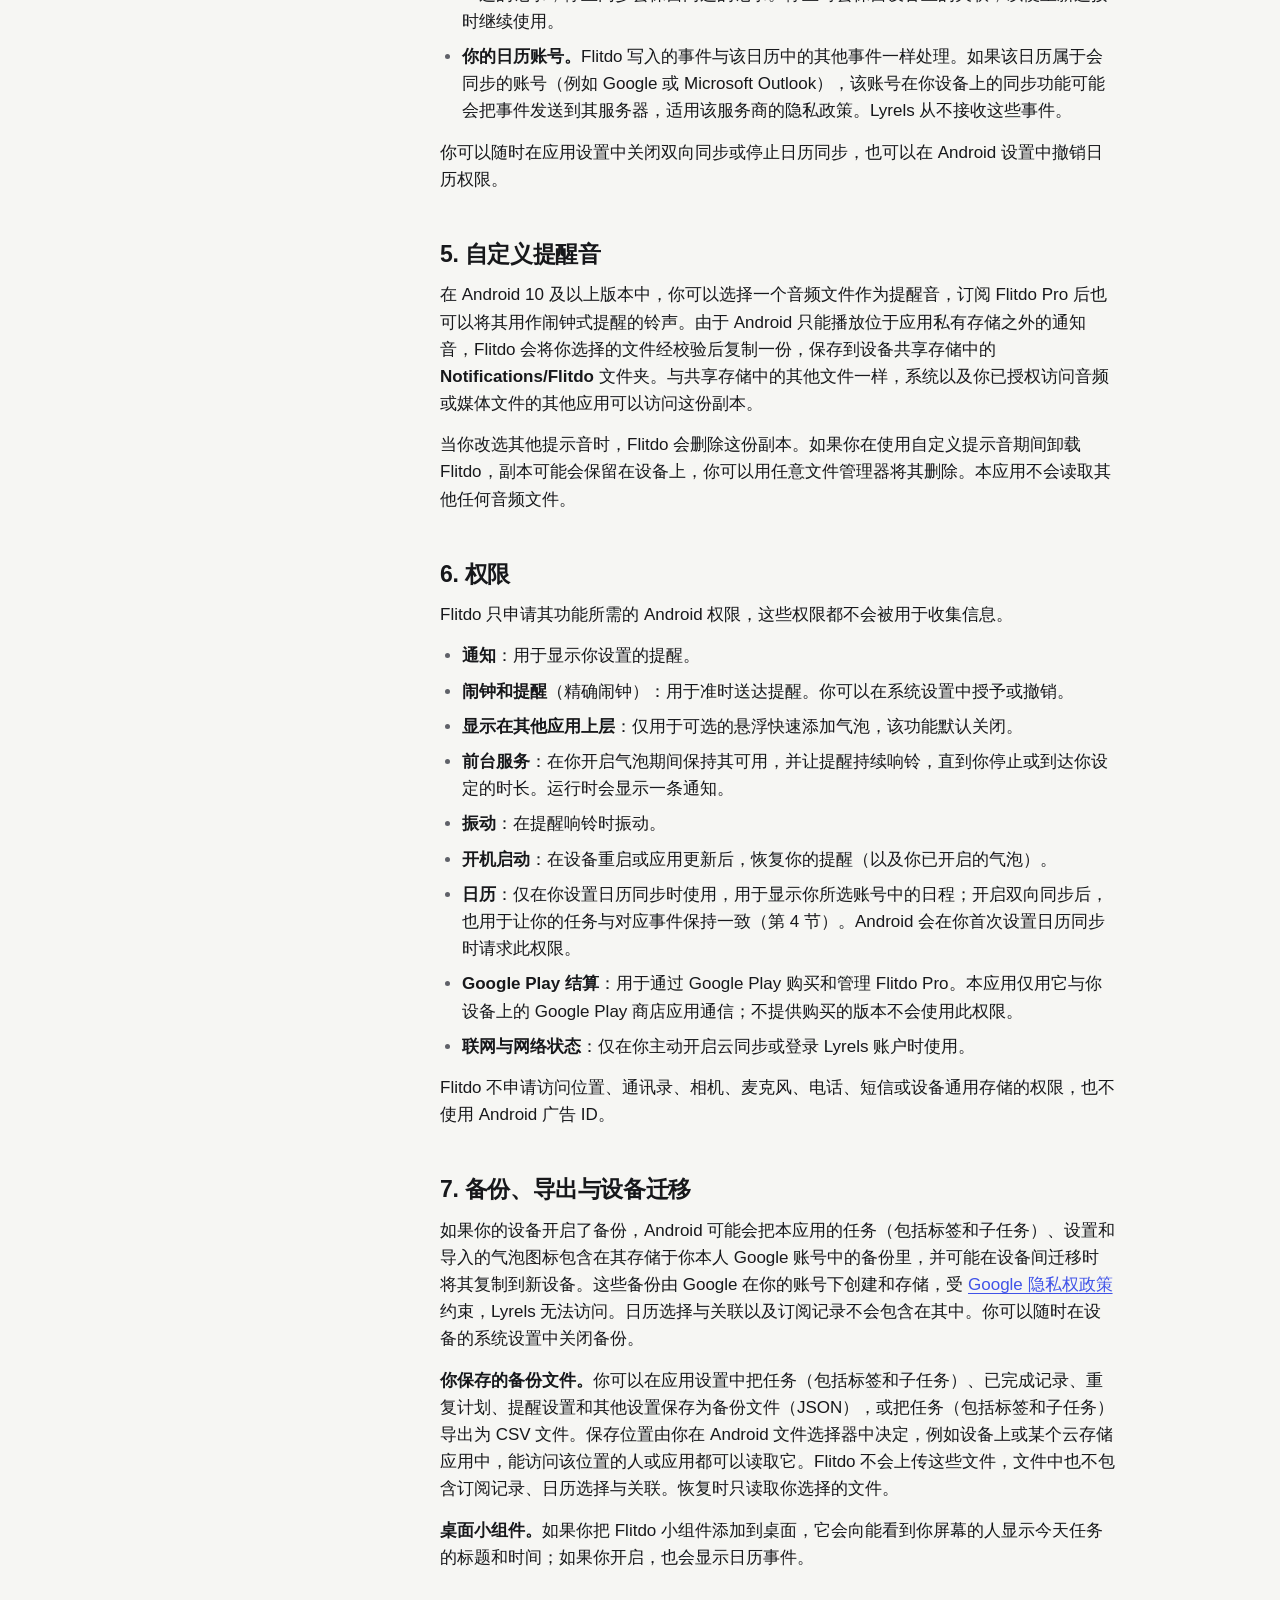
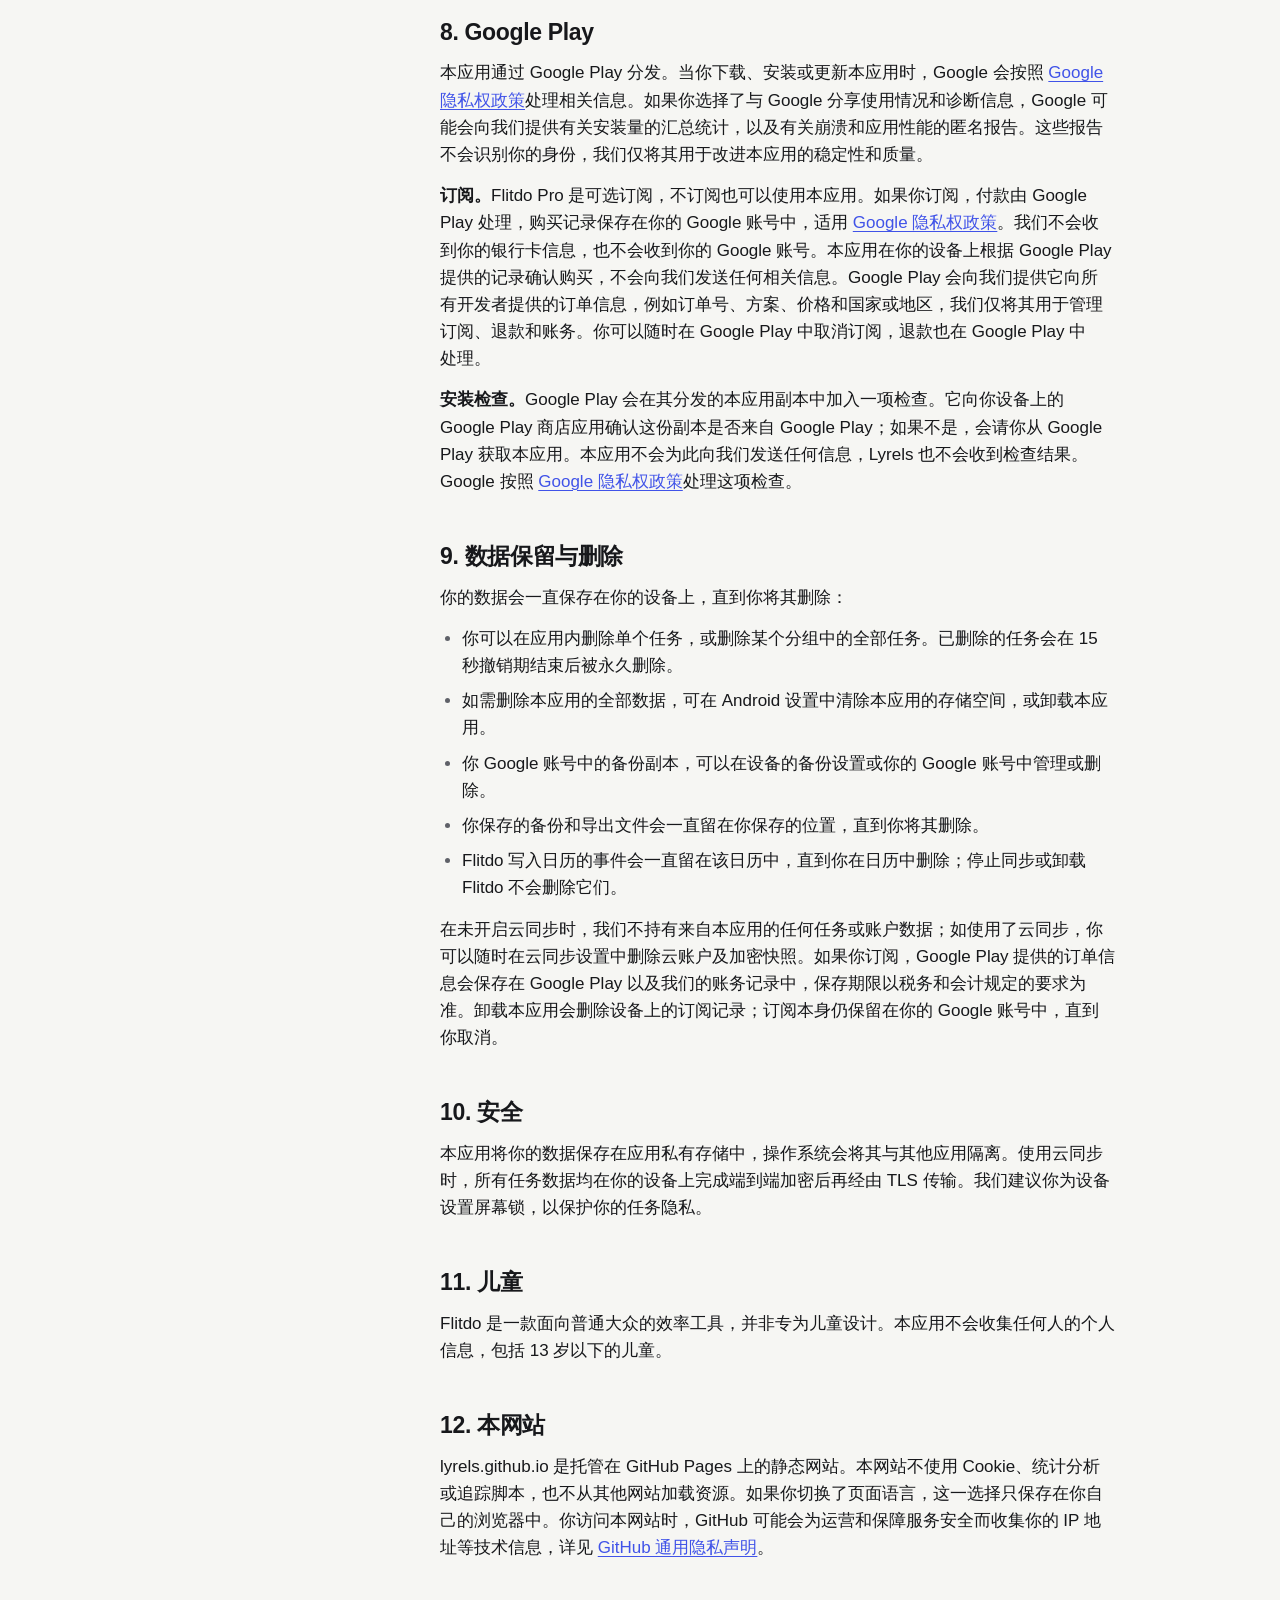
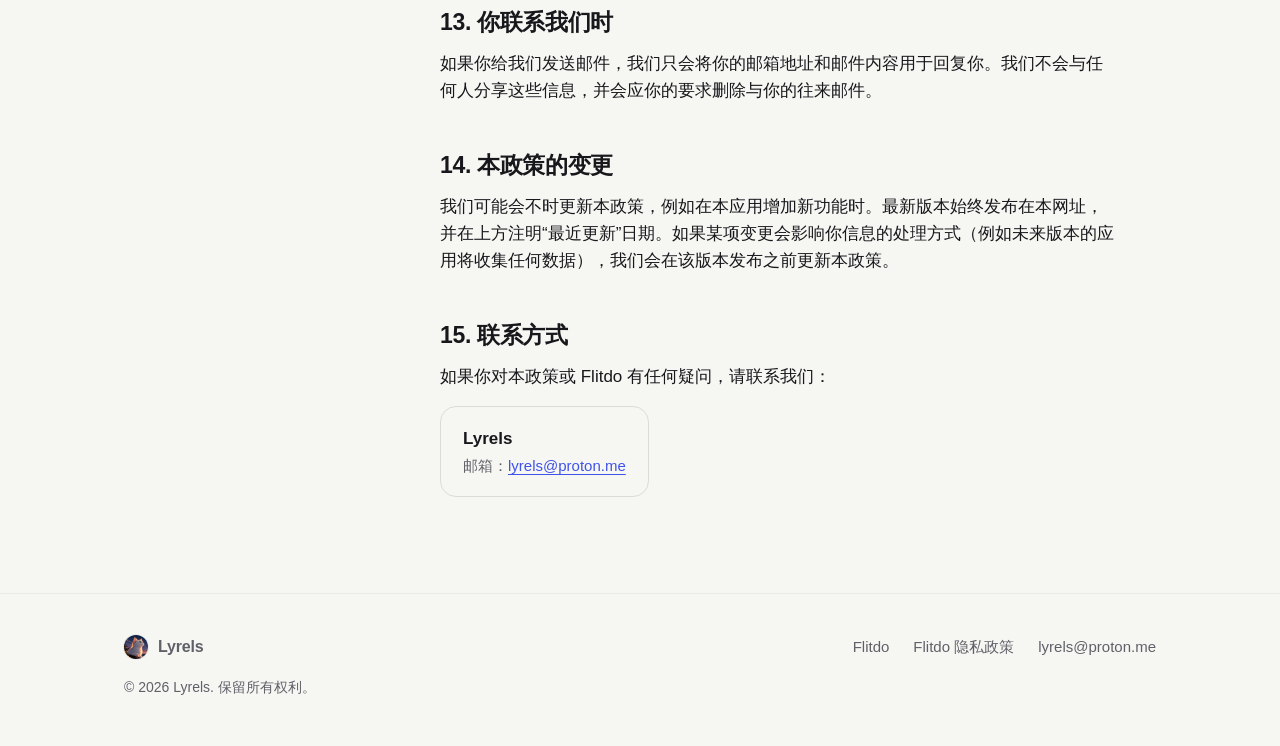
<file: flitdo/privacy/zh-CN/index.html>
<!doctype html>
<html lang="zh-CN" data-static-lang>
<head>
  <meta charset="utf-8">
  <meta name="viewport" content="width=device-width, initial-scale=1">
  <title>Flitdo 隐私政策 — Lyrels</title>
  <meta name="description" content="Lyrels 开发的 Android 待办应用 Flitdo 的隐私政策。">
  <link rel="canonical" href="https://lyrels.github.io/flitdo/privacy/zh-CN/">
  <link rel="alternate" hreflang="en" href="https://lyrels.github.io/flitdo/privacy/">
  <link rel="alternate" hreflang="zh-CN" href="https://lyrels.github.io/flitdo/privacy/zh-CN/">
  <link rel="alternate" hreflang="zh-TW" href="https://lyrels.github.io/flitdo/privacy/zh-TW/">
  <link rel="alternate" hreflang="ja" href="https://lyrels.github.io/flitdo/privacy/ja/">
  <link rel="alternate" hreflang="ko" href="https://lyrels.github.io/flitdo/privacy/ko/">
  <link rel="alternate" hreflang="x-default" href="https://lyrels.github.io/flitdo/privacy/">
  <link rel="icon" href="/assets/img/flitdo-icon.svg" type="image/svg+xml">
  <link rel="apple-touch-icon" href="/assets/img/flitdo-touch-icon.png">
  <meta name="theme-color" content="#f6f6f3" media="(prefers-color-scheme: light)">
  <meta name="theme-color" content="#0f1013" media="(prefers-color-scheme: dark)">
  <meta property="og:type" content="article">
  <meta property="og:site_name" content="Lyrels">
  <meta property="og:title" content="Flitdo 隐私政策">
  <meta property="og:description" content="Lyrels 开发的 Android 待办应用 Flitdo 的隐私政策。">
  <meta property="og:image" content="https://lyrels.github.io/assets/img/flitdo-icon-512.png">
  <meta property="og:url" content="https://lyrels.github.io/flitdo/privacy/zh-CN/">
  <script src="/assets/js/language.js?v=site-languages"></script>
  <link rel="stylesheet" href="/assets/css/site.css?v=site-languages">
  <script src="/assets/js/site.js?v=site-languages" defer></script>
</head>
<body>
  <a class="skip" href="#main">跳到正文</a>

  <header class="site-header">
    <div class="wrap">
      <a class="brand" href="/">
        <img class="avatar" src="/assets/img/lyrels-avatar.jpg" alt="" width="30" height="30">
        Lyrels
      </a>
      <nav class="nav policy-nav" aria-label="主导航">
        <a href="/flitdo/">Flitdo</a>
        <a href="/flitdo/privacy/zh-CN/" aria-current="page">隐私政策</a>
        <details class="policy-language-menu">
          <summary class="lang-toggle" aria-label="政策语言 · 简体中文">简体中文</summary>
          <div class="policy-languages">
            <a href="/flitdo/privacy/?lang=en" lang="en" hreflang="en">English</a>
            <a href="/flitdo/privacy/zh-CN/" lang="zh-CN" hreflang="zh-CN" aria-current="page">简体中文</a>
            <a href="/flitdo/privacy/zh-TW/" lang="zh-TW" hreflang="zh-TW">繁體中文</a>
            <a href="/flitdo/privacy/ja/" lang="ja" hreflang="ja">日本語</a>
            <a href="/flitdo/privacy/ko/" lang="ko" hreflang="ko">한국어</a>
          </div>
        </details>
      </nav>
    </div>
  </header>

  <main id="main">
    <div class="doc-head">
      <div class="wrap">
        <nav class="crumbs" aria-label="面包屑导航">
          <a href="/">Lyrels</a><span aria-hidden="true">/</span><a href="/flitdo/">Flitdo</a><span aria-hidden="true">/</span><span>隐私政策</span>
        </nav>
        <h1>Flitdo 隐私政策</h1>
        <p class="dates">
          <span>生效日期 · <time datetime="2026-10-30">2026 年 10 月 30 日</time></span>
          <span>最近更新 · <time datetime="2026-11-19">2026 年 11 月 19 日</time></span>
        </p>
      </div>
    </div>

    <div class="doc">
      <div class="wrap">
        <aside class="toc" aria-label="本页内容">
          <p>本页内容</p>
          <ol>
            <li><a href="#cloud-sync">Android 和 Windows 的可选云同步</a></li>
            <li><a href="#collect">我们收集的信息</a></li>
            <li><a href="#device">保存在你设备上的信息</a></li>
            <li><a href="#smart-input">智能识别</a></li>
            <li><a href="#calendars">设备日历</a></li>
            <li><a href="#sounds">自定义提醒音</a></li>
            <li><a href="#permissions">权限</a></li>
            <li><a href="#backup">备份、导出与设备迁移</a></li>
            <li><a href="#google-play">Google Play</a></li>
            <li><a href="#retention">数据保留与删除</a></li>
            <li><a href="#security">安全</a></li>
            <li><a href="#children">儿童</a></li>
            <li><a href="#website">本网站</a></li>
            <li><a href="#emails">你联系我们时</a></li>
            <li><a href="#changes">本政策的变更</a></li>
            <li><a href="#contact">联系方式</a></li>
          </ol>
        </aside>

        <article class="prose">
          <p>本隐私政策说明由 <strong>Lyrels</strong>（以下简称“Lyrels”或“我们”）开发并发布的 Android 与 Windows 待办应用 <strong>Flitdo</strong>（以下简称“本应用”）如何处理你的信息。本政策适用于本应用以及本网站。</p>
          <h2 id="cloud-sync">Android 和 Windows 的可选云同步</h2>
          <p>可以不登录云账户，直接在设备上管理任务；也可以在「云同步」中连接 Lyrels 账户，合并各设备上的任务。启用云同步时会使用联网和查看网络状态权限。使用语音输入时，设备的语音识别服务可能在线处理音频。</p>
          <p>设备在上传前加密任务、标签、子任务、重复规则和提醒信息。Android 还可同步支持的偏好设置、自定义声音和图片。Windows 同步任务，并保留快照里的 Android 设置。服务保存加密快照及前一版本。新设备可用恢复码解锁密钥，请妥善保管恢复码。</p>
          <p>为了认证设备、防止滥用和传递更新，Lyrels 处理用户名、密码校验值、设备名称和公钥、加密的密钥信封、会话与恢复校验数据、IP 地址、连接时间、快照大小和版本。Cloudflare 处理发往服务的连接。绑定 Google 时，我们处理经验证的 Google 标识以及 Google 提供的邮箱。支付由 Google Play 处理；启用订阅验证时会使用购买令牌和订阅状态。</p>
          <p>暂停同步会停止该设备的同步传输。撤销设备会阻止后续访问，设备已有的本地副本仍会保留。在云同步设置中删除云账户，可删除在线服务中的账户和快照。本地副本与导出文件仍在各设备上。隐私请求可通过下方联系方式提交。</p>

          <div class="summary" style="margin-top:28px">
            <h2 id="summary">概要</h2>
            <ul>
              <li>Flitdo <strong>不出售、也不分享</strong>任何个人信息或敏感用户数据；通过可选云同步传输的任务数据在上传前均在你的设备上完成<strong>端到端加密</strong>。</li>
              <li>默认情况下，你输入的所有内容都<strong>只保存在你的设备上</strong>，无需账号，也无需注册。你可以按需开启端到端加密云同步，或与你选择的设备日历开启双向同步（第 4 节）。</li>
              <li>本应用<strong>不含广告、统计分析或追踪功能</strong>，也不含任何会收集数据的第三方 SDK。</li>
              <li>本应用<strong>仅在你主动登录并使用可选的云同步功能时</strong>才会使用网络连接。</li>
              <li><strong>Flitdo Pro</strong> 是通过 Google Play 销售的可选订阅。付款由 Google 处理，我们看不到你的银行卡信息。</li>
            </ul>
          </div>

          <h2 id="collect">1. 我们收集的信息</h2>
          <p>在未开启云同步时，本应用不会向设备外发送任何数据。本应用不包含任何广告、统计分析、崩溃上报或其他会收集数据的第三方 SDK。当你主动开启云同步时，任务与设置在你的设备上使用仅由你本人设备持有的密钥加密；我们仅处理上文<strong>Android 和 Windows 的可选云同步</strong>一节所述的账户、设备及加密快照元数据，无法读取你的任务内容。如果你订阅 Flitdo Pro，购买由 Google Play 处理，我们只会收到第 8 节所述的订单信息（当你将订阅绑定至云同步时，还会使用购买令牌与订阅状态核验权益）。如果你开启日历双向同步，本应用会把带日期的任务的标题、日期和时间写入你设备上的日历，之后你的日历账号可能会同步它们，详见第 4 节。</p>

          <h2 id="device">2. 保存在你设备上的信息</h2>
          <p>为了正常运行，本应用会在你设备上的应用私有存储中保存以下内容。这些数据只保留在你的设备上，我们无法访问。</p>
          <dl>
            <div><dt>任务</dt><dd>标题、截止日期和时间、提醒及每个任务的持续提醒设置、重复规则、标签、子任务及其勾选状态、完成状态和完成日期。</dd></div>
            <div><dt>标签</dt><dd>你创建的标签的名称和颜色。</dd></div>
            <div><dt>已删除的任务</dt><dd>保留一份副本 15 秒，以便你撤销删除，之后永久删除。</dd></div>
            <div><dt>设置</dt><dd>主题、语言、智能识别选项及你自定义的输入模板、悬浮气泡设置，以及提示音、持续提醒、免打扰时段和已保存的跟进预设（可能包含子任务标题）等提醒设置。</dd></div>
            <div><dt>导入的图片</dt><dd>你通过 Android 系统文件选择器选作气泡图标的图片，经重新编码后保存在应用私有存储中。本应用只能访问你所选择的文件。</dd></div>
            <div><dt>日历选择与关联</dt><dd>如果你使用日历同步：你选择的日历账号、任务是否双向同步以及写入哪个日历、日程是否显示在桌面小组件中，以及每个已同步任务对应的事件标识和双方最近一致的标题、日期和时间。这些信息与你的其他数据分开保存，不会包含在 Android 备份或你保存的备份文件中。</dd></div>
            <div><dt>订阅记录</dt><dd>如果你订阅了 Flitdo Pro：Google Play 提供给本应用的购买记录（订单号、方案、购买时间、购买凭证以及是否自动续订），以及 Google Play 最近一次确认的时间，以便在暂时无法连接 Google Play 时 Pro 仍可短时间使用。此外还有一个在你设备上生成的随机标识；购买时，本应用会把它经不可逆处理（哈希）后的值随购买一起交给 Google Play，这个值不包含任何关于你的信息。订阅记录不会包含在 Android 备份中。</dd></div>
          </dl>

          <h2 id="smart-input">3. 智能识别</h2>
          <p>Flitdo 使用内置于应用中的规则，识别你输入内容中的日期和时间。整个处理过程完全在你的设备上完成，不涉及任何 AI 服务、服务器或网络连接，你的文字不会被发送到任何地方。</p>

          <h2 id="calendars">4. 设备日历</h2>
          <p>日历功能是可选的，在你设置之前一直关闭。Flitdo 只通过 Android 的日历存储使用你设备上已有的日历，不会直接登录你的日历服务商账号。</p>
          <ul>
            <li><strong>显示日程。</strong>授权访问日历后，Flitdo 会显示所选账号的可见日历中你正在查看的当天日程。你也可以选择在桌面小组件中显示。Flitdo 可能会请 Android 刷新该账号。在仅显示日程模式下，Flitdo 只读取并显示日程。</li>
            <li><strong>任务双向同步。</strong>确认开启双向同步后，Flitdo 会把带日期任务的标题、日期和时间写入所选日历。该日历中从今天起的非重复日程会成为无提醒的任务。Flitdo 把这些日程的标题、日期和开始时间存为普通任务数据，并将它们纳入任务备份。这些字段的更改会双向同步。完成状态、提醒、重复规则、标签和子任务留在 Flitdo。删除一边会保留另一边的记录，停止同步会保留两边的记录。停止时会保留设备上的关联，以便重新连接时继续使用。</li>
            <li><strong>你的日历账号。</strong>Flitdo 写入的事件与该日历中的其他事件一样处理。如果该日历属于会同步的账号（例如 Google 或 Microsoft Outlook），该账号在你设备上的同步功能可能会把事件发送到其服务器，适用该服务商的隐私政策。Lyrels 从不接收这些事件。</li>
          </ul>
          <p>你可以随时在应用设置中关闭双向同步或停止日历同步，也可以在 Android 设置中撤销日历权限。</p>

          <h2 id="sounds">5. 自定义提醒音</h2>
          <p>在 Android 10 及以上版本中，你可以选择一个音频文件作为提醒音，订阅 Flitdo Pro 后也可以将其用作闹钟式提醒的铃声。由于 Android 只能播放位于应用私有存储之外的通知音，Flitdo 会将你选择的文件经校验后复制一份，保存到设备共享存储中的 <strong>Notifications/Flitdo</strong> 文件夹。与共享存储中的其他文件一样，系统以及你已授权访问音频或媒体文件的其他应用可以访问这份副本。</p>
          <p>当你改选其他提示音时，Flitdo 会删除这份副本。如果你在使用自定义提示音期间卸载 Flitdo，副本可能会保留在设备上，你可以用任意文件管理器将其删除。本应用不会读取其他任何音频文件。</p>

          <h2 id="permissions">6. 权限</h2>
          <p>Flitdo 只申请其功能所需的 Android 权限，这些权限都不会被用于收集信息。</p>
          <ul>
            <li><strong>通知</strong>：用于显示你设置的提醒。</li>
            <li><strong>闹钟和提醒</strong>（精确闹钟）：用于准时送达提醒。你可以在系统设置中授予或撤销。</li>
            <li><strong>显示在其他应用上层</strong>：仅用于可选的悬浮快速添加气泡，该功能默认关闭。</li>
            <li><strong>前台服务</strong>：在你开启气泡期间保持其可用，并让提醒持续响铃，直到你停止或到达你设定的时长。运行时会显示一条通知。</li>
            <li><strong>振动</strong>：在提醒响铃时振动。</li>
            <li><strong>开机启动</strong>：在设备重启或应用更新后，恢复你的提醒（以及你已开启的气泡）。</li>
            <li><strong>日历</strong>：仅在你设置日历同步时使用，用于显示你所选账号中的日程；开启双向同步后，也用于让你的任务与对应事件保持一致（第 4 节）。Android 会在你首次设置日历同步时请求此权限。</li>
            <li><strong>Google Play 结算</strong>：用于通过 Google Play 购买和管理 Flitdo Pro。本应用仅用它与你设备上的 Google Play 商店应用通信；不提供购买的版本不会使用此权限。</li>
            <li><strong>联网与网络状态</strong>：仅在你主动开启云同步或登录 Lyrels 账户时使用。</li>
          </ul>
          <p>Flitdo 不申请访问位置、通讯录、相机、麦克风、电话、短信或设备通用存储的权限，也不使用 Android 广告 ID。</p>

          <h2 id="backup">7. 备份、导出与设备迁移</h2>
          <p>如果你的设备开启了备份，Android 可能会把本应用的任务（包括标签和子任务）、设置和导入的气泡图标包含在其存储于你本人 Google 账号中的备份里，并可能在设备间迁移时将其复制到新设备。这些备份由 Google 在你的账号下创建和存储，受 <a href="https://policies.google.com/privacy?hl=zh-CN" rel="noopener">Google 隐私权政策</a>约束，Lyrels 无法访问。日历选择与关联以及订阅记录不会包含在其中。你可以随时在设备的系统设置中关闭备份。</p>
          <p><strong>你保存的备份文件。</strong>你可以在应用设置中把任务（包括标签和子任务）、已完成记录、重复计划、提醒设置和其他设置保存为备份文件（JSON），或把任务（包括标签和子任务）导出为 CSV 文件。保存位置由你在 Android 文件选择器中决定，例如设备上或某个云存储应用中，能访问该位置的人或应用都可以读取它。Flitdo 不会上传这些文件，文件中也不包含订阅记录、日历选择与关联。恢复时只读取你选择的文件。</p>
          <p><strong>桌面小组件。</strong>如果你把 Flitdo 小组件添加到桌面，它会向能看到你屏幕的人显示今天任务的标题和时间；如果你开启，也会显示日历事件。</p>

          <h2 id="google-play">8. Google Play</h2>
          <p>本应用通过 Google Play 分发。当你下载、安装或更新本应用时，Google 会按照 <a href="https://policies.google.com/privacy?hl=zh-CN" rel="noopener">Google 隐私权政策</a>处理相关信息。如果你选择了与 Google 分享使用情况和诊断信息，Google 可能会向我们提供有关安装量的汇总统计，以及有关崩溃和应用性能的匿名报告。这些报告不会识别你的身份，我们仅将其用于改进本应用的稳定性和质量。</p>
          <p><strong>订阅。</strong>Flitdo Pro 是可选订阅，不订阅也可以使用本应用。如果你订阅，付款由 Google Play 处理，购买记录保存在你的 Google 账号中，适用 <a href="https://policies.google.com/privacy?hl=zh-CN" rel="noopener">Google 隐私权政策</a>。我们不会收到你的银行卡信息，也不会收到你的 Google 账号。本应用在你的设备上根据 Google Play 提供的记录确认购买，不会向我们发送任何相关信息。Google Play 会向我们提供它向所有开发者提供的订单信息，例如订单号、方案、价格和国家或地区，我们仅将其用于管理订阅、退款和账务。你可以随时在 Google Play 中取消订阅，退款也在 Google Play 中处理。</p>
          <p><strong>安装检查。</strong>Google Play 会在其分发的本应用副本中加入一项检查。它向你设备上的 Google Play 商店应用确认这份副本是否来自 Google Play；如果不是，会请你从 Google Play 获取本应用。本应用不会为此向我们发送任何信息，Lyrels 也不会收到检查结果。Google 按照 <a href="https://policies.google.com/privacy?hl=zh-CN" rel="noopener">Google 隐私权政策</a>处理这项检查。</p>

          <h2 id="retention">9. 数据保留与删除</h2>
          <p>你的数据会一直保存在你的设备上，直到你将其删除：</p>
          <ul>
            <li>你可以在应用内删除单个任务，或删除某个分组中的全部任务。已删除的任务会在 15 秒撤销期结束后被永久删除。</li>
            <li>如需删除本应用的全部数据，可在 Android 设置中清除本应用的存储空间，或卸载本应用。</li>
            <li>你 Google 账号中的备份副本，可以在设备的备份设置或你的 Google 账号中管理或删除。</li>
            <li>你保存的备份和导出文件会一直留在你保存的位置，直到你将其删除。</li>
            <li>Flitdo 写入日历的事件会一直留在该日历中，直到你在日历中删除；停止同步或卸载 Flitdo 不会删除它们。</li>
          </ul>
          <p>在未开启云同步时，我们不持有来自本应用的任何任务或账户数据；如使用了云同步，你可以随时在云同步设置中删除云账户及加密快照。如果你订阅，Google Play 提供的订单信息会保存在 Google Play 以及我们的账务记录中，保存期限以税务和会计规定的要求为准。卸载本应用会删除设备上的订阅记录；订阅本身仍保留在你的 Google 账号中，直到你取消。</p>

          <h2 id="security">10. 安全</h2>
          <p>本应用将你的数据保存在应用私有存储中，操作系统会将其与其他应用隔离。使用云同步时，所有任务数据均在你的设备上完成端到端加密后再经由 TLS 传输。我们建议你为设备设置屏幕锁，以保护你的任务隐私。</p>

          <h2 id="children">11. 儿童</h2>
          <p>Flitdo 是一款面向普通大众的效率工具，并非专为儿童设计。本应用不会收集任何人的个人信息，包括 13 岁以下的儿童。</p>

          <h2 id="website">12. 本网站</h2>
          <p>lyrels.github.io 是托管在 GitHub Pages 上的静态网站。本网站不使用 Cookie、统计分析或追踪脚本，也不从其他网站加载资源。如果你切换了页面语言，这一选择只保存在你自己的浏览器中。你访问本网站时，GitHub 可能会为运营和保障服务安全而收集你的 IP 地址等技术信息，详见 <a href="https://docs.github.com/en/site-policy/privacy-policies/github-general-privacy-statement" rel="noopener">GitHub 通用隐私声明</a>。</p>

          <h2 id="emails">13. 你联系我们时</h2>
          <p>如果你给我们发送邮件，我们只会将你的邮箱地址和邮件内容用于回复你。我们不会与任何人分享这些信息，并会应你的要求删除与你的往来邮件。</p>

          <h2 id="changes">14. 本政策的变更</h2>
          <p>我们可能会不时更新本政策，例如在本应用增加新功能时。最新版本始终发布在本网址，并在上方注明“最近更新”日期。如果某项变更会影响你信息的处理方式（例如未来版本的应用将收集任何数据），我们会在该版本发布之前更新本政策。</p>

          <h2 id="contact">15. 联系方式</h2>
          <p>如果你对本政策或 Flitdo 有任何疑问，请联系我们：</p>
          <div class="contact-card">
            <strong>Lyrels</strong>
            <span>邮箱：<a href="mailto:lyrels@proton.me">lyrels@proton.me</a></span>
          </div>
        </article>
      </div>
    </div>
  </main>

  <footer class="site-footer">
    <div class="wrap">
      <a class="brand" href="/">
        <img class="avatar" src="/assets/img/lyrels-avatar.jpg" alt="" width="30" height="30">
        Lyrels
      </a>
      <nav aria-label="页脚导航">
        <a href="/flitdo/">Flitdo</a>
        <a href="/flitdo/privacy/zh-CN/">Flitdo 隐私政策</a>
        <a href="mailto:lyrels@proton.me">lyrels@proton.me</a>
      </nav>
      <small>© <span data-year>2026</span> Lyrels. 保留所有权利。</small>
    </div>
  </footer>
</body>
</html>
</file>
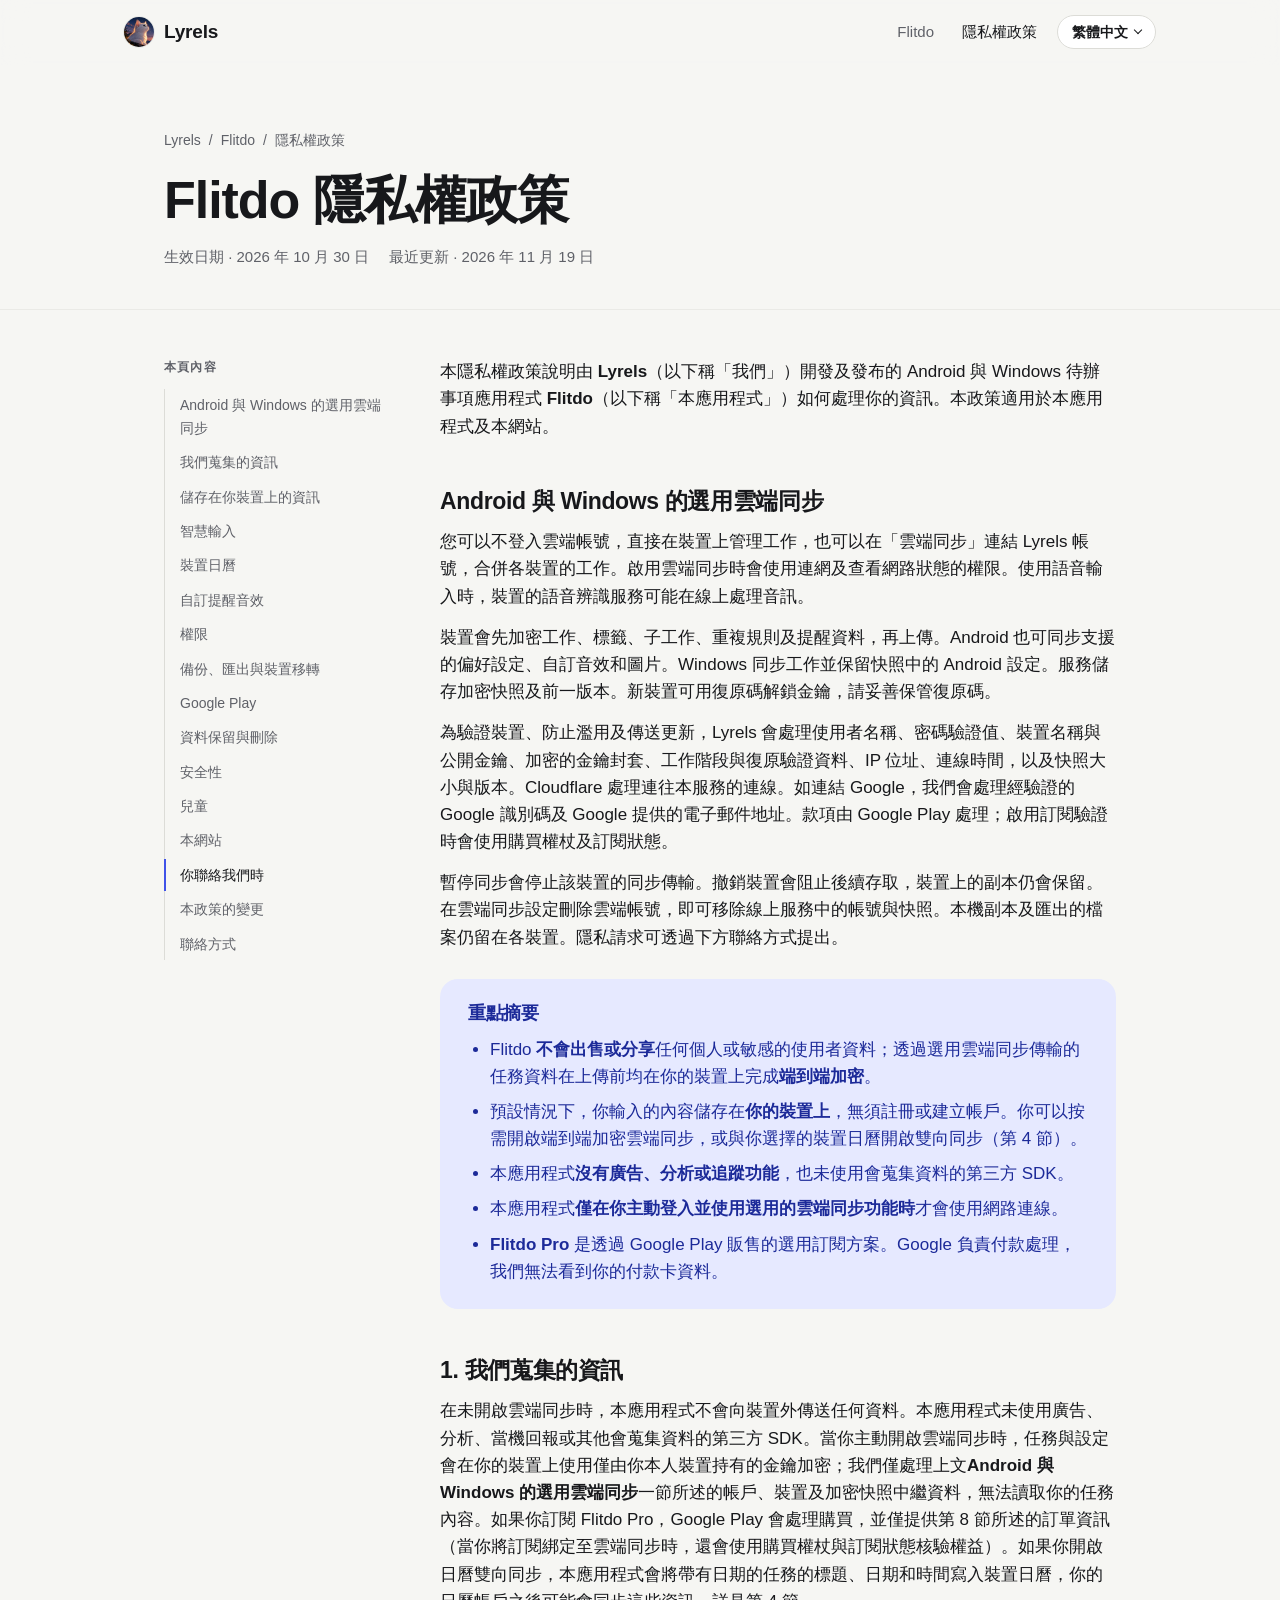
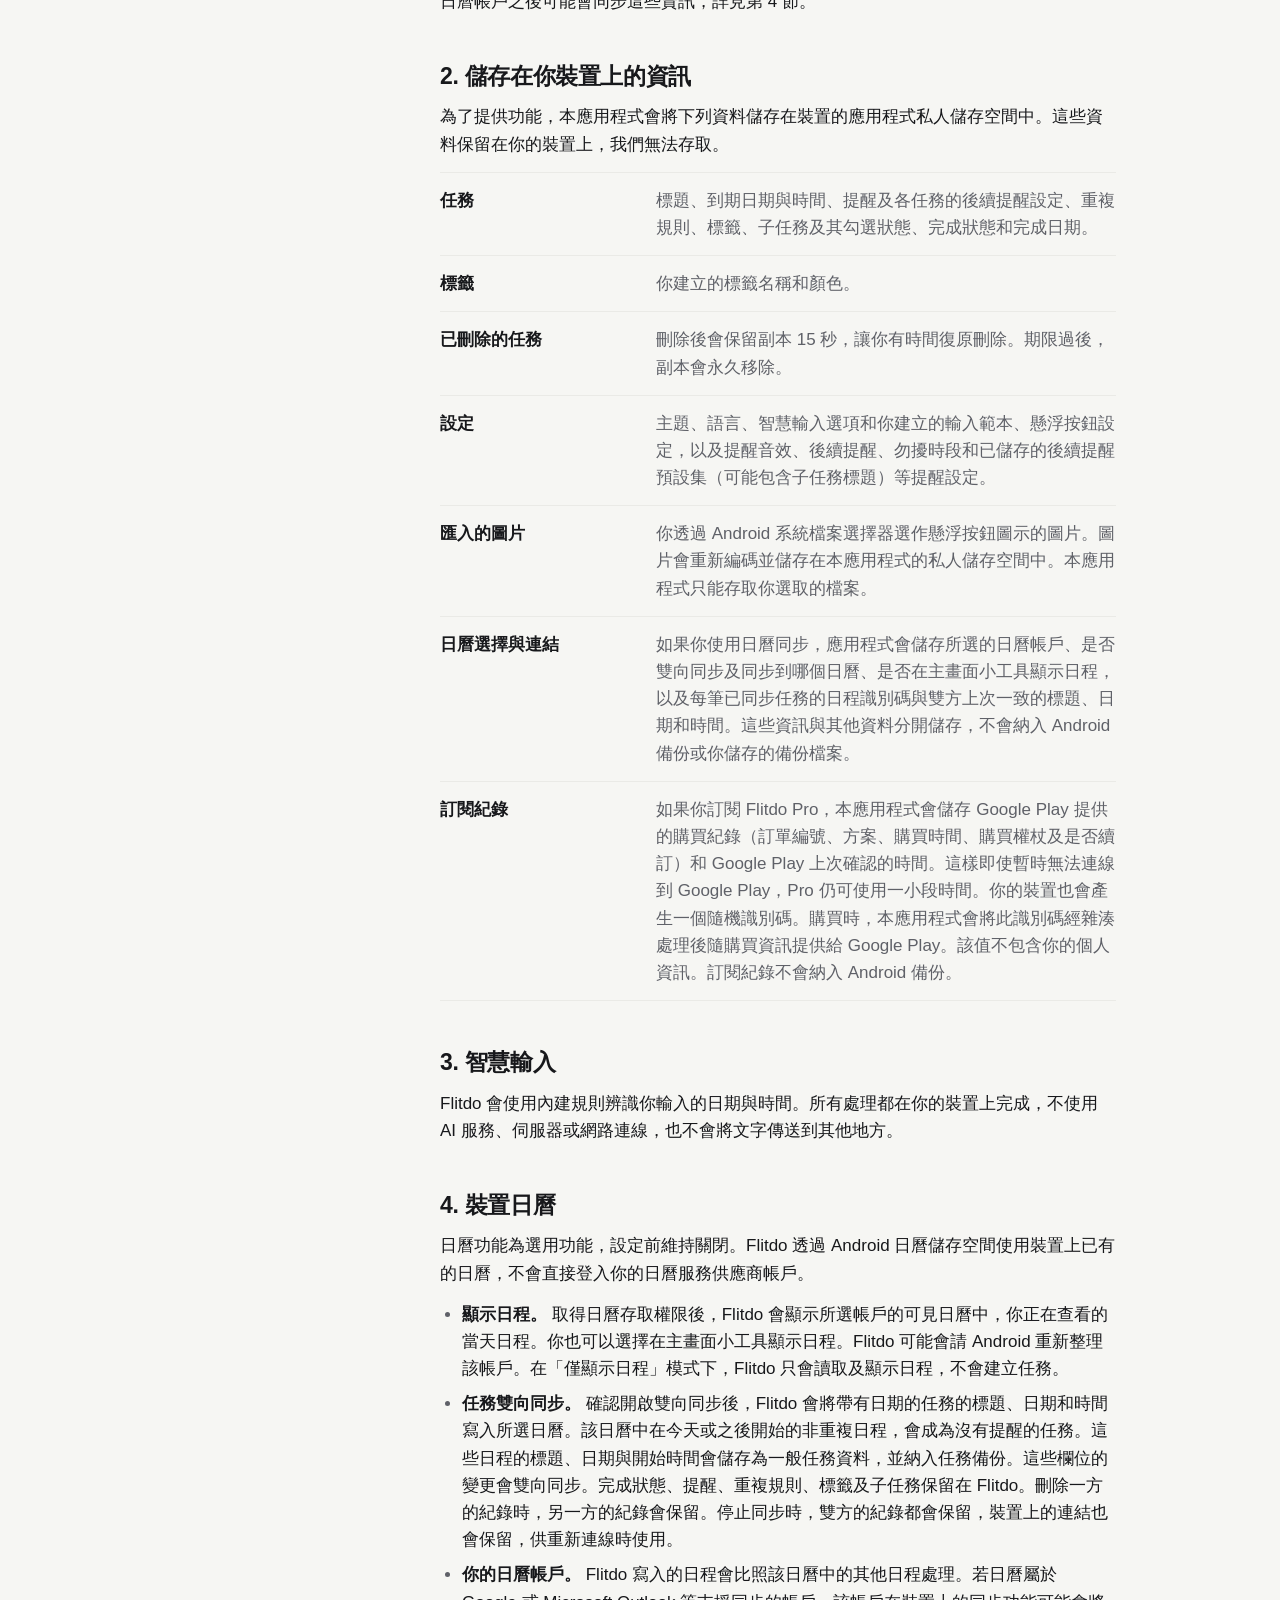
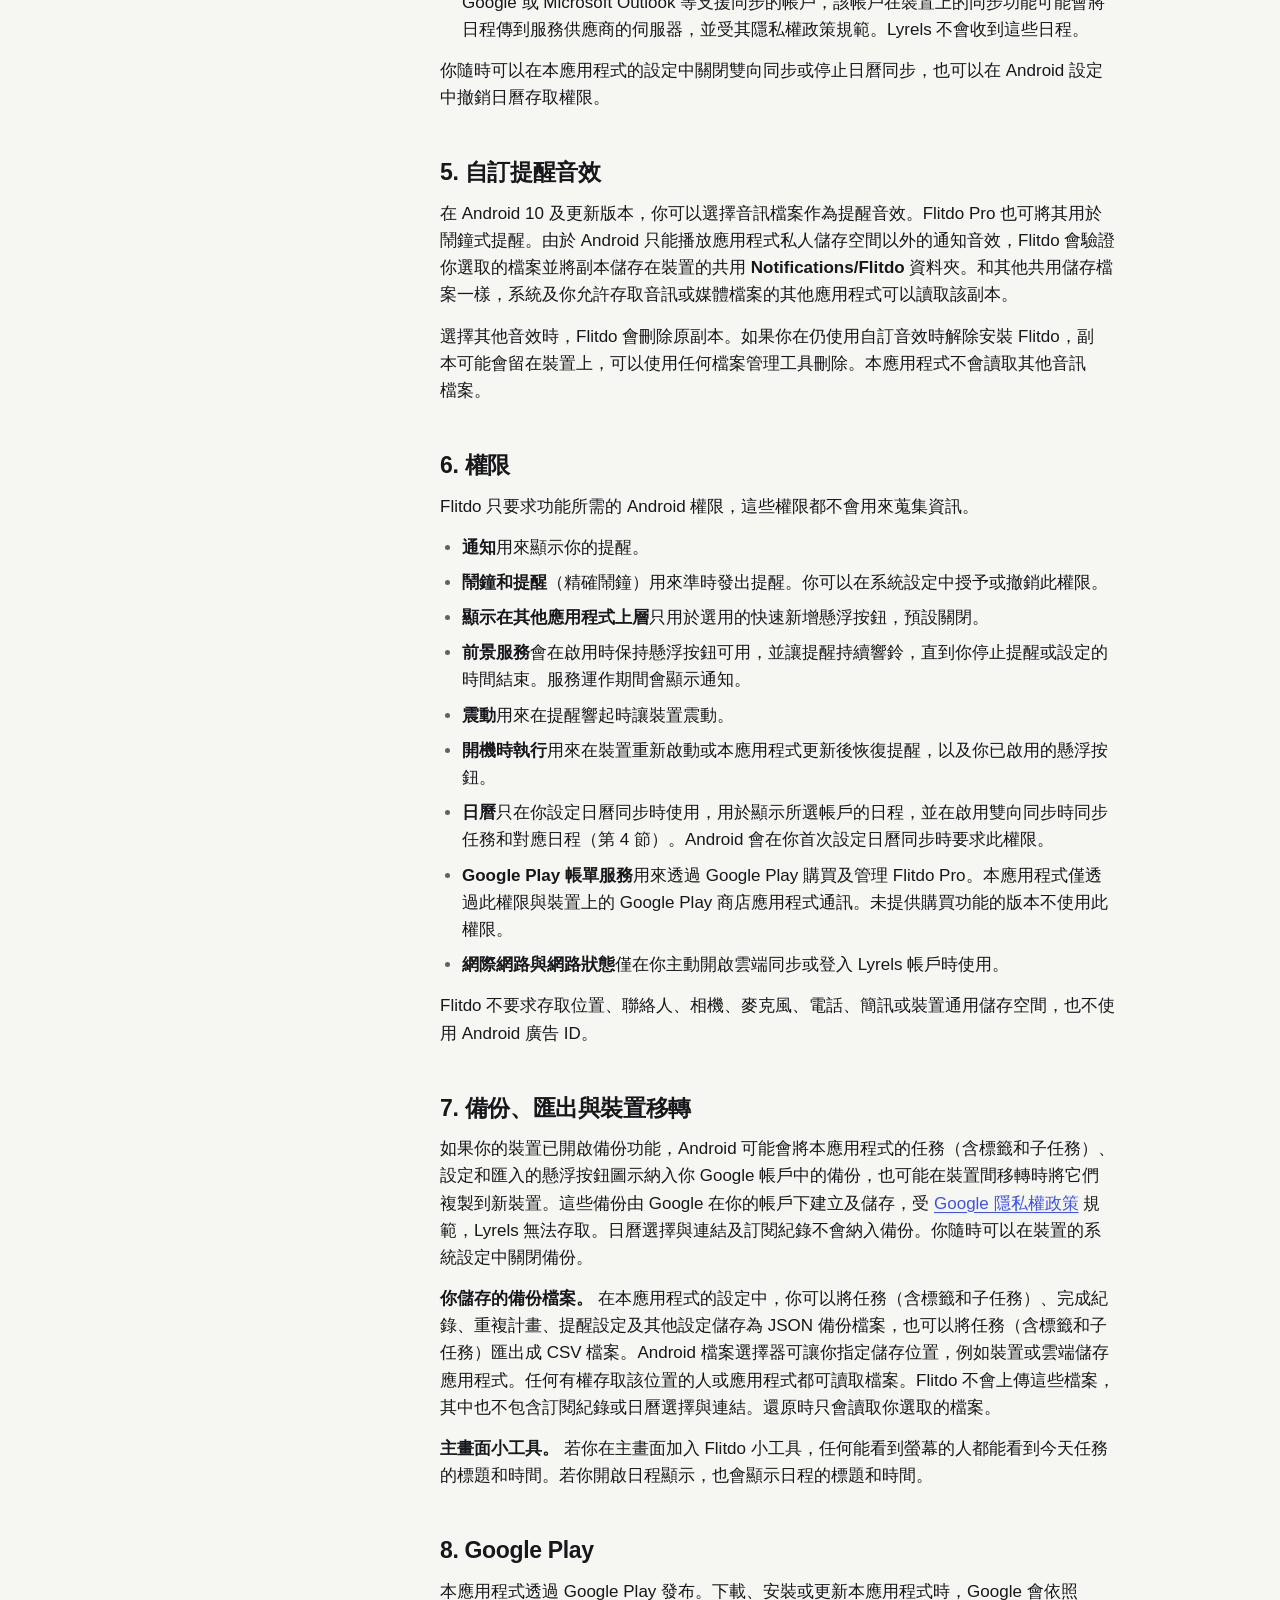
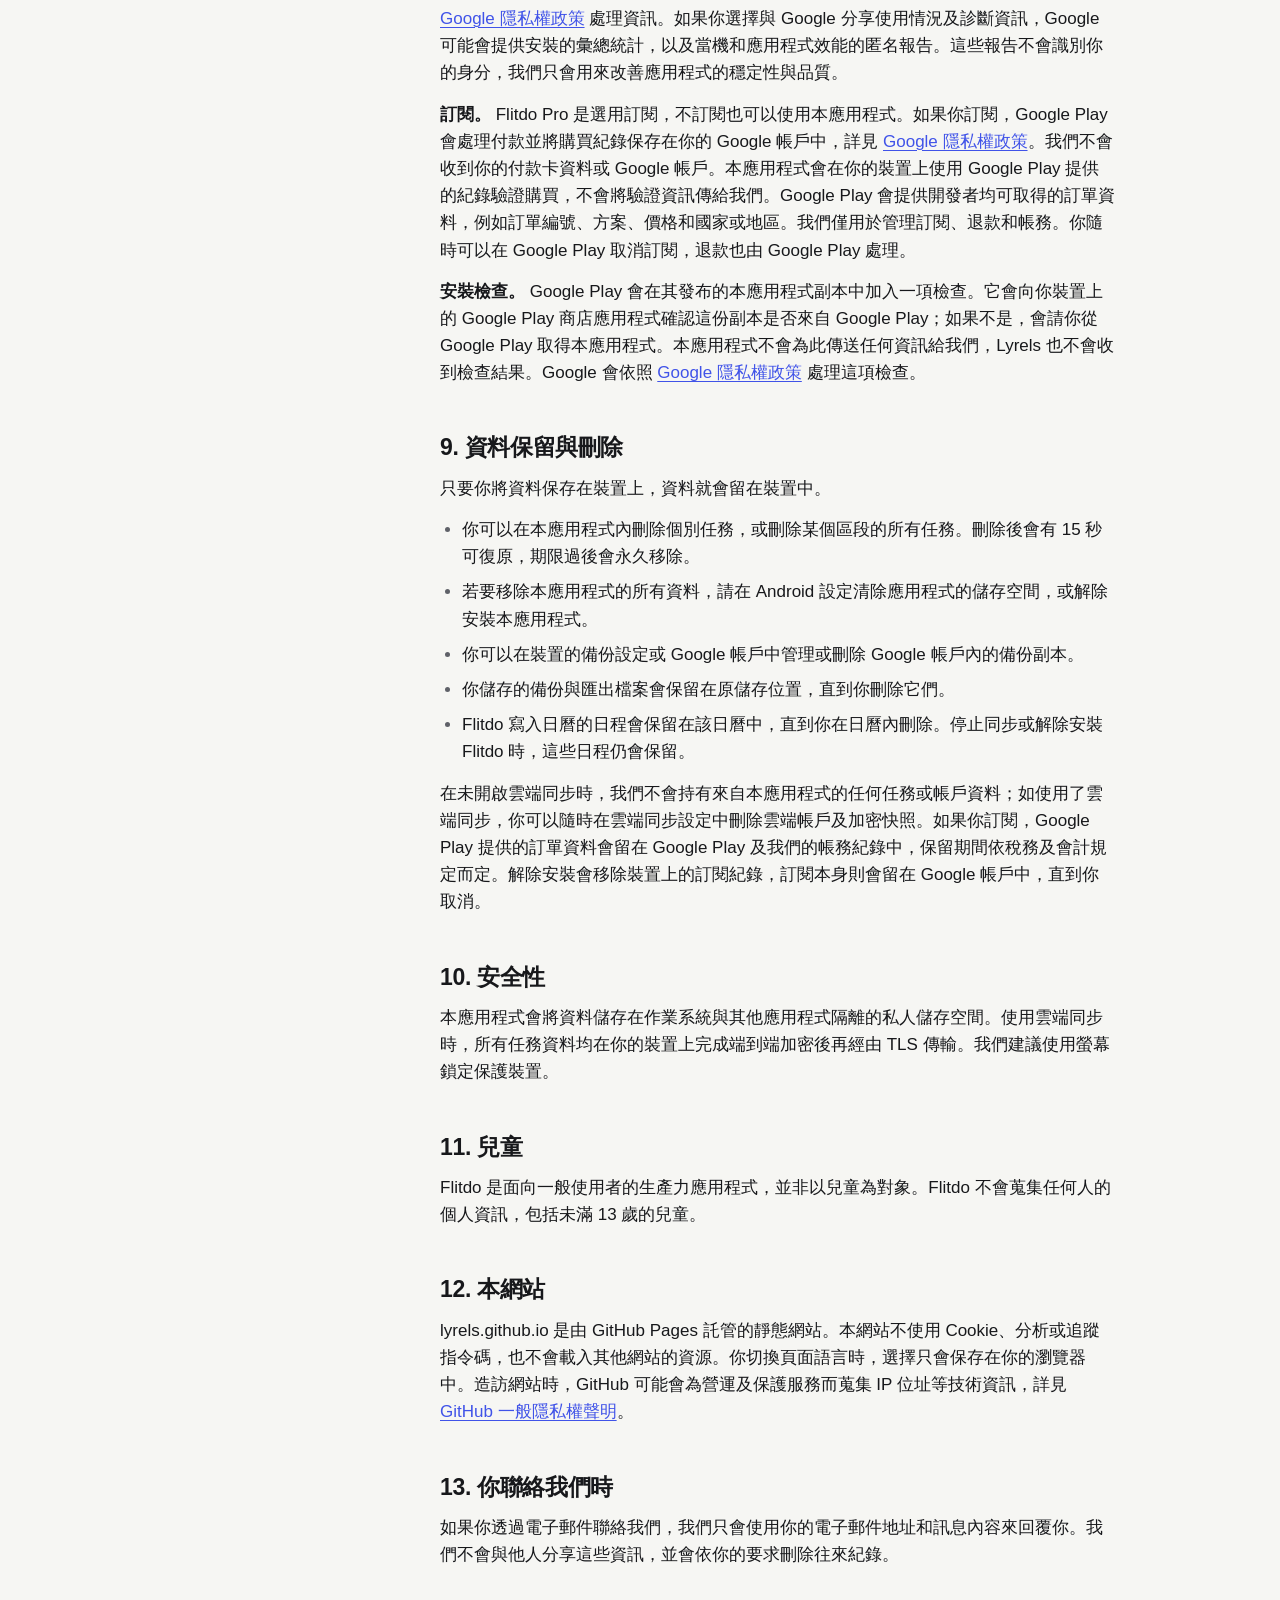
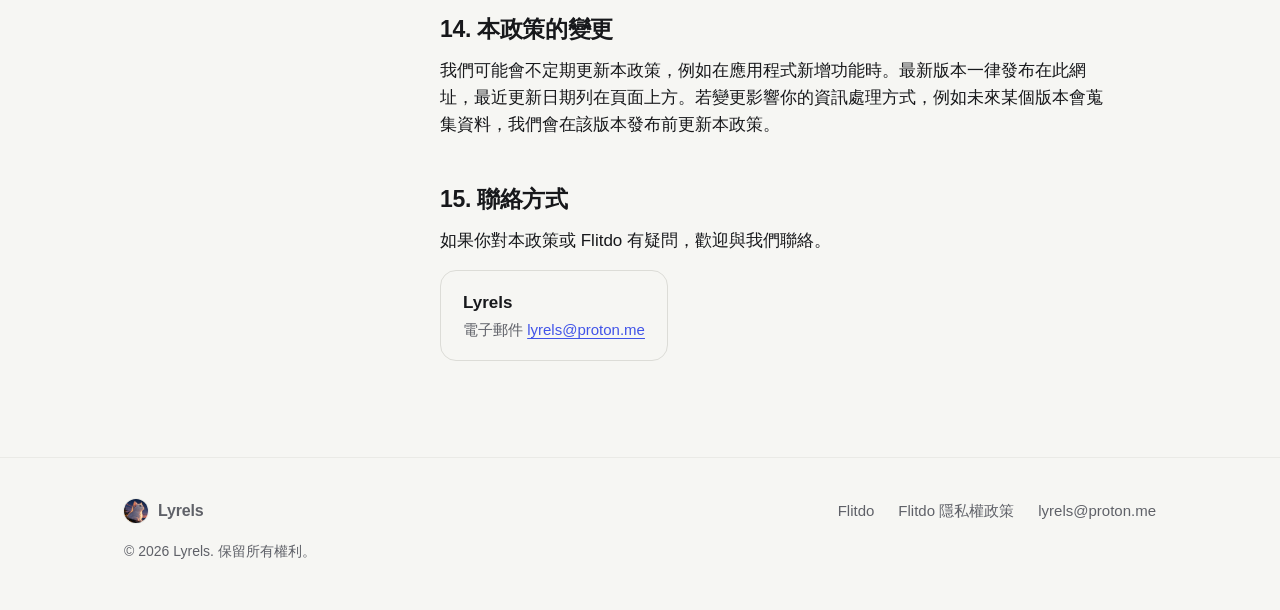
<file: flitdo/privacy/zh-TW/index.html>
<!doctype html>
<html lang="zh-TW" data-static-lang>
<head>
  <meta charset="utf-8">
  <meta name="viewport" content="width=device-width, initial-scale=1">
  <title>Flitdo 隱私權政策 — Lyrels</title>
  <meta name="description" content="Lyrels 開發的 Android 待辦事項應用程式 Flitdo 的隱私權政策。">
  <link rel="canonical" href="https://lyrels.github.io/flitdo/privacy/zh-TW/">
  <link rel="alternate" hreflang="en" href="https://lyrels.github.io/flitdo/privacy/">
  <link rel="alternate" hreflang="zh-CN" href="https://lyrels.github.io/flitdo/privacy/zh-CN/">
  <link rel="alternate" hreflang="zh-TW" href="https://lyrels.github.io/flitdo/privacy/zh-TW/">
  <link rel="alternate" hreflang="ja" href="https://lyrels.github.io/flitdo/privacy/ja/">
  <link rel="alternate" hreflang="ko" href="https://lyrels.github.io/flitdo/privacy/ko/">
  <link rel="alternate" hreflang="x-default" href="https://lyrels.github.io/flitdo/privacy/">
  <link rel="icon" href="/assets/img/flitdo-icon.svg" type="image/svg+xml">
  <link rel="apple-touch-icon" href="/assets/img/flitdo-touch-icon.png">
  <meta name="theme-color" content="#f6f6f3" media="(prefers-color-scheme: light)">
  <meta name="theme-color" content="#0f1013" media="(prefers-color-scheme: dark)">
  <meta property="og:type" content="article">
  <meta property="og:site_name" content="Lyrels">
  <meta property="og:title" content="Flitdo 隱私權政策">
  <meta property="og:description" content="Lyrels 開發的 Android 待辦事項應用程式 Flitdo 的隱私權政策。">
  <meta property="og:image" content="https://lyrels.github.io/assets/img/flitdo-icon-512.png">
  <meta property="og:url" content="https://lyrels.github.io/flitdo/privacy/zh-TW/">
  <script src="/assets/js/language.js?v=site-languages"></script>
  <link rel="stylesheet" href="/assets/css/site.css?v=site-languages">
  <script src="/assets/js/site.js?v=site-languages" defer></script>
</head>
<body>
  <a class="skip" href="#main">跳至正文</a>

  <header class="site-header">
    <div class="wrap">
      <a class="brand" href="/">
        <img class="avatar" src="/assets/img/lyrels-avatar.jpg" alt="" width="30" height="30">
        Lyrels
      </a>
      <nav class="nav policy-nav" aria-label="主要導覽">
        <a href="/flitdo/">Flitdo</a>
        <a href="/flitdo/privacy/zh-TW/" aria-current="page">隱私權政策</a>
        <details class="policy-language-menu">
          <summary class="lang-toggle" aria-label="政策語言 · 繁體中文">繁體中文</summary>
          <div class="policy-languages">
            <a href="/flitdo/privacy/?lang=en" lang="en" hreflang="en">English</a>
            <a href="/flitdo/privacy/zh-CN/" lang="zh-CN" hreflang="zh-CN">简体中文</a>
            <a href="/flitdo/privacy/zh-TW/" lang="zh-TW" hreflang="zh-TW" aria-current="page">繁體中文</a>
            <a href="/flitdo/privacy/ja/" lang="ja" hreflang="ja">日本語</a>
            <a href="/flitdo/privacy/ko/" lang="ko" hreflang="ko">한국어</a>
          </div>
        </details>
      </nav>
    </div>
  </header>

  <main id="main">
    <div class="doc-head">
      <div class="wrap">
        <nav class="crumbs" aria-label="階層導覽">
          <a href="/">Lyrels</a><span aria-hidden="true">/</span><a href="/flitdo/">Flitdo</a><span aria-hidden="true">/</span><span>隱私權政策</span>
        </nav>
        <h1>Flitdo 隱私權政策</h1>
        <p class="dates">
          <span>生效日期 · <time datetime="2026-10-30">2026 年 10 月 30 日</time></span>
          <span>最近更新 · <time datetime="2026-11-19">2026 年 11 月 19 日</time></span>
        </p>
      </div>
    </div>

    <div class="doc">
      <div class="wrap">
        <aside class="toc" aria-label="本頁內容">
          <p>本頁內容</p>
          <ol>
            <li><a href="#cloud-sync">Android 與 Windows 的選用雲端同步</a></li>
            <li><a href="#collect">我們蒐集的資訊</a></li>
            <li><a href="#device">儲存在你裝置上的資訊</a></li>
            <li><a href="#smart-input">智慧輸入</a></li>
            <li><a href="#calendars">裝置日曆</a></li>
            <li><a href="#sounds">自訂提醒音效</a></li>
            <li><a href="#permissions">權限</a></li>
            <li><a href="#backup">備份、匯出與裝置移轉</a></li>
            <li><a href="#google-play">Google Play</a></li>
            <li><a href="#retention">資料保留與刪除</a></li>
            <li><a href="#security">安全性</a></li>
            <li><a href="#children">兒童</a></li>
            <li><a href="#website">本網站</a></li>
            <li><a href="#emails">你聯絡我們時</a></li>
            <li><a href="#changes">本政策的變更</a></li>
            <li><a href="#contact">聯絡方式</a></li>
          </ol>
        </aside>

        <article class="prose">
          <p>本隱私權政策說明由 <strong>Lyrels</strong>（以下稱「我們」）開發及發布的 Android 與 Windows 待辦事項應用程式 <strong>Flitdo</strong>（以下稱「本應用程式」）如何處理你的資訊。本政策適用於本應用程式及本網站。</p>
          <h2 id="cloud-sync">Android 與 Windows 的選用雲端同步</h2>
          <p>您可以不登入雲端帳號，直接在裝置上管理工作，也可以在「雲端同步」連結 Lyrels 帳號，合併各裝置的工作。啟用雲端同步時會使用連網及查看網路狀態的權限。使用語音輸入時，裝置的語音辨識服務可能在線上處理音訊。</p>
          <p>裝置會先加密工作、標籤、子工作、重複規則及提醒資料，再上傳。Android 也可同步支援的偏好設定、自訂音效和圖片。Windows 同步工作並保留快照中的 Android 設定。服務儲存加密快照及前一版本。新裝置可用復原碼解鎖金鑰，請妥善保管復原碼。</p>
          <p>為驗證裝置、防止濫用及傳送更新，Lyrels 會處理使用者名稱、密碼驗證值、裝置名稱與公開金鑰、加密的金鑰封套、工作階段與復原驗證資料、IP 位址、連線時間，以及快照大小與版本。Cloudflare 處理連往本服務的連線。如連結 Google，我們會處理經驗證的 Google 識別碼及 Google 提供的電子郵件地址。款項由 Google Play 處理；啟用訂閱驗證時會使用購買權杖及訂閱狀態。</p>
          <p>暫停同步會停止該裝置的同步傳輸。撤銷裝置會阻止後續存取，裝置上的副本仍會保留。在雲端同步設定刪除雲端帳號，即可移除線上服務中的帳號與快照。本機副本及匯出的檔案仍留在各裝置。隱私請求可透過下方聯絡方式提出。</p>

          <div class="summary" style="margin-top:28px">
            <h2 id="summary">重點摘要</h2>
            <ul>
              <li>Flitdo <strong>不會出售或分享</strong>任何個人或敏感的使用者資料；透過選用雲端同步傳輸的任務資料在上傳前均在你的裝置上完成<strong>端到端加密</strong>。</li>
              <li>預設情況下，你輸入的內容儲存在<strong>你的裝置上</strong>，無須註冊或建立帳戶。你可以按需開啟端到端加密雲端同步，或與你選擇的裝置日曆開啟雙向同步（第 4 節）。</li>
              <li>本應用程式<strong>沒有廣告、分析或追蹤功能</strong>，也未使用會蒐集資料的第三方 SDK。</li>
              <li>本應用程式<strong>僅在你主動登入並使用選用的雲端同步功能時</strong>才會使用網路連線。</li>
              <li><strong>Flitdo Pro</strong> 是透過 Google Play 販售的選用訂閱方案。Google 負責付款處理，我們無法看到你的付款卡資料。</li>
            </ul>
          </div>

          <h2 id="collect">1. 我們蒐集的資訊</h2>
          <p>在未開啟雲端同步時，本應用程式不會向裝置外傳送任何資料。本應用程式未使用廣告、分析、當機回報或其他會蒐集資料的第三方 SDK。當你主動開啟雲端同步時，任務與設定會在你的裝置上使用僅由你本人裝置持有的金鑰加密；我們僅處理上文<strong>Android 與 Windows 的選用雲端同步</strong>一節所述的帳戶、裝置及加密快照中繼資料，無法讀取你的任務內容。如果你訂閱 Flitdo Pro，Google Play 會處理購買，並僅提供第 8 節所述的訂單資訊（當你將訂閱綁定至雲端同步時，還會使用購買權杖與訂閱狀態核驗權益）。如果你開啟日曆雙向同步，本應用程式會將帶有日期的任務的標題、日期和時間寫入裝置日曆，你的日曆帳戶之後可能會同步這些資訊，詳見第 4 節。</p>

          <h2 id="device">2. 儲存在你裝置上的資訊</h2>
          <p>為了提供功能，本應用程式會將下列資料儲存在裝置的應用程式私人儲存空間中。這些資料保留在你的裝置上，我們無法存取。</p>
          <dl>
            <div><dt>任務</dt><dd>標題、到期日期與時間、提醒及各任務的後續提醒設定、重複規則、標籤、子任務及其勾選狀態、完成狀態和完成日期。</dd></div>
            <div><dt>標籤</dt><dd>你建立的標籤名稱和顏色。</dd></div>
            <div><dt>已刪除的任務</dt><dd>刪除後會保留副本 15 秒，讓你有時間復原刪除。期限過後，副本會永久移除。</dd></div>
            <div><dt>設定</dt><dd>主題、語言、智慧輸入選項和你建立的輸入範本、懸浮按鈕設定，以及提醒音效、後續提醒、勿擾時段和已儲存的後續提醒預設集（可能包含子任務標題）等提醒設定。</dd></div>
            <div><dt>匯入的圖片</dt><dd>你透過 Android 系統檔案選擇器選作懸浮按鈕圖示的圖片。圖片會重新編碼並儲存在本應用程式的私人儲存空間中。本應用程式只能存取你選取的檔案。</dd></div>
            <div><dt>日曆選擇與連結</dt><dd>如果你使用日曆同步，應用程式會儲存所選的日曆帳戶、是否雙向同步及同步到哪個日曆、是否在主畫面小工具顯示日程，以及每筆已同步任務的日程識別碼與雙方上次一致的標題、日期和時間。這些資訊與其他資料分開儲存，不會納入 Android 備份或你儲存的備份檔案。</dd></div>
            <div><dt>訂閱紀錄</dt><dd>如果你訂閱 Flitdo Pro，本應用程式會儲存 Google Play 提供的購買紀錄（訂單編號、方案、購買時間、購買權杖及是否續訂）和 Google Play 上次確認的時間。這樣即使暫時無法連線到 Google Play，Pro 仍可使用一小段時間。你的裝置也會產生一個隨機識別碼。購買時，本應用程式會將此識別碼經雜湊處理後隨購買資訊提供給 Google Play。該值不包含你的個人資訊。訂閱紀錄不會納入 Android 備份。</dd></div>
          </dl>

          <h2 id="smart-input">3. 智慧輸入</h2>
          <p>Flitdo 會使用內建規則辨識你輸入的日期與時間。所有處理都在你的裝置上完成，不使用 AI 服務、伺服器或網路連線，也不會將文字傳送到其他地方。</p>

          <h2 id="calendars">4. 裝置日曆</h2>
          <p>日曆功能為選用功能，設定前維持關閉。Flitdo 透過 Android 日曆儲存空間使用裝置上已有的日曆，不會直接登入你的日曆服務供應商帳戶。</p>
          <ul>
            <li><strong>顯示日程。</strong> 取得日曆存取權限後，Flitdo 會顯示所選帳戶的可見日曆中，你正在查看的當天日程。你也可以選擇在主畫面小工具顯示日程。Flitdo 可能會請 Android 重新整理該帳戶。在「僅顯示日程」模式下，Flitdo 只會讀取及顯示日程，不會建立任務。</li>
            <li><strong>任務雙向同步。</strong> 確認開啟雙向同步後，Flitdo 會將帶有日期的任務的標題、日期和時間寫入所選日曆。該日曆中在今天或之後開始的非重複日程，會成為沒有提醒的任務。這些日程的標題、日期與開始時間會儲存為一般任務資料，並納入任務備份。這些欄位的變更會雙向同步。完成狀態、提醒、重複規則、標籤及子任務保留在 Flitdo。刪除一方的紀錄時，另一方的紀錄會保留。停止同步時，雙方的紀錄都會保留，裝置上的連結也會保留，供重新連線時使用。</li>
            <li><strong>你的日曆帳戶。</strong> Flitdo 寫入的日程會比照該日曆中的其他日程處理。若日曆屬於 Google 或 Microsoft Outlook 等支援同步的帳戶，該帳戶在裝置上的同步功能可能會將日程傳到服務供應商的伺服器，並受其隱私權政策規範。Lyrels 不會收到這些日程。</li>
          </ul>
          <p>你隨時可以在本應用程式的設定中關閉雙向同步或停止日曆同步，也可以在 Android 設定中撤銷日曆存取權限。</p>

          <h2 id="sounds">5. 自訂提醒音效</h2>
          <p>在 Android 10 及更新版本，你可以選擇音訊檔案作為提醒音效。Flitdo Pro 也可將其用於鬧鐘式提醒。由於 Android 只能播放應用程式私人儲存空間以外的通知音效，Flitdo 會驗證你選取的檔案並將副本儲存在裝置的共用 <strong>Notifications/Flitdo</strong> 資料夾。和其他共用儲存檔案一樣，系統及你允許存取音訊或媒體檔案的其他應用程式可以讀取該副本。</p>
          <p>選擇其他音效時，Flitdo 會刪除原副本。如果你在仍使用自訂音效時解除安裝 Flitdo，副本可能會留在裝置上，可以使用任何檔案管理工具刪除。本應用程式不會讀取其他音訊檔案。</p>

          <h2 id="permissions">6. 權限</h2>
          <p>Flitdo 只要求功能所需的 Android 權限，這些權限都不會用來蒐集資訊。</p>
          <ul>
            <li><strong>通知</strong>用來顯示你的提醒。</li>
            <li><strong>鬧鐘和提醒</strong>（精確鬧鐘）用來準時發出提醒。你可以在系統設定中授予或撤銷此權限。</li>
            <li><strong>顯示在其他應用程式上層</strong>只用於選用的快速新增懸浮按鈕，預設關閉。</li>
            <li><strong>前景服務</strong>會在啟用時保持懸浮按鈕可用，並讓提醒持續響鈴，直到你停止提醒或設定的時間結束。服務運作期間會顯示通知。</li>
            <li><strong>震動</strong>用來在提醒響起時讓裝置震動。</li>
            <li><strong>開機時執行</strong>用來在裝置重新啟動或本應用程式更新後恢復提醒，以及你已啟用的懸浮按鈕。</li>
            <li><strong>日曆</strong>只在你設定日曆同步時使用，用於顯示所選帳戶的日程，並在啟用雙向同步時同步任務和對應日程（第 4 節）。Android 會在你首次設定日曆同步時要求此權限。</li>
            <li><strong>Google Play 帳單服務</strong>用來透過 Google Play 購買及管理 Flitdo Pro。本應用程式僅透過此權限與裝置上的 Google Play 商店應用程式通訊。未提供購買功能的版本不使用此權限。</li>
            <li><strong>網際網路與網路狀態</strong>僅在你主動開啟雲端同步或登入 Lyrels 帳戶時使用。</li>
          </ul>
          <p>Flitdo 不要求存取位置、聯絡人、相機、麥克風、電話、簡訊或裝置通用儲存空間，也不使用 Android 廣告 ID。</p>

          <h2 id="backup">7. 備份、匯出與裝置移轉</h2>
          <p>如果你的裝置已開啟備份功能，Android 可能會將本應用程式的任務（含標籤和子任務）、設定和匯入的懸浮按鈕圖示納入你 Google 帳戶中的備份，也可能在裝置間移轉時將它們複製到新裝置。這些備份由 Google 在你的帳戶下建立及儲存，受 <a href="https://policies.google.com/privacy?hl=zh-TW" rel="noopener">Google 隱私權政策</a> 規範，Lyrels 無法存取。日曆選擇與連結及訂閱紀錄不會納入備份。你隨時可以在裝置的系統設定中關閉備份。</p>
          <p><strong>你儲存的備份檔案。</strong> 在本應用程式的設定中，你可以將任務（含標籤和子任務）、完成紀錄、重複計畫、提醒設定及其他設定儲存為 JSON 備份檔案，也可以將任務（含標籤和子任務）匯出成 CSV 檔案。Android 檔案選擇器可讓你指定儲存位置，例如裝置或雲端儲存應用程式。任何有權存取該位置的人或應用程式都可讀取檔案。Flitdo 不會上傳這些檔案，其中也不包含訂閱紀錄或日曆選擇與連結。還原時只會讀取你選取的檔案。</p>
          <p><strong>主畫面小工具。</strong> 若你在主畫面加入 Flitdo 小工具，任何能看到螢幕的人都能看到今天任務的標題和時間。若你開啟日程顯示，也會顯示日程的標題和時間。</p>

          <h2 id="google-play">8. Google Play</h2>
          <p>本應用程式透過 Google Play 發布。下載、安裝或更新本應用程式時，Google 會依照 <a href="https://policies.google.com/privacy?hl=zh-TW" rel="noopener">Google 隱私權政策</a> 處理資訊。如果你選擇與 Google 分享使用情況及診斷資訊，Google 可能會提供安裝的彙總統計，以及當機和應用程式效能的匿名報告。這些報告不會識別你的身分，我們只會用來改善應用程式的穩定性與品質。</p>
          <p><strong>訂閱。</strong> Flitdo Pro 是選用訂閱，不訂閱也可以使用本應用程式。如果你訂閱，Google Play 會處理付款並將購買紀錄保存在你的 Google 帳戶中，詳見 <a href="https://policies.google.com/privacy?hl=zh-TW" rel="noopener">Google 隱私權政策</a>。我們不會收到你的付款卡資料或 Google 帳戶。本應用程式會在你的裝置上使用 Google Play 提供的紀錄驗證購買，不會將驗證資訊傳給我們。Google Play 會提供開發者均可取得的訂單資料，例如訂單編號、方案、價格和國家或地區。我們僅用於管理訂閱、退款和帳務。你隨時可以在 Google Play 取消訂閱，退款也由 Google Play 處理。</p>
          <p><strong>安裝檢查。</strong> Google Play 會在其發布的本應用程式副本中加入一項檢查。它會向你裝置上的 Google Play 商店應用程式確認這份副本是否來自 Google Play；如果不是，會請你從 Google Play 取得本應用程式。本應用程式不會為此傳送任何資訊給我們，Lyrels 也不會收到檢查結果。Google 會依照 <a href="https://policies.google.com/privacy?hl=zh-TW" rel="noopener">Google 隱私權政策</a> 處理這項檢查。</p>

          <h2 id="retention">9. 資料保留與刪除</h2>
          <p>只要你將資料保存在裝置上，資料就會留在裝置中。</p>
          <ul>
            <li>你可以在本應用程式內刪除個別任務，或刪除某個區段的所有任務。刪除後會有 15 秒可復原，期限過後會永久移除。</li>
            <li>若要移除本應用程式的所有資料，請在 Android 設定清除應用程式的儲存空間，或解除安裝本應用程式。</li>
            <li>你可以在裝置的備份設定或 Google 帳戶中管理或刪除 Google 帳戶內的備份副本。</li>
            <li>你儲存的備份與匯出檔案會保留在原儲存位置，直到你刪除它們。</li>
            <li>Flitdo 寫入日曆的日程會保留在該日曆中，直到你在日曆內刪除。停止同步或解除安裝 Flitdo 時，這些日程仍會保留。</li>
          </ul>
          <p>在未開啟雲端同步時，我們不會持有來自本應用程式的任何任務或帳戶資料；如使用了雲端同步，你可以隨時在雲端同步設定中刪除雲端帳戶及加密快照。如果你訂閱，Google Play 提供的訂單資料會留在 Google Play 及我們的帳務紀錄中，保留期間依稅務及會計規定而定。解除安裝會移除裝置上的訂閱紀錄，訂閱本身則會留在 Google 帳戶中，直到你取消。</p>

          <h2 id="security">10. 安全性</h2>
          <p>本應用程式會將資料儲存在作業系統與其他應用程式隔離的私人儲存空間。使用雲端同步時，所有任務資料均在你的裝置上完成端到端加密後再經由 TLS 傳輸。我們建議使用螢幕鎖定保護裝置。</p>

          <h2 id="children">11. 兒童</h2>
          <p>Flitdo 是面向一般使用者的生產力應用程式，並非以兒童為對象。Flitdo 不會蒐集任何人的個人資訊，包括未滿 13 歲的兒童。</p>

          <h2 id="website">12. 本網站</h2>
          <p>lyrels.github.io 是由 GitHub Pages 託管的靜態網站。本網站不使用 Cookie、分析或追蹤指令碼，也不會載入其他網站的資源。你切換頁面語言時，選擇只會保存在你的瀏覽器中。造訪網站時，GitHub 可能會為營運及保護服務而蒐集 IP 位址等技術資訊，詳見 <a href="https://docs.github.com/en/site-policy/privacy-policies/github-general-privacy-statement" rel="noopener">GitHub 一般隱私權聲明</a>。</p>

          <h2 id="emails">13. 你聯絡我們時</h2>
          <p>如果你透過電子郵件聯絡我們，我們只會使用你的電子郵件地址和訊息內容來回覆你。我們不會與他人分享這些資訊，並會依你的要求刪除往來紀錄。</p>

          <h2 id="changes">14. 本政策的變更</h2>
          <p>我們可能會不定期更新本政策，例如在應用程式新增功能時。最新版本一律發布在此網址，最近更新日期列在頁面上方。若變更影響你的資訊處理方式，例如未來某個版本會蒐集資料，我們會在該版本發布前更新本政策。</p>

          <h2 id="contact">15. 聯絡方式</h2>
          <p>如果你對本政策或 Flitdo 有疑問，歡迎與我們聯絡。</p>
          <div class="contact-card">
            <strong>Lyrels</strong>
            <span>電子郵件 <a href="mailto:lyrels@proton.me">lyrels@proton.me</a></span>
          </div>
        </article>
      </div>
    </div>
  </main>

  <footer class="site-footer">
    <div class="wrap">
      <a class="brand" href="/">
        <img class="avatar" src="/assets/img/lyrels-avatar.jpg" alt="" width="30" height="30">
        Lyrels
      </a>
      <nav aria-label="頁尾導覽">
        <a href="/flitdo/">Flitdo</a>
        <a href="/flitdo/privacy/zh-TW/">Flitdo 隱私權政策</a>
        <a href="mailto:lyrels@proton.me">lyrels@proton.me</a>
      </nav>
      <small>© <span data-year>2026</span> Lyrels. 保留所有權利。</small>
    </div>
  </footer>
</body>
</html>
</file>
<file: assets/css/site.css>
/* Lyrels — site styles. Colours mirror the Flitdo app palette (ui/theme/Palette.kt). */

:root {
  --paper: #f6f6f3;
  --surface: #ffffff;
  --subtle: #edede9;
  --ink: #17181b;
  --muted: #5f6168;
  --line: #dcdcd7;
  --line-soft: #eaeae6;
  --brand: #4053e8;
  --brand-ink: #ffffff;
  --brand-soft: #e6e9ff;
  --brand-strong: #1c2a99;
  --normal: #2f7cf6;
  --soon: #e5770a;
  --overdue: #dc3b42;
  --undated: #a0a2a8;
  --done: #2e9e62;
  --shadow: 0 1px 2px rgba(23, 24, 27, .04), 0 8px 24px rgba(23, 24, 27, .06);
  --shadow-lg: 0 2px 6px rgba(23, 24, 27, .05), 0 24px 60px rgba(23, 24, 27, .12);
  --radius: 18px;
  --max: 1080px;
  --font: -apple-system, BlinkMacSystemFont, "Segoe UI", Roboto, "Helvetica Neue", Arial,
    "PingFang SC", "Hiragino Sans GB", "Microsoft YaHei", "Noto Sans SC", sans-serif;
  color-scheme: light;
}

@media (prefers-color-scheme: dark) {
  :root:not([data-theme="light"]) {
    --paper: #0f1013;
    --surface: #17181c;
    --subtle: #222328;
    --ink: #ececef;
    --muted: #9a9ca4;
    --line: #34353b;
    --line-soft: #26272c;
    --brand: #8c9bff;
    --brand-ink: #0e1440;
    --brand-soft: #26307a;
    --brand-strong: #dde1ff;
    --normal: #5e9bff;
    --soon: #ff9f43;
    --overdue: #ff6369;
    --undated: #6e7078;
    --done: #4cc38a;
    --shadow: 0 1px 2px rgba(0, 0, 0, .3), 0 8px 24px rgba(0, 0, 0, .25);
    --shadow-lg: 0 2px 6px rgba(0, 0, 0, .3), 0 24px 60px rgba(0, 0, 0, .45);
    color-scheme: dark;
  }
}

:root[data-theme="dark"] {
  --paper: #0f1013;
  --surface: #17181c;
  --subtle: #222328;
  --ink: #ececef;
  --muted: #9a9ca4;
  --line: #34353b;
  --line-soft: #26272c;
  --brand: #8c9bff;
  --brand-ink: #0e1440;
  --brand-soft: #26307a;
  --brand-strong: #dde1ff;
  --normal: #5e9bff;
  --soon: #ff9f43;
  --overdue: #ff6369;
  --undated: #6e7078;
  --done: #4cc38a;
  --shadow: 0 1px 2px rgba(0, 0, 0, .3), 0 8px 24px rgba(0, 0, 0, .25);
  --shadow-lg: 0 2px 6px rgba(0, 0, 0, .3), 0 24px 60px rgba(0, 0, 0, .45);
  color-scheme: dark;
}

/* The site root selects which localized text is visible. */
html[data-lang]:not([data-lang="en"]) .en,
html[data-lang]:not([data-lang="zh"]) .zh,
html[data-lang]:not([data-lang="zh-tw"]) .zh-tw,
html[data-lang]:not([data-lang="ja"]) .ja,
html[data-lang]:not([data-lang="ko"]) .ko { display: none !important; }
html[lang="ko"] { word-break: keep-all; overflow-wrap: anywhere; }

*, *::before, *::after { box-sizing: border-box; }

html { -webkit-text-size-adjust: 100%; scroll-padding-top: 84px; }

body {
  margin: 0;
  background: var(--paper);
  color: var(--ink);
  font-family: var(--font);
  font-size: 17px;
  line-height: 1.6;
  -webkit-font-smoothing: antialiased;
  text-rendering: optimizeLegibility;
  overflow-x: hidden;
}

img, svg { display: block; max-width: 100%; }

a { color: var(--brand); text-decoration-thickness: 1px; text-underline-offset: 3px; }
a:hover { text-decoration-thickness: 2px; }

:focus-visible { outline: 2px solid var(--brand); outline-offset: 3px; border-radius: 6px; }

h1, h2, h3 { line-height: 1.15; letter-spacing: -0.02em; margin: 0; text-wrap: balance; }
p { margin: 0; text-wrap: pretty; }

.wrap { width: 100%; max-width: var(--max); margin: 0 auto; padding: 0 24px; }

.skip {
  position: absolute; left: 16px; top: -48px; z-index: 20;
  background: var(--ink); color: var(--paper); padding: 8px 14px; border-radius: 10px;
}
.skip:focus { top: 12px; }

/* ---------- Header ---------- */

.site-header {
  position: sticky; top: 0; z-index: 10;
  background: color-mix(in srgb, var(--paper) 82%, transparent);
  backdrop-filter: saturate(1.4) blur(14px);
  -webkit-backdrop-filter: saturate(1.4) blur(14px);
  border-bottom: 1px solid transparent;
  transition: border-color .2s;
}
.site-header.scrolled { border-bottom-color: var(--line-soft); }

.site-header .wrap { display: flex; align-items: center; gap: 24px; height: 64px; }

.brand {
  display: inline-flex; align-items: center; gap: 10px;
  color: var(--ink); text-decoration: none; font-weight: 700; font-size: 19px; letter-spacing: -0.01em;
}
.brand .avatar { width: 30px; height: 30px; border-radius: 50%; object-fit: cover; box-shadow: 0 0 0 1px var(--line-soft); }

.nav { display: flex; align-items: center; gap: 4px; margin-left: auto; }
.nav a {
  color: var(--muted); text-decoration: none; font-size: 15px; font-weight: 500;
  padding: 6px 12px; border-radius: 999px; transition: color .15s, background .15s;
}
.nav a:hover { color: var(--ink); background: var(--subtle); }
.nav a[aria-current="page"] { color: var(--ink); }

.lang-toggle {
  font: inherit; font-size: 14px; font-weight: 600; color: var(--ink);
  background: var(--surface); border: 1px solid var(--line); border-radius: 999px;
  height: 34px; min-width: 56px; padding: 0 14px; cursor: pointer; margin-left: 4px;
  transition: border-color .15s, background .15s;
}
.lang-toggle:hover { border-color: var(--muted); }

/* ---------- Buttons, badges ---------- */

.btn {
  display: inline-flex; align-items: center; justify-content: center; gap: 8px;
  height: 48px; padding: 0 22px; border-radius: 999px;
  font: inherit; font-size: 16px; font-weight: 600; text-decoration: none; white-space: nowrap;
  border: 1px solid transparent; transition: transform .15s, background .15s, border-color .15s;
}
.btn:hover { transform: translateY(-1px); }
.btn-primary { background: var(--brand); color: var(--brand-ink); }
.btn-primary:hover { background: color-mix(in srgb, var(--brand) 88%, var(--ink)); }
.btn-ghost { background: transparent; color: var(--ink); border-color: var(--line); }
.btn-ghost:hover { border-color: var(--muted); }
.btn svg { width: 18px; height: 18px; }

.badge {
  display: inline-flex; align-items: center; gap: 8px;
  font-size: 13px; font-weight: 600; letter-spacing: .02em;
  color: var(--brand-strong); background: var(--brand-soft);
  padding: 5px 12px; border-radius: 999px;
}
.badge::before {
  content: ""; width: 6px; height: 6px; border-radius: 50%; background: var(--brand);
}

.eyebrow {
  font-size: 13px; font-weight: 700; letter-spacing: .12em; text-transform: uppercase; color: var(--brand);
}
html[data-lang="zh"] .eyebrow,
html[data-lang="zh-tw"] .eyebrow { letter-spacing: .2em; }

/* ---------- Sections ---------- */

.section { padding: 96px 0; }
.section + .section { padding-top: 0; }
.section-head { max-width: 640px; margin-bottom: 48px; }
.section-head h2 { font-size: clamp(30px, 4vw, 42px); margin-top: 12px; }
.section-head p { color: var(--muted); font-size: 18px; margin-top: 16px; }

/* ---------- Home hero ---------- */

.hero { position: relative; padding: 96px 0 104px; overflow: hidden; }
.hero::before {
  content: ""; position: absolute; inset: -40% -10% auto auto; width: 720px; height: 720px;
  background: radial-gradient(closest-side, color-mix(in srgb, var(--brand) 22%, transparent), transparent);
  pointer-events: none; z-index: -1;
}
.hero h1 { font-size: clamp(40px, 7vw, 76px); max-width: 15ch; letter-spacing: -0.035em; }
html[data-lang="zh"] .hero h1,
html[data-lang="zh-tw"] .hero h1 { letter-spacing: -0.01em; max-width: 13em; }
.hero h1 .accent { color: var(--brand); }
.hero .lede { font-size: clamp(18px, 2.2vw, 21px); color: var(--muted); max-width: 560px; margin-top: 24px; }
.hero .actions { display: flex; flex-wrap: wrap; gap: 12px; margin-top: 36px; }

/* ---------- Product card (home) ---------- */

.product {
  display: grid; grid-template-columns: 1.1fr 1fr; align-items: center; gap: 40px;
  background: var(--surface); border: 1px solid var(--line-soft); border-radius: 28px;
  padding: 48px; box-shadow: var(--shadow); overflow: hidden; position: relative;
}
.product-info .app-id { display: flex; align-items: center; gap: 16px; }
.product-info .app-id img { width: 64px; height: 64px; border-radius: 16px; box-shadow: var(--shadow); }
.product-info h3 { font-size: 32px; }
.product-info .tagline { color: var(--muted); font-size: 16px; margin-top: 2px; }
.product-info .desc { margin-top: 24px; font-size: 17px; }
.product-info ul { list-style: none; padding: 0; margin: 24px 0 0; display: grid; gap: 10px; }
.product-info li { display: flex; gap: 12px; align-items: flex-start; color: var(--ink); font-size: 16px; }
.product-info li svg { flex: none; width: 20px; height: 20px; margin-top: 3px; color: var(--brand); }
.product-info .actions { display: flex; flex-wrap: wrap; gap: 12px; margin-top: 32px; }

.product-visual {
  position: relative; min-height: 360px; border-radius: 22px;
  background:
    radial-gradient(120% 90% at 100% 0%, color-mix(in srgb, var(--brand) 26%, transparent), transparent 60%),
    var(--subtle);
  display: grid; place-items: center; overflow: hidden;
}
.product-visual .big-icon { width: 148px; height: 148px; border-radius: 38px; box-shadow: var(--shadow-lg); }
.product-visual .chip {
  position: absolute; display: inline-flex; align-items: center; gap: 8px;
  background: var(--surface); color: var(--ink); border: 1px solid var(--line-soft);
  border-radius: 999px; padding: 8px 14px; font-size: 14px; font-weight: 500; box-shadow: var(--shadow);
  white-space: nowrap;
}
.product-visual .chip i { width: 8px; height: 8px; border-radius: 50%; display: inline-block; }
.product-visual .c1 { top: 18%; left: 8%; }
.product-visual .c2 { top: 30%; right: 6%; }
.product-visual .c3 { bottom: 16%; left: 14%; }

/* ---------- Principles grid ---------- */

.grid-3 { display: grid; grid-template-columns: repeat(3, 1fr); gap: 20px; }
.card {
  background: var(--surface); border: 1px solid var(--line-soft); border-radius: var(--radius);
  padding: 28px;
}
.card .icon {
  width: 44px; height: 44px; border-radius: 12px; display: grid; place-items: center;
  background: var(--brand-soft); color: var(--brand-strong); margin-bottom: 20px;
}
.card .icon svg { width: 22px; height: 22px; }
.card h3 { font-size: 19px; letter-spacing: -0.01em; }
.card p { color: var(--muted); font-size: 16px; margin-top: 8px; }

/* ---------- Contact band ---------- */

.contact {
  display: flex; align-items: center; justify-content: space-between; gap: 32px; flex-wrap: wrap;
  background: var(--surface); color: var(--ink); border: 1px solid var(--line-soft); border-radius: 28px;
  padding: 48px; box-shadow: var(--shadow);
}
.contact h2 { font-size: clamp(26px, 3.4vw, 36px); }
.contact p { color: var(--muted); margin-top: 10px; }

/* ---------- Footer ---------- */

.site-footer { border-top: 1px solid var(--line-soft); margin-top: 96px; padding: 40px 0 48px; }
.site-footer .wrap { display: flex; flex-wrap: wrap; gap: 16px 32px; align-items: center; justify-content: space-between; }
.site-footer .brand { font-size: 16px; }
.site-footer .brand .avatar { width: 24px; height: 24px; }
.site-footer nav { display: flex; flex-wrap: wrap; gap: 8px 24px; }
.site-footer a { color: var(--muted); text-decoration: none; font-size: 15px; }
.site-footer a:hover { color: var(--ink); }
.site-footer small { color: var(--muted); font-size: 14px; width: 100%; }

/* ---------- Flitdo product page ---------- */

.app-hero { padding: 72px 0 96px; position: relative; overflow: hidden; }
.app-hero::before {
  content: ""; position: absolute; left: 50%; top: -260px; width: 1100px; height: 700px; transform: translateX(-30%);
  background: radial-gradient(closest-side, color-mix(in srgb, var(--brand) 20%, transparent), transparent);
  pointer-events: none; z-index: -1;
}
.app-hero .wrap { display: grid; grid-template-columns: 1fr 1fr; align-items: center; gap: 48px; }
.app-hero .app-icon { width: 84px; height: 84px; border-radius: 22px; box-shadow: var(--shadow-lg); }
.app-hero h1 { font-size: clamp(44px, 6.4vw, 72px); letter-spacing: -0.035em; margin-top: 28px; }
.app-hero .tag { font-size: clamp(22px, 2.6vw, 28px); font-weight: 600; letter-spacing: -0.015em; margin-top: 8px; }
.app-hero .lede { color: var(--muted); font-size: 18px; max-width: 500px; margin-top: 20px; }
.app-hero .actions { display: flex; flex-wrap: wrap; align-items: center; gap: 12px 16px; margin-top: 32px; }
.app-hero .meta { color: var(--muted); font-size: 14px; margin-top: 20px; }

/* Phone mockup */
.stage { position: relative; display: flex; justify-content: center; padding: 8px 0 24px; }

.phone {
  position: relative; width: 300px; aspect-ratio: 9 / 19; border-radius: 44px;
  background: var(--ink); padding: 10px; box-shadow: var(--shadow-lg);
}
.screen {
  position: relative; height: 100%; border-radius: 35px; overflow: hidden;
  background: #f6f6f3; color: #17181b; font-size: 12px; line-height: 1.35;
  display: flex; flex-direction: column;
}
.screen .status { display: flex; justify-content: space-between; padding: 12px 22px 0; font-size: 11px; font-weight: 600; }
.screen .status span:last-child { letter-spacing: 2px; }
.screen .bar-title { padding: 14px 18px 8px; font-size: 22px; font-weight: 700; letter-spacing: -0.02em; }
.screen .group { padding: 6px 12px 0; }
.screen .group-h {
  display: flex; align-items: center; gap: 6px; padding: 6px 6px; font-weight: 700; font-size: 12px;
}
.screen .group-h em { font-style: normal; color: #6c6e75; font-weight: 600; }
.screen .row {
  position: relative; display: flex; align-items: center; gap: 10px;
  background: #fff; border-radius: 12px; padding: 9px 10px 9px 14px; margin-bottom: 6px; overflow: hidden;
  box-shadow: 0 1px 1px rgba(23, 24, 27, .04);
}
.screen .row::before { content: ""; position: absolute; left: 0; top: 0; bottom: 0; width: 4px; background: var(--s); }
.screen .row .tick { flex: none; width: 16px; height: 16px; border-radius: 50%; border: 1.6px solid #b8bac0; }
.screen .row .t { flex: 1; min-width: 0; }
.screen .row .t b { display: block; font-weight: 600; font-size: 12.5px; white-space: nowrap; overflow: hidden; text-overflow: ellipsis; }
.screen .row .t small { display: block; color: var(--s); font-size: 10.5px; font-weight: 600; }
.screen .row.is-done b { color: #9a9ca4; text-decoration: line-through; }
.screen .row.is-done .tick { background: #2e9e62; border-color: #2e9e62; }
.screen .nav-bar {
  margin-top: auto; display: flex; justify-content: space-around; align-items: center;
  padding: 10px 24px 18px; background: #fff; border-top: 1px solid #eaeae6;
}
.screen .nav-bar i { width: 18px; height: 18px; border-radius: 5px; background: #dcdcd7; }
.screen .nav-bar i.on { background: #4053e8; }
.screen .nav-bar .add {
  width: 40px; height: 40px; border-radius: 50%; background: #4053e8; display: grid; place-items: center;
}
.screen .nav-bar .add svg, .bubble svg { width: 20px; height: 20px; }

.bubble {
  position: absolute; right: 10px; top: 56%; width: 46px; height: 46px; border-radius: 50%;
  background: #4053e8; display: grid; place-items: center;
  box-shadow: 0 6px 18px rgba(64, 83, 232, .45);
}

.float-card {
  position: absolute; z-index: 2; background: var(--surface); color: var(--ink);
  border: 1px solid var(--line-soft); border-radius: 18px; box-shadow: var(--shadow-lg);
  padding: 14px 16px; width: 248px; font-size: 13px;
}
.float-card .typed { font-weight: 600; font-size: 15px; }
.float-card .typed::after {
  content: ""; display: inline-block; width: 2px; height: 1.05em; margin-left: 2px; vertical-align: -2px;
  background: var(--brand); animation: caret 1.1s steps(1) infinite;
}
.float-card .recog { color: var(--muted); font-size: 12px; margin-top: 6px; }
.float-card .chips { display: flex; flex-wrap: wrap; gap: 6px; margin-top: 10px; }
.float-card .chips span {
  background: var(--brand-soft); color: var(--brand-strong); border-radius: 999px; padding: 3px 10px;
  font-size: 12px; font-weight: 600;
}
.float-card.fc-1 { left: max(0px, calc(50% - 300px)); top: 60px; }
.float-card.fc-2 { right: max(0px, calc(50% - 290px)); bottom: 70px; width: 208px; }
.float-card .fc-label { font-size: 11px; font-weight: 700; letter-spacing: .08em; text-transform: uppercase; color: var(--brand); margin-bottom: 6px; }
.float-card .dots { display: flex; gap: 6px; margin-top: 8px; }
.float-card .dots i { width: 22px; height: 6px; border-radius: 3px; display: block; }

@keyframes caret { 50% { opacity: 0; } }
@media (prefers-reduced-motion: reduce) {
  .float-card .typed::after { animation: none; }
  .btn:hover { transform: none; }
}

/* Feature grid */
.features { display: grid; grid-template-columns: repeat(3, 1fr); gap: 20px; }
.feature {
  background: var(--surface); border: 1px solid var(--line-soft); border-radius: var(--radius); padding: 28px;
}
.feature.wide { grid-column: span 2; display: grid; grid-template-columns: 1fr 1fr; gap: 28px; align-items: center; }
.feature .icon {
  width: 44px; height: 44px; border-radius: 12px; display: grid; place-items: center;
  background: var(--brand-soft); color: var(--brand-strong); margin-bottom: 20px;
}
.feature .icon svg { width: 22px; height: 22px; }
.feature h3 { font-size: 19px; letter-spacing: -0.01em; }
.feature p { color: var(--muted); font-size: 16px; margin-top: 8px; }
.feature .examples { display: grid; gap: 8px; }
.feature .examples div {
  display: flex; justify-content: space-between; gap: 12px; align-items: center;
  background: var(--paper); border-radius: 12px; padding: 10px 14px; font-size: 14px;
}
.feature .examples q { quotes: none; font-weight: 600; }
.feature .examples span { color: var(--brand); font-weight: 600; white-space: nowrap; font-size: 13px; }

/* Status legend */
.legend { display: flex; flex-wrap: wrap; gap: 10px; margin-top: 18px; }
.legend span {
  display: inline-flex; align-items: center; gap: 8px; font-size: 13px; font-weight: 600;
  padding: 5px 12px 5px 10px; border-radius: 999px; background: var(--paper);
}
.legend i { width: 10px; height: 10px; border-radius: 3px; display: inline-block; }

/* Privacy band (product page) */
.privacy-band {
  display: grid; grid-template-columns: 1fr 1fr; gap: 48px; align-items: center;
  background: var(--surface); border: 1px solid var(--line-soft); border-radius: 28px; padding: 56px;
}
.privacy-band h2 { font-size: clamp(28px, 3.6vw, 40px); margin-top: 12px; }
.privacy-band p { color: var(--muted); margin-top: 16px; }
.privacy-band .actions { margin-top: 28px; }
.checks { list-style: none; margin: 0; padding: 0; display: grid; gap: 12px; }
.checks li {
  display: flex; gap: 14px; align-items: center; background: var(--paper); border-radius: 14px;
  padding: 16px 18px; font-weight: 600;
}
.checks li svg { flex: none; width: 22px; height: 22px; color: var(--done); }

/* Permissions table */
.perm { width: 100%; border-collapse: collapse; font-size: 16px; }
.perm th, .perm td { text-align: left; padding: 16px 12px; border-bottom: 1px solid var(--line-soft); vertical-align: top; }
.perm th { font-size: 13px; font-weight: 700; color: var(--muted); letter-spacing: .04em; text-transform: uppercase; }
.perm td:first-child { font-weight: 600; width: 34%; }
.perm td { color: var(--ink); }
.perm td + td { color: var(--muted); }
.perm-note { color: var(--muted); font-size: 15px; margin-top: 16px; }

.specs { display: flex; flex-wrap: wrap; gap: 10px; }
.specs span {
  border: 1px solid var(--line); border-radius: 999px; padding: 8px 16px; font-size: 15px; font-weight: 500;
}

/* ---------- Privacy policy (document) ---------- */

.doc-head { padding: 64px 0 40px; border-bottom: 1px solid var(--line-soft); }
.doc-head .wrap, .doc .wrap { max-width: 1000px; }
.crumbs { font-size: 14px; color: var(--muted); display: flex; gap: 8px; flex-wrap: wrap; }
.crumbs a { color: var(--muted); text-decoration: none; }
.crumbs a:hover { color: var(--ink); }
.doc-head h1 { font-size: clamp(34px, 5vw, 52px); margin-top: 20px; }
.doc-head .dates { color: var(--muted); font-size: 15px; margin-top: 14px; display: flex; flex-wrap: wrap; gap: 4px 20px; }
.policy-language-menu { position: relative; }
.policy-nav > a { white-space: nowrap; }
.policy-language-menu > summary {
  display: flex; align-items: center; justify-content: center; gap: 7px;
  list-style: none; white-space: nowrap;
}
.policy-language-menu > summary::-webkit-details-marker { display: none; }
.policy-language-menu > summary::after {
  content: ""; width: 6px; height: 6px;
  border: solid currentColor; border-width: 0 1px 1px 0;
  transform: translateY(-2px) rotate(45deg);
}
.policy-languages {
  position: absolute; inset-block-start: calc(100% + 8px); inset-inline-end: 0;
  display: grid; min-width: 128px; padding: 4px;
  background: var(--surface); border: 1px solid var(--line); border-radius: 12px;
}
.policy-language-menu:not([open]) > .policy-languages { display: none; }
.policy-languages a { padding: 8px 12px; border-radius: 8px; font-size: 14px; white-space: nowrap; }
.policy-languages [aria-current="page"] { background: var(--brand-soft); color: var(--brand-strong); }

.doc .wrap { display: grid; grid-template-columns: 220px minmax(0, 1fr); gap: 56px; padding-top: 48px; }
.toc { position: sticky; top: 96px; align-self: start; font-size: 14px; }
.toc p { font-weight: 700; font-size: 12px; letter-spacing: .1em; text-transform: uppercase; color: var(--muted); margin-bottom: 12px; }
.toc ol { list-style: none; margin: 0; padding: 0; display: grid; gap: 2px; border-left: 1px solid var(--line); }
.toc a { display: block; color: var(--muted); text-decoration: none; padding: 5px 0 5px 14px; margin-left: -1px; border-left: 2px solid transparent; }
.toc a:hover { color: var(--ink); border-left-color: var(--line); }
.toc a.active { color: var(--ink); border-left-color: var(--brand); }

.prose { max-width: 700px; }
.prose h2 { font-size: 23px; letter-spacing: -0.015em; margin: 48px 0 14px; }
.prose h2:first-child { margin-top: 0; }
.prose p, .prose li { color: var(--ink); }
.prose p + p, .prose p + ul, .prose ul + p { margin-top: 14px; }
.prose ul { padding-left: 22px; margin: 14px 0 0; }
.prose li + li { margin-top: 8px; }
.prose li::marker { color: var(--muted); }
.prose strong { font-weight: 650; }
.prose .summary {
  background: var(--brand-soft); color: var(--brand-strong); border-radius: 18px; padding: 24px 28px; margin-bottom: 8px;
}
.prose .summary h2 { margin: 0 0 12px; font-size: 18px; color: inherit; }
.prose .summary ul { margin: 0; }
.prose .summary li { color: inherit; }
.prose .summary li::marker { color: inherit; }
.prose dl { margin: 14px 0 0; display: grid; gap: 0; border-top: 1px solid var(--line-soft); }
.prose dl > div { display: grid; grid-template-columns: 200px 1fr; gap: 16px; padding: 14px 0; border-bottom: 1px solid var(--line-soft); }
.prose dt { font-weight: 650; }
.prose dd { margin: 0; color: var(--muted); }
.prose .contact-card {
  margin-top: 16px; display: inline-flex; flex-direction: column; gap: 2px;
  border: 1px solid var(--line); border-radius: 16px; padding: 18px 22px;
}
.prose .contact-card span { color: var(--muted); font-size: 15px; }

/* ---------- 404 ---------- */
.not-found { padding: 120px 0 40px; text-align: center; }
.not-found .code { font-size: 96px; font-weight: 800; letter-spacing: -0.05em; color: var(--brand); line-height: 1; }
.not-found h1 { font-size: 30px; margin-top: 16px; }
.not-found p { color: var(--muted); margin-top: 12px; }
.not-found .actions { display: flex; justify-content: center; flex-wrap: wrap; gap: 12px; margin-top: 32px; }

/* ---------- Responsive ---------- */

@media (max-width: 960px) {
  .product { grid-template-columns: 1fr; padding: 32px; }
  .product-visual { min-height: 280px; order: -1; }
  .app-hero .wrap { grid-template-columns: 1fr; }
  .stage { margin-top: 16px; }
  .float-card.fc-1 { left: 0; }
  .float-card.fc-2 { right: 0; }
  .features { grid-template-columns: 1fr 1fr; }
  .feature.wide { grid-column: span 2; }
  .privacy-band { grid-template-columns: 1fr; padding: 40px; gap: 32px; }
  .doc .wrap { grid-template-columns: 1fr; gap: 0; }
  .toc { display: none; }
}

@media (max-width: 720px) {
  body { font-size: 16px; }
  .wrap { padding: 0 16px; }
  .nav .hide-sm { display: none; }
  .nav a { padding: 6px 10px; }
  .site-header .wrap { gap: 12px; }
  .policy-language-menu > summary { padding-inline: 8px; margin-inline-start: 0; }
  .section { padding: 72px 0; }
  .section-head { margin-bottom: 32px; }
  .hero { padding: 64px 0 72px; }
  .grid-3, .features { grid-template-columns: minmax(0, 1fr); }
  .feature.wide { grid-column: auto; grid-template-columns: minmax(0, 1fr); gap: 20px; }
  .feature .examples div { flex-wrap: wrap; }
  .feature .examples span { white-space: normal; }
  .product { padding: 24px; border-radius: 22px; }
  .product-visual .chip { font-size: 12px; padding: 6px 11px; }
  .contact { padding: 32px 24px; border-radius: 22px; }
  .privacy-band { padding: 28px 22px; border-radius: 22px; }
  .app-hero { padding: 48px 0 72px; }
  .phone { width: 260px; }
  .float-card { position: relative; left: auto !important; right: auto !important; top: auto !important; bottom: auto !important; width: 100% !important; margin-top: 12px; }
  .stage { flex-direction: column; align-items: center; }
  .stage .float-card.fc-1 { order: -1; margin: 0 0 20px; }
  .perm td:first-child { width: auto; }
  .perm, .perm tbody, .perm tr, .perm td { display: block; }
  .perm thead { display: none; }
  .perm tr { padding: 14px 0; border-bottom: 1px solid var(--line-soft); }
  .perm td { border: 0; padding: 2px 0; }
  .prose dl > div { grid-template-columns: 1fr; gap: 4px; }
  .doc-head { padding: 40px 0 28px; }
  .doc .wrap { padding-top: 32px; }
  .prose .summary { padding: 20px; }
  .site-footer { margin-top: 72px; }
}

@media (max-width: 400px) {
  .policy-nav > a[aria-current="page"],
  .policy-nav > a[href="/flitdo/privacy/"] { display: none; }
}
</file>
<file: flitdo/review/review.css>
/* Flitdo review page. Everything else comes from /assets/css/site.css. */

.doc-head .review-wrap, .site-footer .review-wrap, .review-wrap { max-width: 720px; }
.doc-head .dates { display: block; }
.review { padding-top: 40px; }

.steps { margin: 0; padding-left: 22px; display: grid; gap: 10px; }
.steps li::marker { color: var(--muted); }

.unlock { margin-top: 32px; }
.unlock label { display: block; font-weight: 600; margin-bottom: 8px; }
.field-row { display: flex; gap: 12px; }
.field-row input {
  flex: 1; min-width: 0; height: 48px; padding: 0 14px;
  font: inherit; color: var(--ink); background: var(--surface);
  border: 1px solid var(--line); border-radius: 12px;
}
.field-row .btn:disabled { opacity: .5; }

.status { color: var(--muted); font-size: 15px; margin-top: 12px; min-height: 24px; }

.result { margin-top: 28px; padding: 24px; background: var(--surface); border: 1px solid var(--line-soft); border-radius: var(--radius); }
.result[hidden] { display: none; }
.result h2 { font-size: 20px; letter-spacing: -0.01em; }
.result textarea {
  display: block; width: 100%; margin: 14px 0 16px; padding: 12px 14px; resize: vertical;
  font-family: ui-monospace, SFMono-Regular, Consolas, "Liberation Mono", monospace; font-size: 13px; line-height: 1.5;
  overflow-wrap: anywhere; color: var(--ink); background: var(--paper);
  border: 1px solid var(--line); border-radius: 12px;
}
.result dl { margin: 20px 0 0; border-top: 1px solid var(--line-soft); }
.result dl > div { display: grid; grid-template-columns: 110px 1fr; gap: 12px; padding: 12px 0; border-bottom: 1px solid var(--line-soft); }
.result dt { font-weight: 600; }
.result dd { margin: 0; color: var(--muted); }
.warning { margin-top: 16px; color: var(--overdue); font-weight: 600; }
.warning[hidden] { display: none; }

.note { color: var(--muted); font-size: 15px; margin-top: 28px; }

@media (max-width: 480px) {
  .field-row { flex-direction: column; }
  .result { padding: 18px; }
}
</file>
